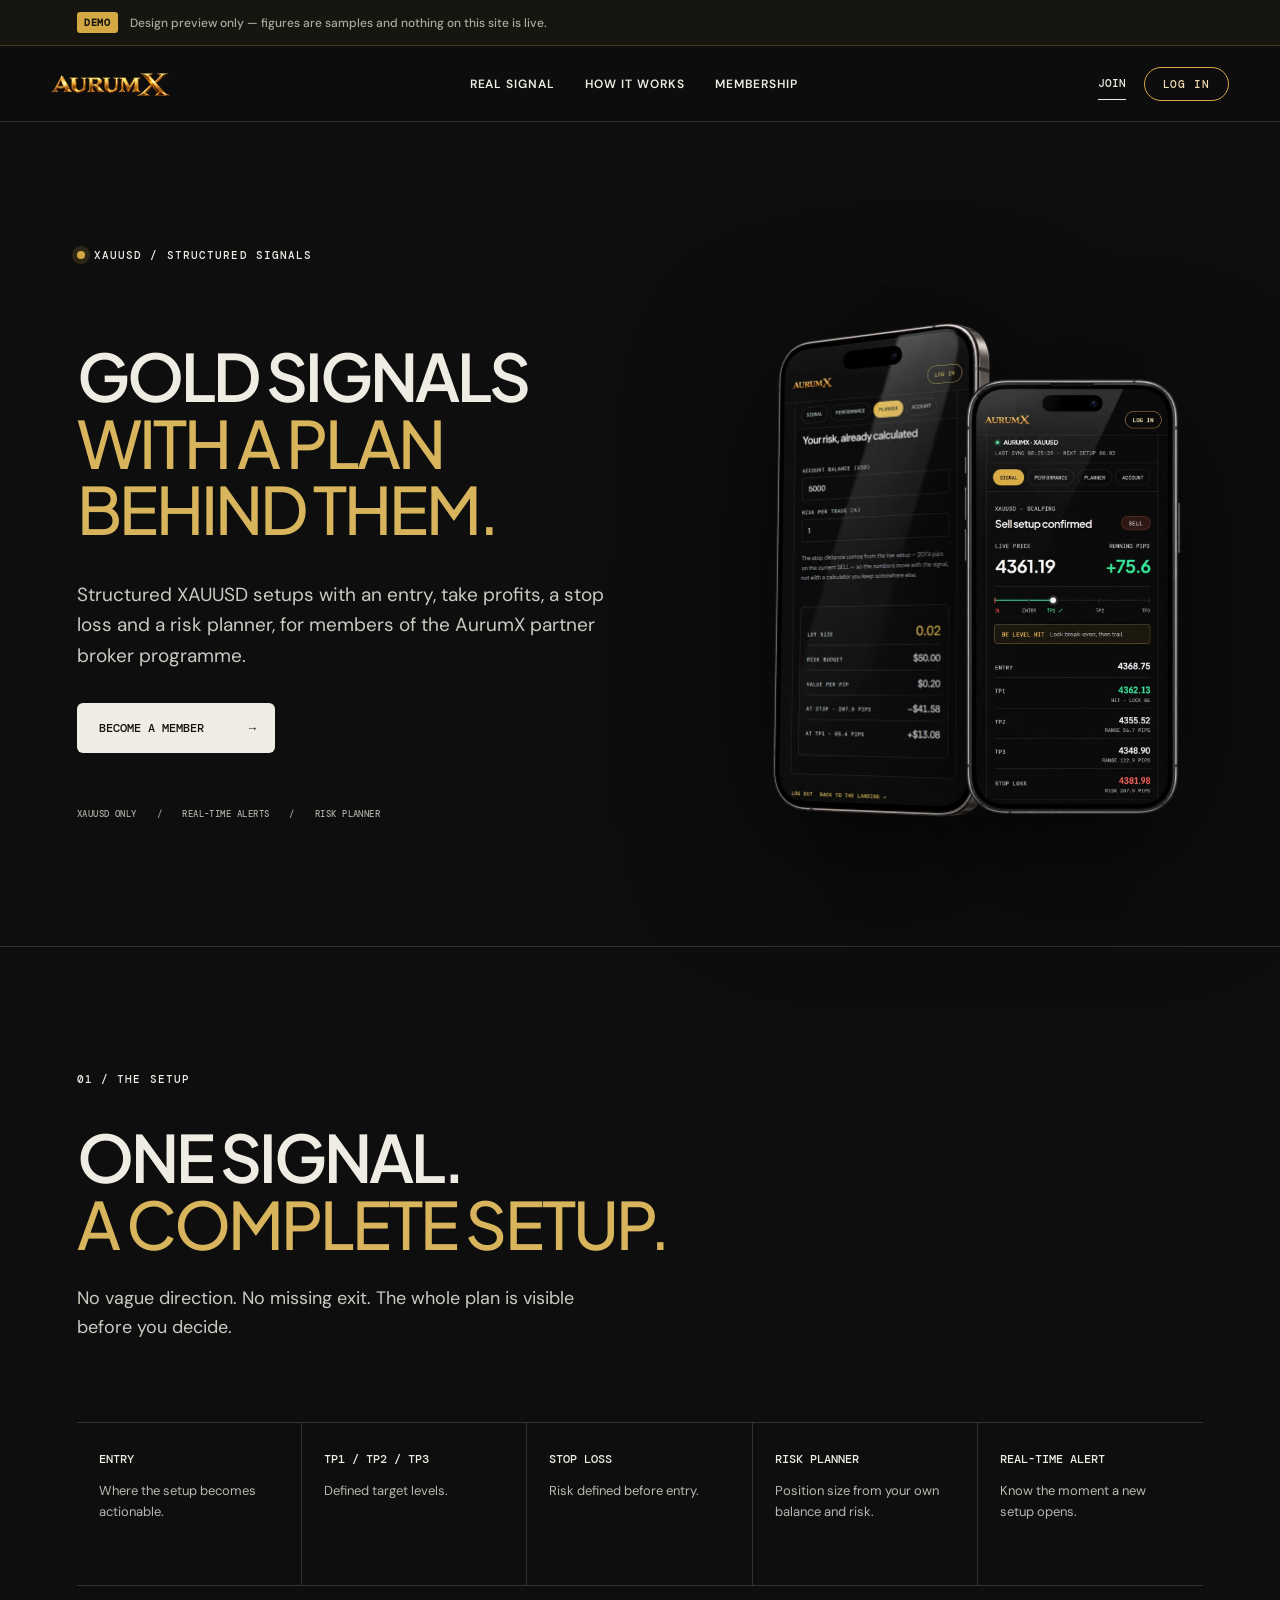
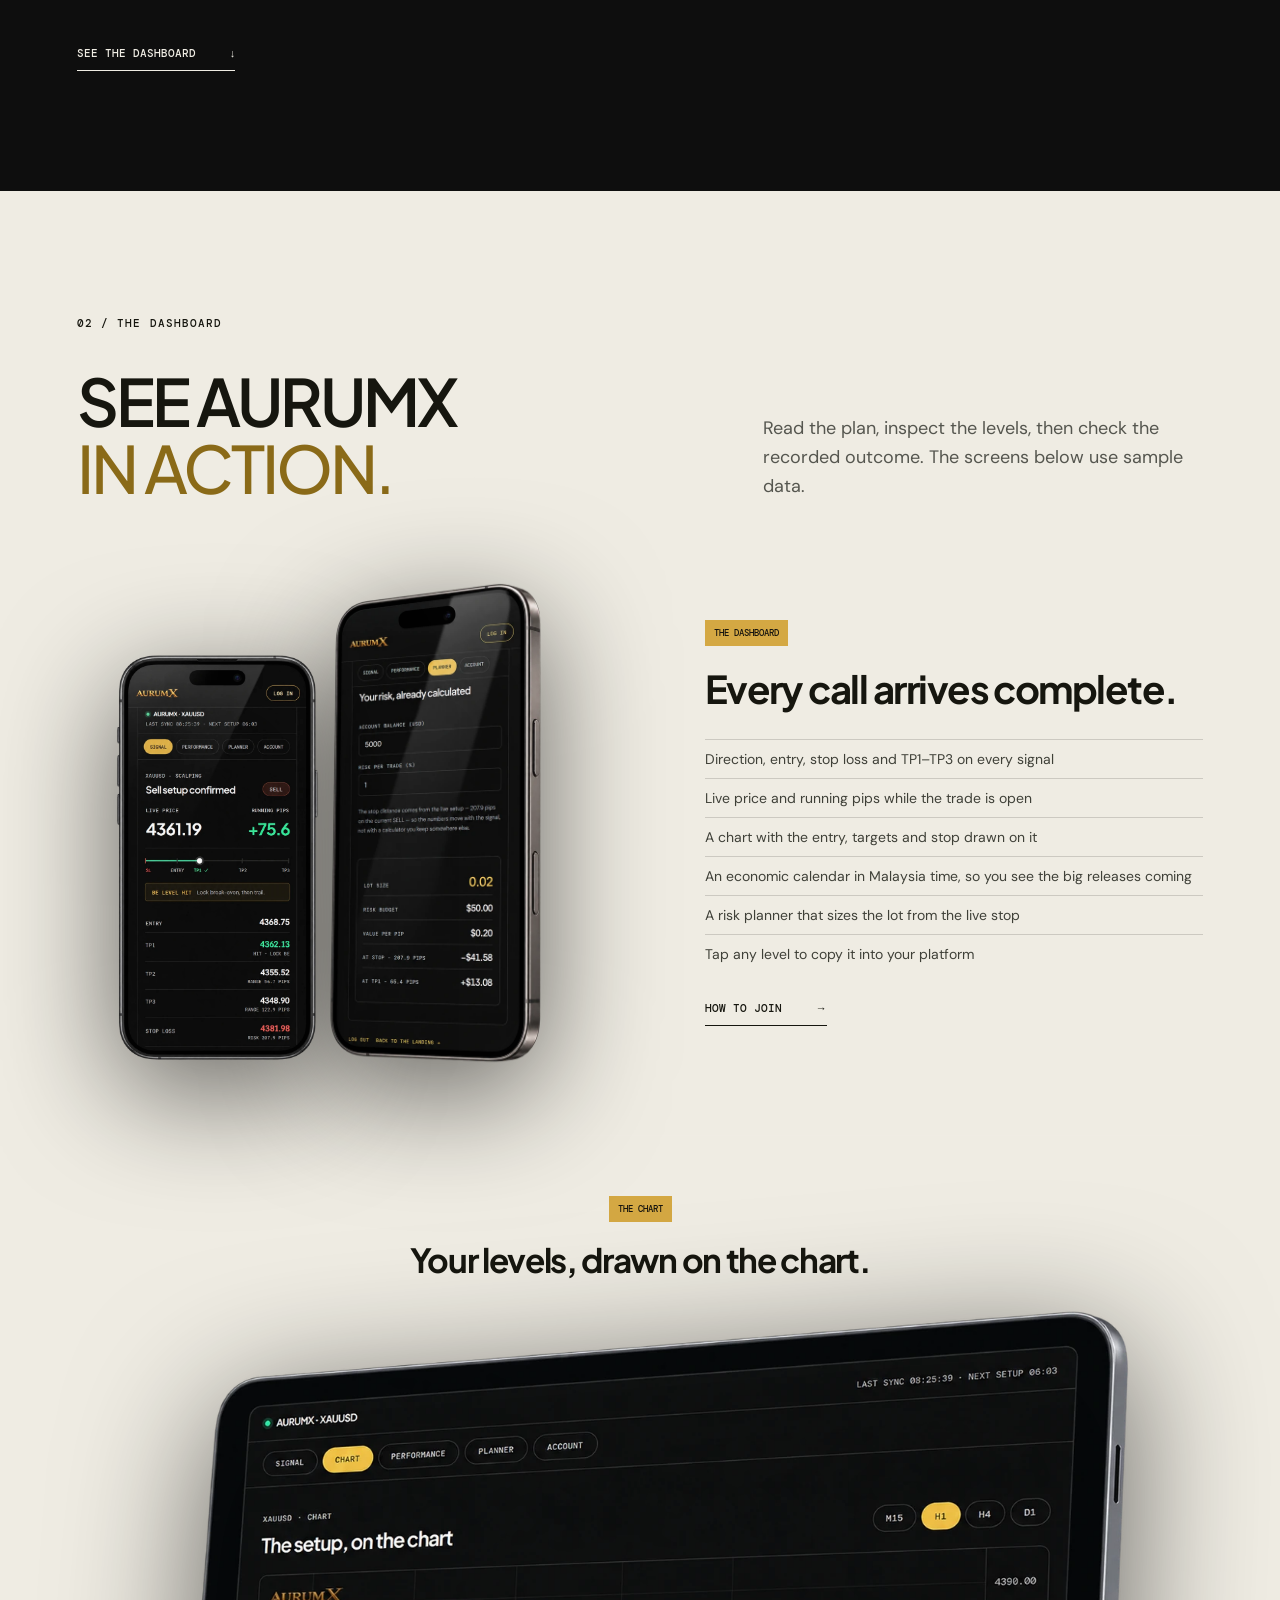
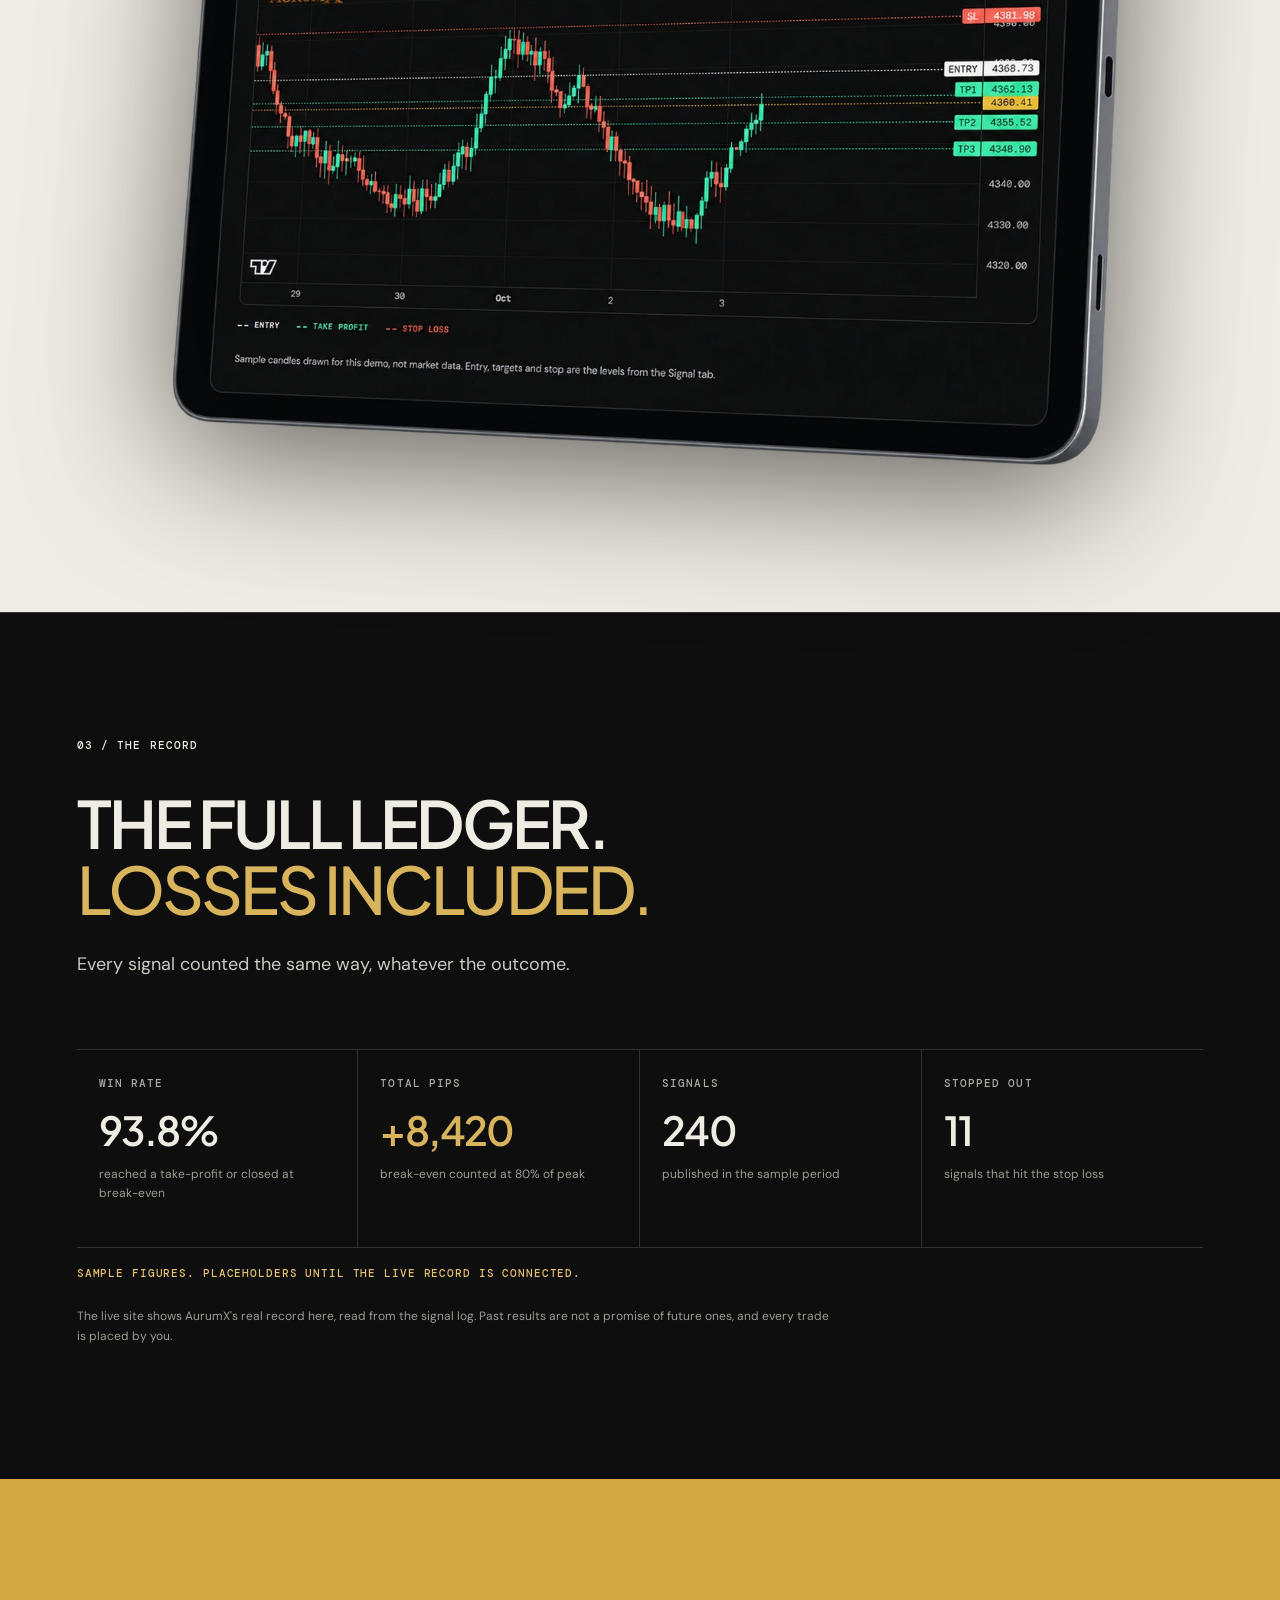
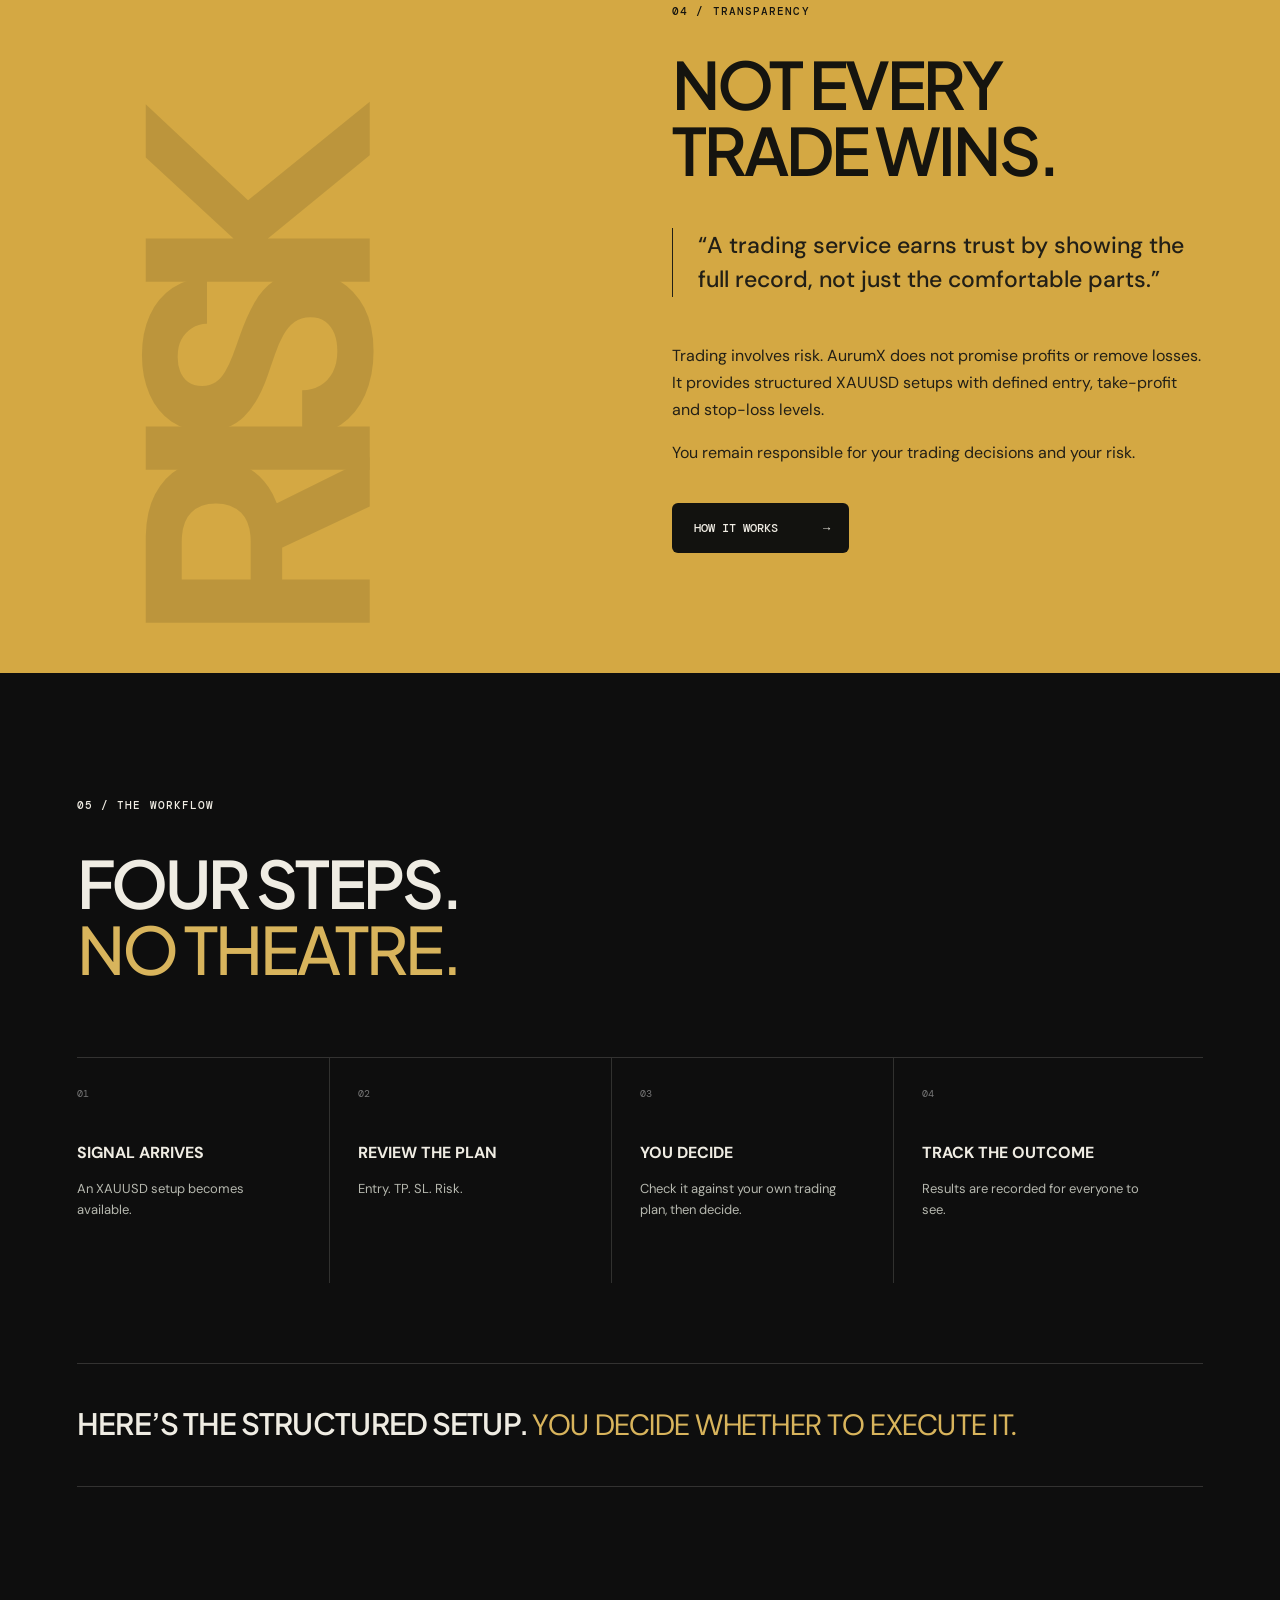
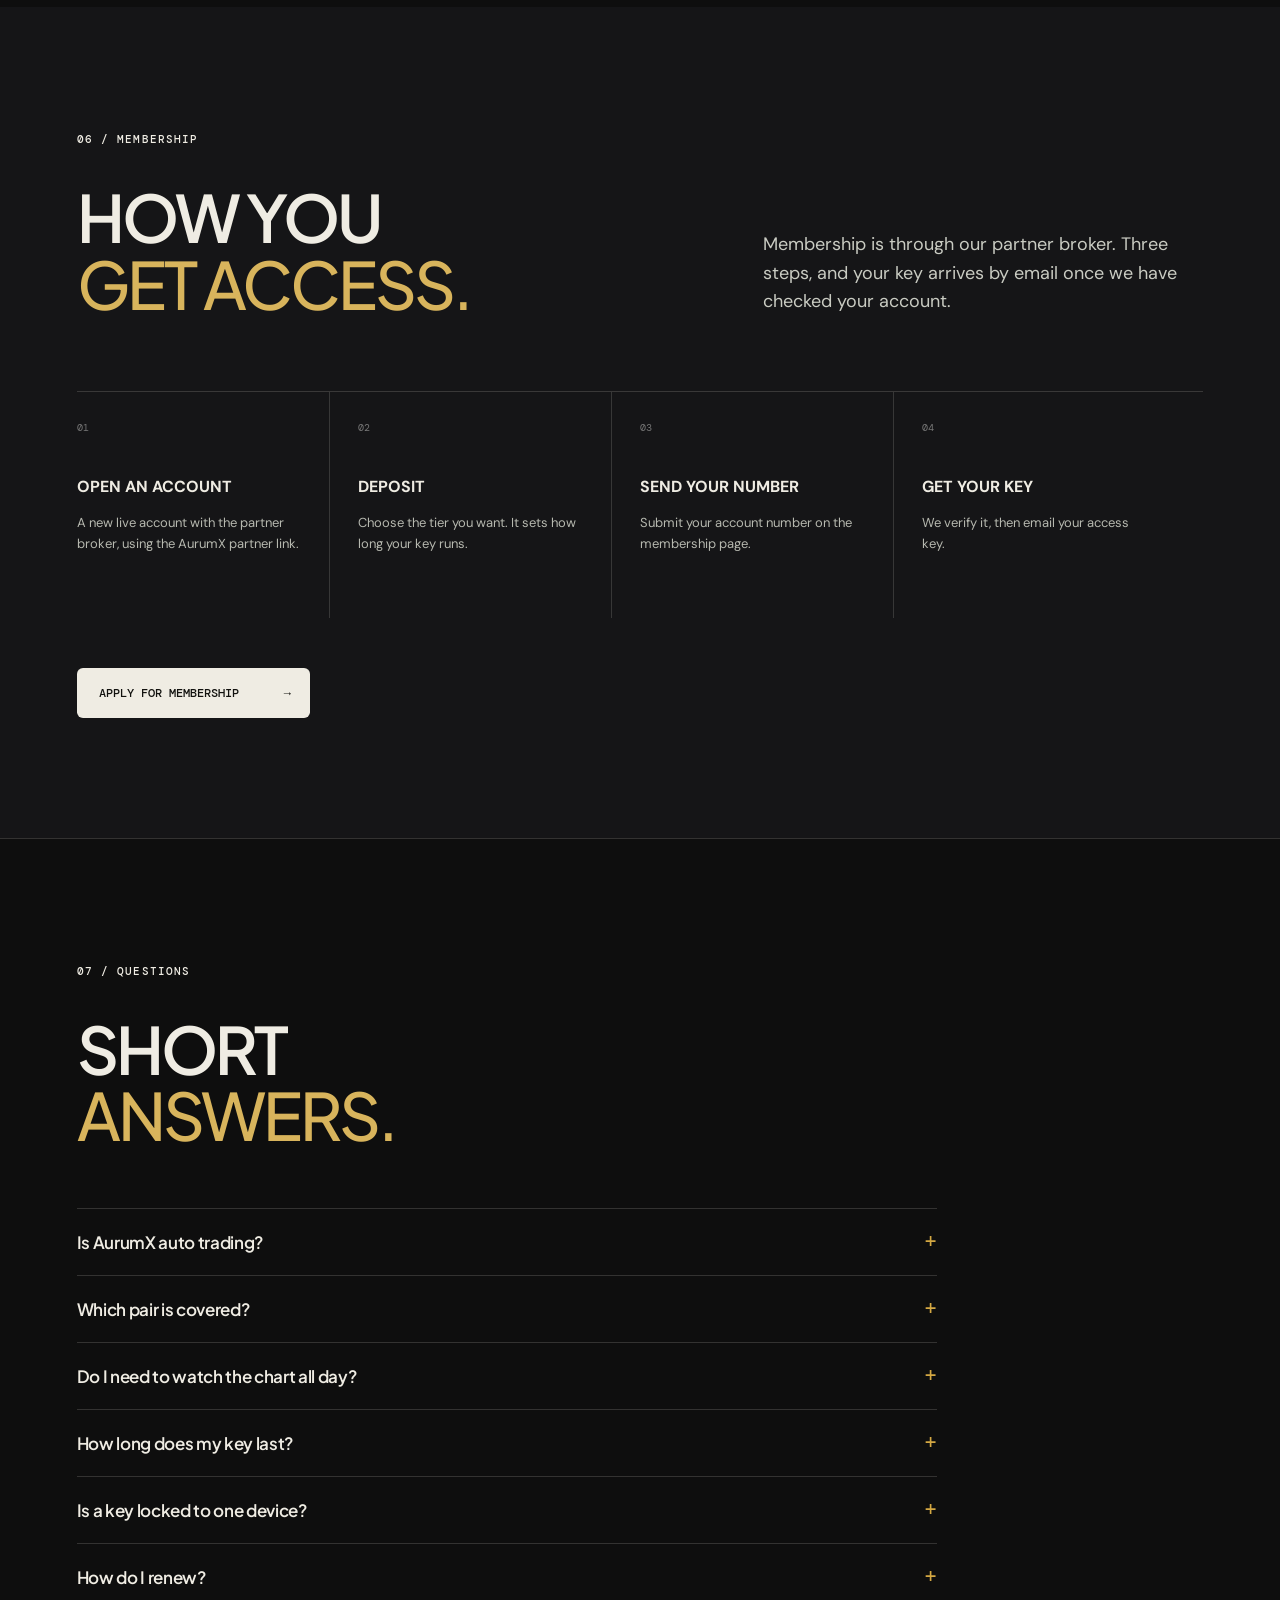
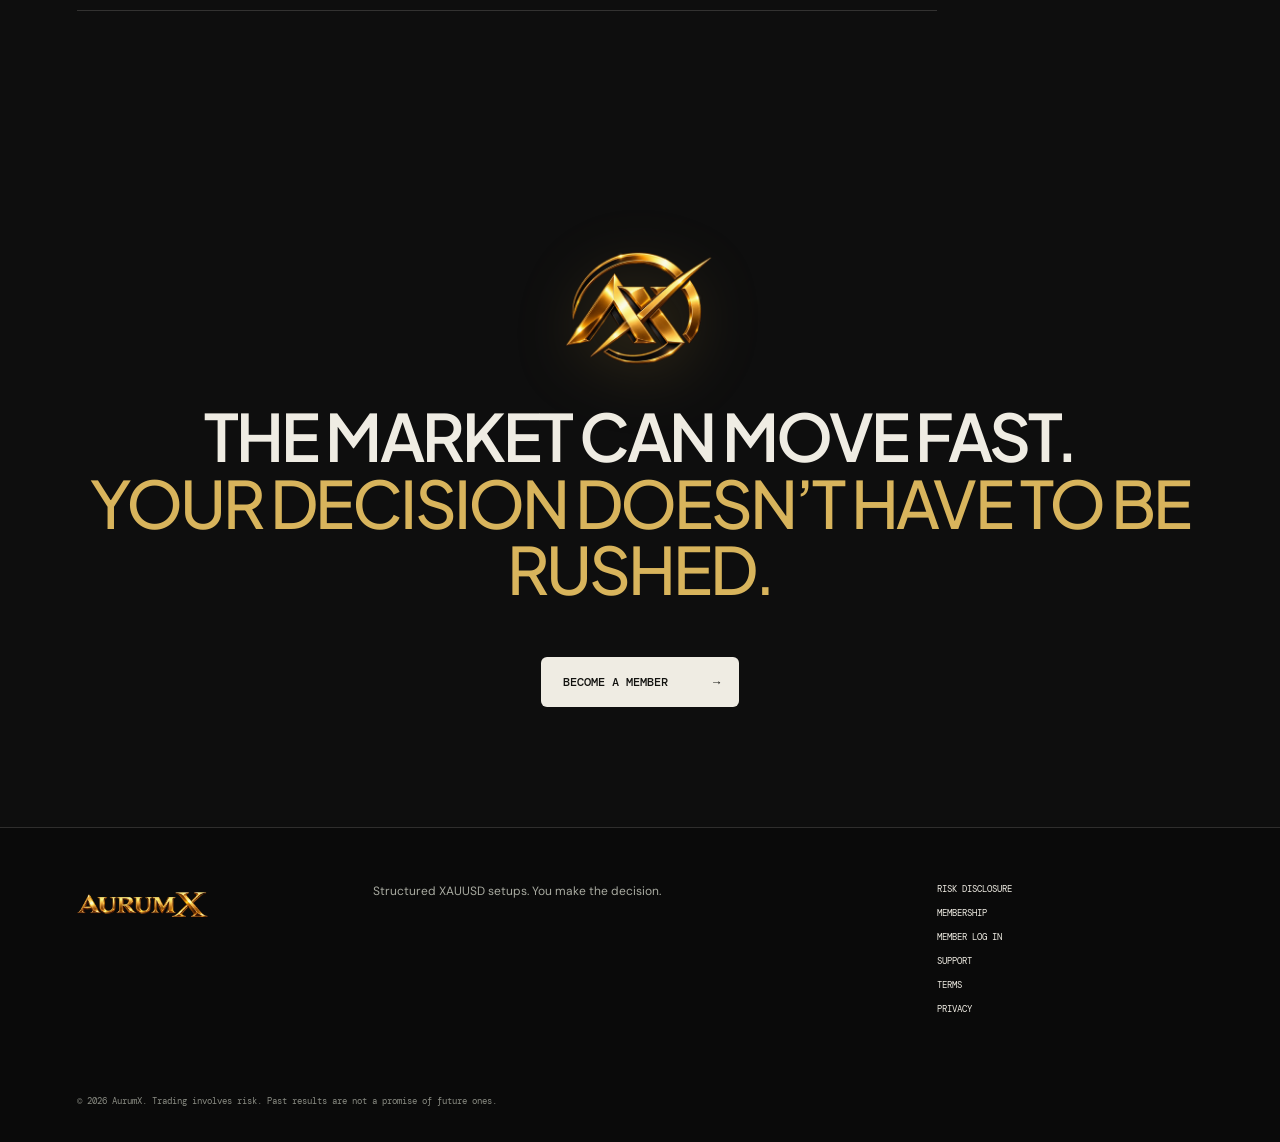
<file: index.html>
<!doctype html>
<html lang="en">
<head>
  <meta charset="utf-8">
  <meta name="viewport" content="width=device-width, initial-scale=1">
  <meta name="robots" content="noindex">
  <meta name="description" content="Structured XAUUSD gold signals with entry, take profit, stop loss and a risk planner. Join through the AurumX partner broker programme.">
  <meta name="theme-color" content="#0e0e0e">
  <meta property="og:type" content="website">
  <meta property="og:site_name" content="AurumX">
  <meta property="og:title" content="AurumX — XAUUSD Gold Signals With a Plan Behind Them">
  <meta property="og:description" content="Structured XAUUSD signals with entry, take profit, stop loss and a risk planner. Join via the partner broker.">
  <meta property="og:image" content="https://aurumxmockup.vercel.app/assets/og-card.png">
  <meta property="og:image:type" content="image/png">
  <meta property="og:image:width" content="1200">
  <meta property="og:image:height" content="630">
  <meta property="og:image:alt" content="AurumX share card: gold signals with a plan behind them, two phones showing the signal and risk planner screens, and a Become a member button">
  <meta property="og:url" content="https://aurumxmockup.vercel.app/">
  <meta name="twitter:card" content="summary_large_image">
  <meta name="twitter:title" content="AurumX — XAUUSD Gold Signals With a Plan Behind Them">
  <meta name="twitter:description" content="Structured XAUUSD signals with entry, take profit, stop loss and a risk planner. Join via the partner broker.">
  <meta name="twitter:image" content="https://aurumxmockup.vercel.app/assets/og-card.png">
  <meta name="twitter:image:alt" content="AurumX share card: gold signals with a plan behind them, two phones showing the signal and risk planner screens, and a Become a member button">
  <link rel="icon" href="assets/favicon-32.png" sizes="32x32" type="image/png">
  <link rel="icon" href="assets/icon-192.png" sizes="192x192" type="image/png">
  <link rel="apple-touch-icon" href="assets/apple-touch-icon.png">
  <title>AurumX — XAUUSD Gold Signals With a Plan Behind Them</title>
  <link rel="preconnect" href="https://fonts.googleapis.com">
  <link rel="preconnect" href="https://fonts.gstatic.com" crossorigin>
  <link rel="stylesheet" href="https://fonts.googleapis.com/css2?family=DM+Mono:wght@400;500&family=DM+Sans:wght@400;500&family=Newsreader:ital@0;1&family=Plus+Jakarta+Sans:wght@500;600;700&display=swap">
  <link rel="stylesheet" href="assets/site.css">
</head>
<body>
  <div class="demo-strip"><b>DEMO</b> <span>Design preview only &mdash; figures are samples and nothing on this site is live.</span></div>
  <header class="site-header">
    <a class="brand" href="./" aria-label="AurumX home"><img src="assets/logo-wordmark.webp" width="420" height="134" alt="AurumX"></a>
    <nav aria-label="Main navigation">
      <a href="#signal">Real signal</a><a href="#process">How it works</a><a href="membership/">Membership</a>
    </nav>
    <div class="nav-actions">
      <a class="nav-cta" href="membership/">Join</a>
      <a class="nav-login" href="access/">Log in</a>
    </div>
  </header>

  <main id="top">
    <section class="hero section-pad">
      <div class="eyebrow"><i></i> XAUUSD / STRUCTURED SIGNALS</div>
      <div class="hero-grid">
        <div class="hero-copy">
          <h1>GOLD SIGNALS<br><em>WITH A PLAN BEHIND THEM.</em></h1>
          <p>Structured XAUUSD setups with an entry, take profits, a stop loss and a risk planner, for members of the AurumX partner broker programme.</p>
          <a class="button" href="membership/">Become a member <span>&rarr;</span></a>
          <div class="micro-strip"><span>XAUUSD ONLY</span><span>REAL-TIME ALERTS</span><span>RISK PLANNER</span></div>
        </div>
        <div class="hero-shots" aria-label="The AurumX dashboard on a phone">
          <img class="b" src="assets/mock-phone-planner-angle.webp" width="620" height="1004" alt="AurumX risk planner: lot size, risk budget and value per pip" fetchpriority="high">
          <img class="a" src="assets/mock-phone-signal.webp" width="620" height="1271" alt="AurumX signal tab: live price, entry, take profits and stop loss">
        </div>
      </div>
    </section>

    <section class="receive section-pad">
      <div class="section-intro"><span>01 / THE SETUP</span><h2>ONE SIGNAL.<br><em>A COMPLETE SETUP.</em></h2><p>No vague direction. No missing exit. The whole plan is visible before you decide.</p></div>
      <div class="receive-grid">
        <article><b>ENTRY</b><p>Where the setup becomes actionable.</p></article>
        <article><b>TP1 / TP2 / TP3</b><p>Defined target levels.</p></article>
        <article><b>STOP LOSS</b><p>Risk defined before entry.</p></article>
        <article><b>RISK PLANNER</b><p>Position size from your own balance and risk.</p></article>
        <article><b>REAL-TIME ALERT</b><p>Know the moment a new setup opens.</p></article>
      </div>
      <a class="text-link" href="#signal">See the dashboard <span>&darr;</span></a>
    </section>

    <section id="signal" class="proof section-pad">
      <div class="section-intro horizontal"><div><span>02 / THE DASHBOARD</span><h2>SEE AURUMX<br><em>IN ACTION.</em></h2></div><p>Read the plan, inspect the levels, then check the recorded outcome. The screens below use sample data.</p></div>
      <div class="shots">
        <div class="shots-phones">
          <img class="a" src="assets/mock-phone-signal.webp" width="620" height="1271" alt="AurumX signal tab" loading="lazy" decoding="async">
          <img class="b" src="assets/mock-phone-planner-angle.webp" width="620" height="1004" alt="AurumX risk planner" loading="lazy" decoding="async">
        </div>
        <div class="shots-copy">
          <span class="demo-badge">THE DASHBOARD</span>
          <h3>Every call arrives complete.</h3>
          <ul>
            <li>Direction, entry, stop loss and TP1&ndash;TP3 on every signal</li>
            <li>Live price and running pips while the trade is open</li>
            <li>A chart with the entry, targets and stop drawn on it</li>
            <li>An economic calendar in Malaysia time, so you see the big releases coming</li>
            <li>A risk planner that sizes the lot from the live stop</li>
            <li>Tap any level to copy it into your platform</li>
          </ul>
          <a class="text-link" href="membership/" style="margin-top:28px">How to join <span>&rarr;</span></a>
        </div>
      </div>

      <div class="tablet-shot">
        <span class="demo-badge">THE CHART</span>
        <h3 style="font-family:'Plus Jakarta Sans',sans-serif;font-size:clamp(26px,2.6vw,38px);letter-spacing:-.04em;margin:16px 0 30px">Your levels, drawn on the chart.</h3>
        <img src="assets/mock-tablet-chart.webp" width="1280" height="1015" alt="AurumX chart on a tablet: entry, three take-profit levels and the stop loss drawn on the candles" loading="lazy" decoding="async">
      </div>
    </section>

    <section class="receive section-pad">
      <div class="section-intro"><span>03 / THE RECORD</span><h2>THE FULL LEDGER.<br><em>LOSSES INCLUDED.</em></h2><p>Every signal counted the same way, whatever the outcome.</p></div>
      <div class="record-grid">
        <article><b>WIN RATE</b><strong>93.8%</strong><small>reached a take-profit or closed at break-even</small></article>
        <article><b>TOTAL PIPS</b><strong class="gold">+8,420</strong><small>break-even counted at 80% of peak</small></article>
        <article><b>SIGNALS</b><strong>240</strong><small>published in the sample period</small></article>
        <article><b>STOPPED OUT</b><strong>11</strong><small>signals that hit the stop loss</small></article>
      </div>
      <p class="sample-line">SAMPLE FIGURES. PLACEHOLDERS UNTIL THE LIVE RECORD IS CONNECTED.</p>
      <p class="record-note">The live site shows AurumX's real record here, read from the signal log. Past results are not a promise of future ones, and every trade is placed by you.</p>
    </section>

    <section id="transparency" class="transparency section-pad">
      <div class="risk-word" aria-hidden="true">RISK</div>
      <div class="transparency-copy"><span>04 / TRANSPARENCY</span><h2>NOT EVERY<br>TRADE WINS.</h2><blockquote>&ldquo;A trading service earns trust by showing the full record, not just the comfortable parts.&rdquo;</blockquote><p>Trading involves risk. AurumX does not promise profits or remove losses. It provides structured XAUUSD setups with defined entry, take-profit and stop-loss levels.</p><p>You remain responsible for your trading decisions and your risk.</p><a class="button light" href="#process">How it works <span>&rarr;</span></a></div>
    </section>

    <section id="process" class="process section-pad">
      <div class="section-intro"><span>05 / THE WORKFLOW</span><h2>FOUR STEPS.<br><em>NO THEATRE.</em></h2></div>
      <div class="steps">
        <article><i>01</i><h3>SIGNAL ARRIVES</h3><p>An XAUUSD setup becomes available.</p></article>
        <article><i>02</i><h3>REVIEW THE PLAN</h3><p>Entry. TP. SL. Risk.</p></article>
        <article><i>03</i><h3>YOU DECIDE</h3><p>Check it against your own trading plan, then decide.</p></article>
        <article><i>04</i><h3>TRACK THE OUTCOME</h3><p>Results are recorded for everyone to see.</p></article>
      </div>
      <div class="manifesto">HERE&rsquo;S THE STRUCTURED SETUP. <em>YOU DECIDE WHETHER TO EXECUTE IT.</em></div>
    </section>

    <section id="join" class="pricing section-pad">
      <div class="section-intro horizontal"><div><span>06 / MEMBERSHIP</span><h2>HOW YOU<br><em>GET ACCESS.</em></h2></div><p>Membership is through our partner broker. Three steps, and your key arrives by email once we have checked your account.</p></div>
      <div class="steps">
        <article><i>01</i><h3>OPEN AN ACCOUNT</h3><p>A new live account with the partner broker, using the AurumX partner link.</p></article>
        <article><i>02</i><h3>DEPOSIT</h3><p>Choose the tier you want. It sets how long your key runs.</p></article>
        <article><i>03</i><h3>SEND YOUR NUMBER</h3><p>Submit your account number on the membership page.</p></article>
        <article><i>04</i><h3>GET YOUR KEY</h3><p>We verify it, then email your access key.</p></article>
      </div>
      <a class="button" style="margin-top:50px" href="membership/">Apply for membership <span>&rarr;</span></a>
    </section>

    <section id="faq" class="faq section-pad">
      <div class="section-intro"><span>07 / QUESTIONS</span><h2>SHORT<br><em>ANSWERS.</em></h2></div>
      <div class="faq-list">
        <details><summary>Is AurumX auto trading?</summary><p>No. Every signal is a plan with an entry, take profits and a stop loss. You decide whether to place it, and you place it yourself.</p></details>
        <details><summary>Which pair is covered?</summary><p>Gold only: XAUUSD.</p></details>
        <details><summary>Do I need to watch the chart all day?</summary><p>No. Wait for the alert, review the plan, and take only the setups that fit your own risk.</p></details>
        <details><summary>How long does my key last?</summary><p>It depends on your deposit tier. A key runs on calendar days; trading days are Monday to Friday, so the count depends on the day you start.</p></details>
        <details><summary>Is a key locked to one device?</summary><p>No. A key is for one person, not one device.</p></details>
        <details><summary>How do I renew?</summary><p>Apply again on the membership page. Days are added to what is left on your key.</p></details>
      </div>
    </section>

    <section id="contact" class="closing section-pad"><img class="seal" src="assets/logo-emblem.webp" width="640" height="479" alt="AurumX emblem" loading="lazy" decoding="async"><h2>THE MARKET CAN MOVE FAST.<br><em>YOUR DECISION DOESN&rsquo;T HAVE TO BE RUSHED.</em></h2><a class="button" href="membership/">Become a member <span>&rarr;</span></a></section>
  </main>
  <footer><a class="brand" href="./" aria-label="AurumX home"><img src="assets/logo-wordmark.webp" width="420" height="134" alt="AurumX"></a><p>Structured XAUUSD setups. You make the decision.</p><div><a href="#transparency">Risk disclosure</a><a href="membership/">Membership</a><a href="access/">Member log in</a><a href="support/">Support</a><a href="terms/">Terms</a><a href="privacy/">Privacy</a></div><small>&copy; 2026 AurumX. Trading involves risk. Past results are not a promise of future ones.</small></footer>

</body>
</html>
</file>
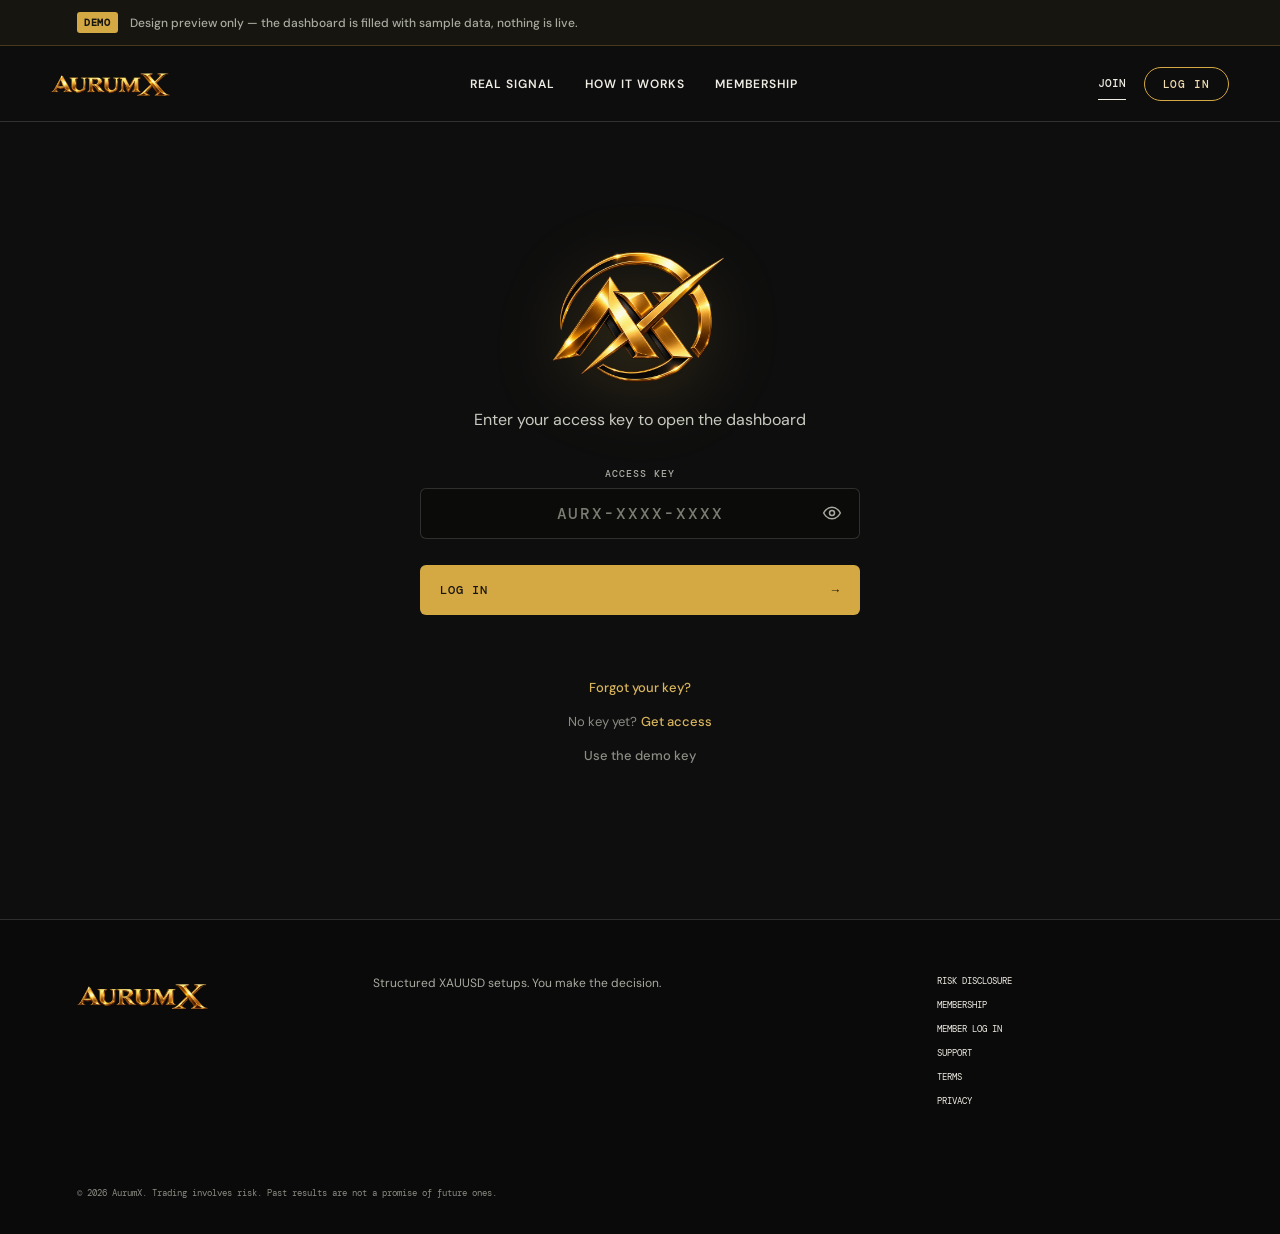
<file: access/index.html>
<!doctype html>
<html lang="en">
<head>
  <meta charset="utf-8">
  <meta name="viewport" content="width=device-width, initial-scale=1">
  <meta name="robots" content="noindex">
  <meta name="description" content="Member access to the AurumX dashboard — one key, no password.">
  <meta name="theme-color" content="#0e0e0e">
  <meta property="og:type" content="website">
  <meta property="og:site_name" content="AurumX">
  <meta property="og:title" content="Member Access — AurumX">
  <meta property="og:description" content="Member access to the AurumX dashboard — one key, no password.">
  <meta property="og:image" content="https://aurumxmockup.vercel.app/assets/og-card.png">
  <meta property="og:image:type" content="image/png">
  <meta property="og:image:width" content="1200">
  <meta property="og:image:height" content="630">
  <meta property="og:image:alt" content="AurumX share card: gold signals with a plan behind them, two phones showing the signal and risk planner screens, and a Become a member button">
  <meta name="twitter:card" content="summary_large_image">
  <meta name="twitter:title" content="Member Access — AurumX">
  <meta name="twitter:description" content="Member access to the AurumX dashboard — one key, no password.">
  <meta name="twitter:image" content="https://aurumxmockup.vercel.app/assets/og-card.png">
  <meta name="twitter:image:alt" content="AurumX share card: gold signals with a plan behind them, two phones showing the signal and risk planner screens, and a Become a member button">
  <link rel="icon" href="../assets/favicon-32.png" sizes="32x32" type="image/png">
  <link rel="icon" href="../assets/icon-192.png" sizes="192x192" type="image/png">
  <link rel="apple-touch-icon" href="../assets/apple-touch-icon.png">
  <title>Member Access — AurumX</title>
  <link rel="preconnect" href="https://fonts.googleapis.com">
  <link rel="preconnect" href="https://fonts.gstatic.com" crossorigin>
  <link rel="stylesheet" href="https://fonts.googleapis.com/css2?family=DM+Mono:wght@400;500&family=DM+Sans:wght@400;500&family=Newsreader:ital@0;1&family=Plus+Jakarta+Sans:wght@500;600;700&display=swap">
  <link rel="stylesheet" href="../assets/site.css">
<style>

/* ── the member console ─────────────────────────────────────────────────────
   Gold stays the chrome accent, exactly as on the landing. Inside the console
   colour carries meaning instead: emerald = live / target reached, red = stop,
   so a member reads outcome before they read words. */
:root{--live:#3ddc97;--stop:#e0644f}
.gate{display:grid;grid-template-columns:1.05fr .95fr;gap:6vw;align-items:start;margin-top:58px}
.gate-copy ul{list-style:none;padding:0;margin:30px 0 0;display:grid;gap:11px;max-width:460px}
.gate-copy li{border-top:1px solid var(--line);padding-top:11px;font-size:14px;color:#c9cbc2}
.console{margin-top:16px;border:1px solid var(--line);border-radius:12px;overflow:hidden;background:#0c0c0b}
.console-top{display:flex;align-items:center;justify-content:space-between;gap:18px;padding:16px 20px;border-bottom:1px solid var(--line);font:400 10px DM Mono,monospace;color:#9b9d93}
.console-top b{display:flex;align-items:center;gap:9px;font:600 13px 'Plus Jakarta Sans',sans-serif;letter-spacing:-.02em;color:#efece3}
.console-top b i{width:7px;height:7px;border-radius:50%;background:var(--live);box-shadow:0 0 0 4px rgba(61,220,151,.16)}
.tabs{display:flex;gap:8px;padding:14px 20px;border-bottom:1px solid var(--line);overflow-x:auto}
.tabs button{white-space:nowrap;background:transparent;border:1px solid var(--line);border-radius:999px;padding:9px 17px;font:500 10px DM Mono,monospace;letter-spacing:.08em;text-transform:uppercase;color:#a9aba1;cursor:pointer}
.tabs button[aria-selected=true]{background:#d4a843;border-color:#d4a843;color:#17150f}
.panel{display:none;padding:30px 24px 36px}
.panel.open{display:block}
.panel-head{display:flex;align-items:flex-end;justify-content:space-between;gap:20px;flex-wrap:wrap}
.panel-head span{font:500 10px DM Mono,monospace;letter-spacing:.1em;color:#a9aba1}
.panel-head h2{font-family:'Plus Jakarta Sans',sans-serif;font-size:26px;letter-spacing:-.035em;font-weight:600;margin:10px 0 0}
.pill-sell{background:rgba(224,100,79,.14);border:1px solid rgba(224,100,79,.5);color:var(--stop);border-radius:999px;padding:7px 15px;font:500 10px DM Mono,monospace;letter-spacing:.1em}
.price-row{display:flex;align-items:flex-end;justify-content:space-between;gap:24px;flex-wrap:wrap;margin-top:28px;padding-bottom:24px;border-bottom:1px solid var(--line)}
.price-row b{display:block;font:500 10px DM Mono,monospace;letter-spacing:.1em;color:#a9aba1}
.price-row strong{display:block;margin-top:12px;font-family:'Plus Jakarta Sans',sans-serif;font-size:clamp(40px,5vw,60px);font-weight:600;letter-spacing:-.045em}
.price-row .pips strong{color:var(--live);text-align:right}
.rail{margin-top:30px}
.rail-track{position:relative;height:3px;background:#24241f;border-radius:3px}
.rail-fill{position:absolute;inset:0 62% 0 0;background:var(--live);border-radius:3px}
.rail-track i{position:absolute;top:50%;width:2px;height:11px;background:#3a3a33;transform:translate(-50%,-50%)}
.rail-track i.now{width:13px;height:13px;border-radius:50%;background:#efece3;box-shadow:0 0 0 4px rgba(239,236,227,.12)}
.rail-track i.hit{background:var(--live)}
.rail-track i.stop{background:var(--stop)}
.rail-labels{position:relative;height:14px;margin-top:14px;font:400 9px DM Mono,monospace;color:#9b9d93}
.rail-labels span{position:absolute;transform:translateX(-50%);white-space:nowrap}
.rail-labels span:first-child{transform:none}
.rail-labels span:last-child{transform:translateX(-100%)}
.rail-labels span.hit{color:var(--live)}
.rail-labels span.stop{color:var(--stop)}
.be-note{display:flex;align-items:center;gap:11px;margin-top:26px;border:1px solid rgba(212,168,67,.4);background:rgba(212,168,67,.08);border-radius:8px;padding:14px 16px}
.be-note b{font:500 11px DM Mono,monospace;letter-spacing:.08em;color:#e2bf72}
.be-note small{color:#a9aba1;font-size:12px}
.levels{margin:30px 0 0}
.levels div{display:flex;justify-content:space-between;align-items:baseline;gap:18px;padding:15px 0;border-bottom:1px solid var(--line)}
.levels dt{font:500 10px DM Mono,monospace;letter-spacing:.1em;color:#a9aba1}
.levels dd{margin:0;text-align:right;font-family:'Plus Jakarta Sans',sans-serif;font-size:21px;font-weight:600;letter-spacing:-.03em;font-variant-numeric:tabular-nums}
.levels dd small{display:block;margin-top:5px;font:400 10px DM Mono,monospace;letter-spacing:.04em;color:#9b9d93}
.levels dd.hit{color:var(--live)}
.levels dd.stop{color:var(--stop)}
.stat-grid{display:grid;grid-template-columns:1fr 1fr;border:1px solid var(--line);border-radius:10px;margin-top:26px;overflow:hidden}
.stat-grid article{padding:24px 22px;border-right:1px solid var(--line)}
.stat-grid article:last-child{border-right:0}
.stat-grid b{font:500 10px DM Mono,monospace;letter-spacing:.1em;color:#a9aba1}
.stat-grid strong{display:block;margin-top:12px;font-family:'Plus Jakarta Sans',sans-serif;font-size:clamp(34px,4vw,48px);font-weight:600;letter-spacing:-.045em}
.stat-grid strong.gold{color:#d8b45c}
.mini-grid{display:grid;grid-template-columns:repeat(4,1fr);border:1px solid var(--line);border-top:0;border-radius:0 0 10px 10px;margin-top:-10px;overflow:hidden}
.mini-grid article{padding:18px 20px;border-right:1px solid var(--line)}
.mini-grid article:last-child{border-right:0}
.mini-grid b{font:500 9px DM Mono,monospace;letter-spacing:.1em;color:#a9aba1}
.mini-grid strong{display:block;margin-top:8px;font-family:'Plus Jakarta Sans',sans-serif;font-size:24px;font-weight:600;letter-spacing:-.03em}
.mini-grid strong.live{color:var(--live)}
.mini-grid strong.stop{color:var(--stop)}
.bars{margin-top:34px}
.bars h3,.history h3{font:500 10px DM Mono,monospace;letter-spacing:.1em;color:#a9aba1;margin:0 0 18px;text-transform:uppercase}
.bar{margin-bottom:15px}
.bar-top{display:flex;justify-content:space-between;font:400 11px DM Mono,monospace;color:#c9cbc2}
.bar-track{margin-top:7px;height:4px;background:#1d1d19;border-radius:4px;overflow:hidden}
.bar-track span{display:block;height:100%;background:var(--live);border-radius:4px}
.bar-track span.stop{background:var(--stop)}
.history{margin-top:38px;border-top:1px solid var(--line);padding-top:26px}
.history>div{display:grid;grid-template-columns:64px 1fr auto;gap:18px;align-items:center;padding:13px 0;border-bottom:1px solid var(--line)}
.history i{font:500 9px DM Mono,monospace;letter-spacing:.08em;text-align:center;border:1px solid var(--line);border-radius:4px;padding:5px 0;color:#c9cbc2;font-style:normal}
.history b{font:600 14px 'Plus Jakarta Sans',sans-serif}
.history small{display:block;margin-top:3px;font:400 10px DM Mono,monospace;color:#9b9d93}
.history em{font-style:normal;font-family:'Plus Jakarta Sans',sans-serif;font-weight:600;font-size:16px;font-variant-numeric:tabular-nums;color:var(--live)}
.history em.flat{color:#9b9d93}
.planner{display:grid;grid-template-columns:.9fr 1.1fr;gap:5vw;margin-top:28px}
.planner-out{border:1px solid var(--line);border-radius:10px;padding:26px 24px;background:#0f0f0e;align-self:start}
.planner-out div{display:flex;justify-content:space-between;align-items:baseline;gap:16px;padding:14px 0;border-bottom:1px solid var(--line)}
.planner-out div:last-child{border-bottom:0}
.planner-out dt{font:500 10px DM Mono,monospace;letter-spacing:.1em;color:#a9aba1}
.planner-out dd{margin:0;font-family:'Plus Jakarta Sans',sans-serif;font-size:22px;font-weight:600;letter-spacing:-.03em;font-variant-numeric:tabular-nums}
.planner-out dd.gold{color:#d8b45c;font-size:32px}
.account-grid{display:grid;grid-template-columns:repeat(3,1fr);border:1px solid var(--line);border-radius:10px;overflow:hidden;margin-top:28px}
.account-grid article{padding:22px;border-right:1px solid var(--line)}
.account-grid article:last-child{border-right:0}
.account-grid b{font:500 10px DM Mono,monospace;letter-spacing:.1em;color:#a9aba1}
.account-grid strong{display:block;margin-top:12px;font-family:'Plus Jakarta Sans',sans-serif;font-size:22px;font-weight:600;letter-spacing:-.03em}
.key-row{display:flex;align-items:center;gap:14px;flex-wrap:wrap;margin-top:26px;border:1px solid var(--line);border-radius:10px;padding:18px 20px;background:#0f0f0e}
.key-row code{font:500 17px DM Mono,monospace;letter-spacing:.2em;color:#f0dcae}
.key-row button{margin-left:auto}
.switch-row{display:flex;align-items:center;justify-content:space-between;gap:20px;flex-wrap:wrap;margin-top:18px;border:1px solid var(--line);border-radius:10px;padding:18px 20px}
.switch-row p{margin:0;font-size:13px;color:#a9aba1;max-width:440px}
.switch{position:relative;width:52px;height:28px;border-radius:999px;background:#24241f;border:1px solid var(--line);cursor:pointer}
.switch:after{content:'';position:absolute;top:3px;left:3px;width:20px;height:20px;border-radius:50%;background:#9b9d93;transition:.18s}
.switch[aria-checked=true]{background:rgba(61,220,151,.2);border-color:rgba(61,220,151,.55)}
.switch[aria-checked=true]:after{left:27px;background:var(--live)}
@media(max-width:600px){
  /* all four tabs should fit without a sideways nudge */
  .console-top{flex-direction:column;align-items:flex-start;gap:8px}
  /* the tab row is the console's whole navigation — on a phone it scrolled
     away behind the header the moment you read the first panel */
  /* sticky needs a scrollport: the console's own overflow clip cancelled it */
  .console{overflow:visible}
  .tabs{gap:6px;padding:12px 14px;position:sticky;top:75px;z-index:10;background:#0c0c0b}
  .tabs button{padding:10px 12px;font-size:10px;letter-spacing:.05em}
  .panel{padding:22px 15px 28px}
  .panel-head h2{font-size:22px}
  .price-row strong{font-size:38px}
  .levels dd{font-size:19px}
  .history>div{grid-template-columns:52px 1fr auto;gap:12px}
  .history b{font-size:13px}
  .history em{font-size:15px}
  .planner-out{padding:22px 18px}
  .planner-out dd{font-size:19px}
  .planner-out dd.gold{font-size:27px}
  .key-row code{font-size:15px}
  .gate-copy li{font-size:13.5px}
  .console-top span,.panel-head span,.price-row b,.stat-grid b,.mini-grid b,
  .levels dt,.planner-out dt,.account-grid b,.bars h3,.history h3{font-size:11px}
  .rail-labels{font-size:10px}
  .bar-top{font-size:12px}
}
@media(max-width:900px){.gate,.planner{grid-template-columns:1fr;gap:34px}.stat-grid,.account-grid{grid-template-columns:1fr}.stat-grid article,.account-grid article{border-right:0;border-bottom:1px solid var(--line)}.mini-grid{grid-template-columns:1fr 1fr}.mini-grid article:nth-child(2){border-right:0}.panel{padding:24px 18px 30px}}

.announce{padding:13px 20px;background:rgba(212,168,67,.1);border-bottom:1px solid rgba(212,168,67,.35);font-size:13.5px;line-height:1.55;color:#f0dcae}
.announce b{font:500 10px DM Mono,monospace;letter-spacing:.1em;margin-right:10px;color:#e2bf72}

.cal-note{margin:22px 0 0;font:500 10px DM Mono,monospace;letter-spacing:.1em;color:#a9aba1;text-transform:uppercase}
.cal-day{margin-top:30px}
.cal-day>h3{font:500 10px DM Mono,monospace;letter-spacing:.1em;color:#a9aba1;text-transform:uppercase;margin:0;padding-bottom:12px;border-bottom:1px solid var(--line)}
.cal-row{display:grid;grid-template-columns:58px 52px 1fr auto;gap:14px;align-items:center;padding:16px 0;border-bottom:1px solid var(--line)}
.cal-time{font:500 13px DM Mono,monospace;color:#efece3;font-variant-numeric:tabular-nums}
.cal-cur{font:500 10px DM Mono,monospace;letter-spacing:.06em;border:1px solid var(--line);border-radius:4px;padding:5px 0;text-align:center;color:#c9cbc2}
.cal-cur.usd{border-color:rgba(212,168,67,.55);color:#e2bf72}
.cal-name b{display:block;font:600 14px 'Plus Jakarta Sans',sans-serif;letter-spacing:-.01em;color:#efece3}
.cal-name .imp{margin-top:7px}
.imp{display:inline-flex;align-items:center;gap:4px;font:500 9px DM Mono,monospace;letter-spacing:.08em;color:#9b9d93}
.imp i{width:6px;height:6px;border-radius:50%;background:#2a2a26}
.imp.high i{background:var(--stop)}
.imp.med i:nth-child(-n+2){background:#d4a843}
.imp.low i:first-child{background:#7b7d73}
.imp span{margin-left:6px}
.cal-vals{display:grid;grid-template-columns:repeat(3,64px);gap:8px;text-align:right}
.cal-vals div b{display:block;font:500 9px DM Mono,monospace;letter-spacing:.08em;color:#8b8d84}
.cal-vals div span{display:block;margin-top:4px;font:500 13px DM Mono,monospace;color:#efece3;font-variant-numeric:tabular-nums}
.cal-vals div span.act{color:#f0dcae}
.cal-empty{padding:30px 0;color:#9b9d93;font-size:14px}
@media(max-width:700px){.cal-row{grid-template-columns:54px 1fr;row-gap:10px}.cal-name{grid-column:2}.cal-vals{grid-column:1 / -1;grid-template-columns:repeat(3,1fr);text-align:left;padding-top:2px}.cal-cur{width:48px}.cal-time{align-self:start}}

.gate-min{display:flex;flex-direction:column;align-items:center;text-align:center;min-height:64vh;justify-content:center;padding:40px 0 24px}
.gate-min .gate-logo{height:136px;width:auto;display:block;margin:0 0 22px;filter:drop-shadow(0 16px 34px rgba(212,168,67,.2))}
.gate-prompt{margin:0 0 34px;color:#c9cbc2;font-size:16px;line-height:1.55}
.gate-form{width:100%;max-width:440px}
.gate-form .field{margin-top:0;text-align:center}
.gate-form label{text-align:center}
.keywrap{position:relative}
.keywrap input{text-align:center;padding-right:54px;padding-left:54px;letter-spacing:.2em}
.keywrap input::placeholder{letter-spacing:.12em}
.keywrap .eye{position:absolute;right:8px;top:50%;transform:translateY(-50%);width:40px;height:40px;display:grid;place-items:center;background:transparent;border:0;border-radius:6px;color:#a9aba1;cursor:pointer}
.keywrap .eye:hover{color:#f0dcae}
.keywrap .eye svg{width:20px;height:20px}
.gate-links{display:flex;flex-direction:column;align-items:center;gap:6px;margin-top:22px}
.gate-links a{display:inline-block;padding:11px 8px;font:500 13px 'DM Sans',sans-serif;color:#d8b45c}
.gate-links a:hover{color:#f0dcae}
.gate-links .soft{font-size:13px;color:#8b8d84}
.gate-links .soft a{display:inline;padding:0 0 0 4px}
.gate-min .note{margin-top:14px;text-align:center;min-height:1.4em}
@media(max-width:600px){.gate-min{min-height:58vh;padding:20px 0}.gate-min .gate-logo{height:108px}}

.tabs .short{display:none}
.tf{display:flex;gap:6px;flex-wrap:wrap}
.tf button{background:transparent;border:1px solid var(--line);border-radius:999px;padding:8px 14px;font:500 10px DM Mono,monospace;letter-spacing:.08em;color:#a9aba1;cursor:pointer}
.tf button[aria-pressed=true]{background:#d4a843;border-color:#d4a843;color:#17150f}
.chart-box{position:relative;margin-top:24px;border:1px solid var(--line);border-radius:10px;background:#0c0c0b;overflow:hidden}
#chart{height:430px}
.chart-mark{position:absolute;left:14px;top:12px;width:104px;height:auto;opacity:.5;pointer-events:none;z-index:2}
.chart-legend{display:flex;flex-wrap:wrap;gap:8px 22px;margin-top:18px;font:500 10px DM Mono,monospace;letter-spacing:.08em;color:#a9aba1}
.chart-legend i{display:inline-block;width:14px;height:0;border-top:2px dashed currentColor;vertical-align:middle;margin-right:8px}
@media(max-width:600px){#chart{height:340px}.chart-mark{width:84px;left:10px;top:10px}.tabs{gap:4px;padding:12px 8px}.tabs button{padding:9px 7px;font-size:10px;letter-spacing:0}.tabs .long{display:none}.tabs .short{display:inline}.tf button{padding:9px 13px;font-size:11px}.chart-legend{font-size:11px}}

</style>
</head>
<body>
  <div class="demo-strip"><b>DEMO</b> <span>Design preview only &mdash; the dashboard is filled with sample data, nothing is live.</span></div>
  <header class="site-header">
    <a class="brand" href="../" aria-label="AurumX home"><img src="../assets/logo-wordmark.webp" width="420" height="134" alt="AurumX"></a>
    <nav aria-label="Main navigation">
      <a href="../#signal">Real signal</a><a href="../#process">How it works</a><a href="../membership/">Membership</a>
    </nav>
    <div class="nav-actions">
      <a class="nav-cta" href="../membership/">Join</a>
      <a class="nav-login" href="../access/">Log in</a>
    </div>
  </header>
  <main class="page">
    <!-- ── the gate ─────────────────────────────────────────────────────── -->
    <section id="gate" class="gate-min">
      <img class="gate-logo" src="../assets/logo-emblem.webp" width="640" height="479" alt="AurumX">
      <p class="gate-prompt">Enter your access key to open the dashboard</p>
      <form class="gate-form" id="login" novalidate>
        <div class="field">
          <label for="key">Access key</label>
          <div class="keywrap">
            <input class="mono" id="key" name="key" type="password" placeholder="AURX-XXXX-XXXX" autocomplete="off" autocapitalize="characters" spellcheck="false">
            <button class="eye" type="button" id="eye" aria-label="Show key" aria-pressed="false">
              <svg viewBox="0 0 24 24" fill="none" stroke="currentColor" stroke-width="1.8" stroke-linecap="round" stroke-linejoin="round" aria-hidden="true"><path d="M2 12s3.6-7 10-7 10 7 10 7-3.6 7-10 7S2 12 2 12z"/><circle cx="12" cy="12" r="3"/></svg>
            </button>
          </div>
        </div>
        <button class="btn-gold" type="submit">Log in <span>&rarr;</span></button>
        <p class="note" id="msg" role="status"></p>
        <div class="gate-links">
          <a href="#" id="forgot">Forgot your key?</a>
          <span class="soft">No key yet?<a href="../membership/">Get access</a></span>
          <a href="#" id="usedemo" class="soft">Use the demo key</a>
        </div>
      </form>
    </section>

    <!-- ── the console ──────────────────────────────────────────────────── -->
    <section id="app" hidden>
      <div class="page-head">
        <div>
          <div class="eyebrow"><i></i> <span id="signed">SIGNED IN</span></div>
          <h1>XAUUSD,<br><em>ON THE RECORD.</em></h1>
        </div>
        <p>Everything a member sees after logging in: the live setup, the performance record, the risk planner and the account itself. All figures here are sample data.</p>
      </div>

      <div class="console">
        <div class="console-top">
          <b><i></i> AURUMX · XAUUSD</b>
          <span>LAST SYNC 08:25:39 · NEXT SETUP 06:03</span>
        </div>
        <div class="announce" id="announce" hidden></div>
        <div class="tabs" role="tablist">
          <button role="tab" aria-selected="true" data-tab="signal">Signal</button>
          <button role="tab" aria-selected="false" data-tab="chart">Chart</button>
          <button role="tab" aria-selected="false" data-tab="performance" aria-label="Performance"><span class="long">Performance</span><span class="short">Stats</span></button>
          <button role="tab" aria-selected="false" data-tab="planner"><span class="long">Planner</span><span class="short">Plan</span></button>
          <button role="tab" aria-selected="false" data-tab="calendar" aria-label="Calendar"><span class="long">Calendar</span><span class="short">News</span></button>
          <button role="tab" aria-selected="false" data-tab="account">Account</button>
        </div>

        <!-- Signal -->
        <div class="panel open" data-panel="signal">
          <div class="panel-head">
            <div><span>XAUUSD · SCALPING</span><h2>Sell setup confirmed</h2></div>
            <span class="pill-sell">SELL</span>
          </div>
          <div class="price-row">
            <div><b>LIVE PRICE</b><strong>4361.19</strong></div>
            <div class="pips"><b>RUNNING PIPS</b><strong>+75.6</strong></div>
          </div>
          <div class="rail">
            <div class="rail-track">
              <div class="rail-fill"></div>
              <i class="stop" style="left:0"></i><i style="left:22%"></i><i class="hit" style="left:38%"></i>
              <i class="now" style="left:38%"></i><i style="left:68%"></i><i style="left:100%"></i>
            </div>
            <div class="rail-labels"><span class="stop" style="left:0">SL</span><span style="left:22%">ENTRY</span><span class="hit" style="left:38%">TP1 ✓</span><span style="left:68%">TP2</span><span style="left:100%">TP3</span></div>
          </div>
          <div class="be-note"><b>BE LEVEL HIT</b><small>Lock break-even, then trail.</small></div>
          <dl class="levels">
            <div><dt>ENTRY</dt><dd>4368.75</dd></div>
            <div><dt>TP1</dt><dd class="hit">4362.13<small>HIT · LOCK BE</small></dd></div>
            <div><dt>TP2</dt><dd>4355.52<small>RANGE 56.7 PIPS</small></dd></div>
            <div><dt>TP3</dt><dd>4348.90<small>RANGE 122.9 PIPS</small></dd></div>
            <div><dt>STOP LOSS</dt><dd class="stop">4381.98<small>RISK 207.9 PIPS</small></dd></div>
          </dl>
          <p class="note">Tap any level to copy it into your platform. One setup is active at a time — a new one replaces it and the old one moves into the record.</p>
        </div>

        <!-- Chart -->
        <div class="panel" data-panel="chart">
          <div class="panel-head">
            <div><span>XAUUSD · CHART</span><h2>The setup, on the chart</h2></div>
            <div class="tf" role="group" aria-label="Timeframe">
              <button type="button" data-tf="15" aria-pressed="false">M15</button>
              <button type="button" data-tf="60" aria-pressed="true">H1</button>
              <button type="button" data-tf="240" aria-pressed="false">H4</button>
              <button type="button" data-tf="1440" aria-pressed="false">D1</button>
            </div>
          </div>
          <div class="chart-box">
            <div id="chart" role="img" aria-label="XAUUSD candlestick chart with the entry, take-profit and stop-loss levels of the current setup"></div>
            <img class="chart-mark" src="../assets/logo-wordmark.webp" alt="">
          </div>
          <div class="chart-legend"><span style="color:#efece3"><i></i>ENTRY</span><span style="color:var(--live)"><i></i>TAKE PROFIT</span><span style="color:var(--stop)"><i></i>STOP LOSS</span></div>
          <p class="note">Sample candles drawn for this demo, not market data. Entry, targets and stop are the levels from the Signal tab.</p>
        </div>

        <!-- Performance -->
        <div class="panel" data-panel="performance">
          <div class="panel-head">
            <div><span>THIS WEEK · 20–23 SEPTEMBER</span><h2>The record, counted the same way</h2></div>
            <span style="font:400 10px DM Mono,monospace;color:#9b9d93">DAY · WEEK · MONTH · CUSTOM</span>
          </div>
          <div class="stat-grid">
            <article><b>WIN RATE</b><strong>95.9%</strong></article>
            <article><b>TOTAL PIPS</b><strong class="gold">3,251.3</strong></article>
          </div>
          <div class="mini-grid">
            <article><b>SIGNALS</b><strong>104</strong></article>
            <article><b>TP</b><strong class="live">18</strong></article>
            <article><b>BE</b><strong>52</strong></article>
            <article><b>SL</b><strong class="stop">3</strong></article>
          </div>
          <div class="bars">
            <h3>Outcome distribution</h3>
            <div class="bar"><div class="bar-top"><span>TP1</span><span>14.4%</span></div><div class="bar-track"><span style="width:14.4%"></span></div></div>
            <div class="bar"><div class="bar-top"><span>TP2</span><span>2.9%</span></div><div class="bar-track"><span style="width:2.9%"></span></div></div>
            <div class="bar"><div class="bar-top"><span>TP3</span><span>0.0%</span></div><div class="bar-track"><span style="width:0.6%"></span></div></div>
            <div class="bar"><div class="bar-top"><span>BE</span><span>50.0%</span></div><div class="bar-track"><span style="width:50%"></span></div></div>
            <div class="bar"><div class="bar-top"><span>SL</span><span>2.9%</span></div><div class="bar-track"><span class="stop" style="width:2.9%"></span></div></div>
          </div>
          <div class="history">
            <h3>Signal history — 10 of 104</h3>
            <div><i>BUY</i><div><b>TP1</b><small>23/09/26 · 11:30</small></div><em>+56.8</em></div>
            <div><i>BUY</i><div><b>TP1</b><small>23/09/26 · 11:00</small></div><em>+57.5</em></div>
            <div><i>BUY</i><div><b>EXPIRED</b><small>23/09/26 · 10:30</small></div><em class="flat">+0.0</em></div>
            <div><i>SELL</i><div><b>BREAK-EVEN</b><small>23/09/26 · 09:30</small></div><em>+41.2</em></div>
            <div><i>SELL</i><div><b>TP2</b><small>22/09/26 · 20:00</small></div><em>+88.4</em></div>
          </div>
          <p class="note">Break-even is booked at 80% of the peak the trade reached, so a trade that ran and came back still shows what it gave you. Expired setups count neither way.</p>
        </div>

        <!-- Planner -->
        <div class="panel" data-panel="planner">
          <div class="panel-head">
            <div><span>RISK PLANNER</span><h2>Your risk, already calculated</h2></div>
          </div>
          <div class="planner">
            <div>
              <div class="field"><label for="bal">Account balance (USD)</label><input id="bal" type="number" value="5000" min="0" step="100"></div>
              <div class="field"><label for="risk">Risk per trade (%)</label><input id="risk" type="number" value="1" min="0.1" max="10" step="0.1"></div>
              <p class="note">The stop distance comes from the live setup — 207.9 pips on the current SELL — so the numbers move with the signal, not with a calculator you keep somewhere else.</p>
            </div>
            <dl class="planner-out">
              <div><dt>LOT SIZE</dt><dd class="gold" id="lots">0.02</dd></div>
              <div><dt>RISK BUDGET</dt><dd id="riskamt">$50.00</dd></div>
              <div><dt>VALUE PER PIP</dt><dd id="perpip">$0.20</dd></div>
              <div><dt>AT STOP · 207.9 PIPS</dt><dd id="atsl">&minus;$41.58</dd></div>
              <div><dt>AT TP1 · 65.4 PIPS</dt><dd id="attp">+$13.08</dd></div>
            </dl>
          </div>
        </div>

        <!-- Calendar -->
        <div class="panel" data-panel="calendar">
          <div class="panel-head">
            <div><span>ECONOMIC CALENDAR &middot; MALAYSIA TIME (MYT)</span><h2>What can move gold</h2></div>
            <div class="tf" role="group" aria-label="Impact filter">
              <button type="button" data-imp="all" aria-pressed="true">All</button>
              <button type="button" data-imp="high" aria-pressed="false">High</button>
              <button type="button" data-imp="med" aria-pressed="false">Medium</button>
              <button type="button" data-imp="low" aria-pressed="false">Low</button>
            </div>
          </div>
          <div id="cal-body" aria-live="polite"></div>
          <p class="note">Sample events for this demo. The live app lists the real economic calendar in Malaysia time, with US releases highlighted because they move gold the most. Setups can be more volatile around High-impact events.</p>
        </div>

        <!-- Account -->
        <div class="panel" data-panel="account">
          <div class="panel-head">
            <div><span>ACCOUNT</span><h2>Key, package and alerts</h2></div>
          </div>
          <div class="account-grid">
            <article><b>PACKAGE</b><strong id="a-pkg">Full month</strong></article>
            <article><b>ACCESS EXPIRES</b><strong id="a-exp">—</strong></article>
            <article><b>SESSION</b><strong>This device</strong></article>
          </div>
          <div class="key-row">
            <span style="font:500 10px DM Mono,monospace;letter-spacing:.1em;color:#a9aba1">ACCESS KEY</span>
            <code id="keyout">•••• •••• ••••</code>
            <button class="btn-ghost" type="button" id="reveal">Show key</button>
          </div>
          <div class="switch-row">
            <div><strong style="font:600 15px 'Plus Jakarta Sans',sans-serif">Signal alerts</strong><p>A push the moment a setup opens, and again when it reaches a target.</p></div>
            <div class="switch" role="switch" aria-checked="true" tabindex="0" id="notif"></div>
          </div>
          <div class="switch-row">
            <div><strong style="font:600 15px 'Plus Jakarta Sans',sans-serif">Renew access</strong><p>Extend the current key. Days are added to what is left, never reset.</p></div>
            <a class="btn-ghost" href="../membership/">Renew →</a>
          </div>
          <p class="note">Logging out clears the key from this device only. The key itself stays valid until it expires.</p>
        </div>
      </div>

      <div class="inline-links" style="margin-top:28px">
        <a href="#" id="logout">Log out</a>
        <a href="../">Back to the landing →</a>
      </div>
    </section>
  </main>

    <footer><a class="brand" href="../" aria-label="AurumX home"><img src="../assets/logo-wordmark.webp" width="420" height="134" alt="AurumX"></a><p>Structured XAUUSD setups. You make the decision.</p><div><a href="../#transparency">Risk disclosure</a><a href="../membership/">Membership</a><a href="../access/">Member log in</a><a href="../support/">Support</a><a href="../terms/">Terms</a><a href="../privacy/">Privacy</a></div><small>&copy; 2026 AurumX. Trading involves risk. Past results are not a promise of future ones.</small></footer>
<script src="../assets/lightweight-charts.js"></script>
<script>
const AX = {
  KEY: 'aurumx_demo_apps_v1', SKEY: 'aurumx_demo_settings_v1', LKEY: 'aurumx_demo_log_v1', BKEY: 'aurumx_demo_bc_v1',
  PKG: { t1: { pkg: 'Starter', days: 7 }, t2: { pkg: 'Standard', days: 15 }, t3: { pkg: 'Full month', days: 30 } },
  DEFAULTS: {
    partnerCode: 'AURUMX-0000', partnerLink: 'https://broker.example/aurumx', otp: true, announcement: '', announceOn: false,
    tiers: { t1: { deposit: 100, label: '5 trading days' }, t2: { deposit: 200, label: 'Up to 11 trading days' }, t3: { deposit: 250, label: 'Up to 22 trading days' } },
  },
  settings() {
    let s = null; try { s = JSON.parse(localStorage.getItem(this.SKEY)); } catch {}
    const d = this.DEFAULTS;
    return Object.assign({}, d, s || {}, { tiers: Object.assign({}, d.tiers, (s && s.tiers) || {}) });
  },
  saveSettings(s) { try { localStorage.setItem(this.SKEY, JSON.stringify(s)); } catch {} },
  tier(id) {
    const t = this.settings().tiers[id] || this.DEFAULTS.tiers[id], p = this.PKG[id];
    return { id, pkg: p.pkg, days: p.days, deposit: Number(t.deposit) || 0, label: t.label };
  },
  seed() {
    const now = Date.now(), d = (h) => new Date(now - h * 36e5).toISOString();
    const mk = (id, name, email, phone, acct, tier, status, hrs, key, extra) => {
      const t = this.tier(tier);
      return Object.assign({ id, name, email, phone, acct, tier, pkg: t.pkg, label: t.label, deposit: t.deposit, days: t.days, created: d(hrs), status, key: key || null, expires: key ? this.addDays(d(hrs - 2), t.days) : null, sample: true }, extra || {});
    };
    return [
      mk('APP-2041', 'Aisyah Rahman', 'aisyah@example.com', '+60123456789', '4821907', 't2', 'pending', 3),
      mk('APP-2038', 'Daniel Lim', 'daniel@example.com', '+60198765432', '4821655', 't3', 'pending', 20),
      mk('APP-2036', 'Ravi Kumar', 'ravi@example.com', '+60173344556', '4821590', 't1', 'rejected', 30),
      mk('APP-2031', 'Farid Hassan', 'farid@example.com', '+60112223344', '4820871', 't1', 'approved', 52, 'AURX-7K3M-Q9XD'),
      mk('APP-2012', 'Marcus Lee', 'marcus@example.com', '+60166778899', '4818802', 't3', 'approved', 192, 'AURX-5NHT-2WQE'),
      mk('APP-1990', 'Nurul Huda', 'nurul@example.com', '+60145566778', '4815531', 't3', 'approved', 480, 'AURX-9PLC-4RBA'),
      mk('APP-1984', 'Kevin Tan', 'kevin@example.com', '+60187766554', '4814920', 't2', 'approved', 348, 'AURX-3GZV-8MKD'),
      mk('APP-1977', 'Hakim Zain', 'hakim@example.com', '+60139988776', '4814407', 't2', 'approved', 120, 'AURX-6YQD-7HTN', { suspended: true }),
      mk('APP-1902', 'Siti Aminah', 'siti@example.com', '+60152233441', '4809115', 't3', 'approved', 960, 'AURX-2KXR-5VWB'),
    ];
  },
  load() {
    let list = null;
    try { list = JSON.parse(localStorage.getItem(this.KEY)); } catch {}
    if (!list) { list = this.seed(); this.save(list); }
    return list;
  },
  save(list) { try { localStorage.setItem(this.KEY, JSON.stringify(list)); } catch {} },
  logs() { try { return JSON.parse(localStorage.getItem(this.LKEY)) || []; } catch { return []; } },
  log(text) { const l = this.logs(); l.unshift({ t: new Date().toISOString(), text }); try { localStorage.setItem(this.LKEY, JSON.stringify(l.slice(0, 40))); } catch {} },
  broadcasts() { try { return JSON.parse(localStorage.getItem(this.BKEY)) || []; } catch { return []; } },
  saveBroadcasts(l) { try { localStorage.setItem(this.BKEY, JSON.stringify(l.slice(0, 20))); } catch {} },
  reset() { try { [this.KEY, this.SKEY, this.LKEY, this.BKEY].forEach((k) => localStorage.removeItem(k)); } catch {} },
  members(list) { return (list || this.load()).filter((a) => a.status === 'approved' && a.key); },
  daysLeft(a) { return Math.ceil((new Date(a.expires).getTime() - Date.now()) / 864e5); },
  state(a) { if (a.suspended) return 'suspended'; const d = this.daysLeft(a); return d < 0 ? 'expired' : d <= 7 ? 'expiring' : 'active'; },
  makeKey() {
    const c = 'ABCDEFGHJKLMNPQRSTUVWXYZ23456789';
    const part = () => Array.from({ length: 4 }, () => c[Math.floor(Math.random() * c.length)]).join('');
    return 'AURX-' + part() + '-' + part();
  },
  addDays(iso, d) { const t = new Date(iso); t.setDate(t.getDate() + d); return t.toISOString(); },
  fmt(iso) { return new Date(iso).toLocaleDateString('en-GB', { day: 'numeric', month: 'short', year: 'numeric' }); },
  norm(k) { return String(k || '').toUpperCase().replace(/\s+/g, ''); },
};

const gate = document.getElementById('gate');
const app = document.getElementById('app');
const msg = document.getElementById('msg');
const keyInput = document.getElementById('key');
const DEMO_KEY = 'AURX-DEMO-2026';
let currentKey = DEMO_KEY;

const open = (rec) => {
  currentKey = rec.key;
  document.getElementById('signed').textContent = 'SIGNED IN \u2014 ' + rec.pkg.toUpperCase() + ' \u00b7 ' + rec.label.toUpperCase();
  document.getElementById('a-pkg').textContent = rec.pkg + ' \u00b7 ' + rec.days + ' days';
  document.getElementById('a-exp').textContent = AX.fmt(rec.expires);
  const cfg = AX.settings(), an = document.getElementById('announce');
  if (cfg.announceOn && cfg.announcement.trim()) { an.innerHTML = '<b>NOTICE</b>'; an.appendChild(document.createTextNode(cfg.announcement.trim())); an.hidden = false; } else an.hidden = true;
  gate.hidden = true; app.hidden = false; window.scrollTo({ top: 0 });
};
const demoRec = () => ({ key: DEMO_KEY, pkg: 'Full month', label: 'Up to 22 trading days', days: 30, expires: AX.addDays(new Date().toISOString(), 30) });
const tryKey = (raw) => {
  const k = AX.norm(raw);
  if (!k) { msg.textContent = 'Enter your access key.'; keyInput.focus(); return; }
  msg.textContent = 'Validating...';
  setTimeout(() => {
    if (k === DEMO_KEY) return open(demoRec());
    const rec = (AX.load() || []).find((a) => a.status === 'approved' && a.key && AX.norm(a.key) === k);
    if (!rec) { msg.textContent = 'We do not recognise that key. Approve an application in the demo admin first, or use the demo key.'; return; }
    if (rec.suspended) { msg.textContent = 'This key is suspended. Please contact support.'; return; }
    if (new Date(rec.expires).getTime() < Date.now()) { msg.textContent = 'That key has expired. Renew on the membership page.'; return; }
    open(rec);
  }, 380);
};

document.getElementById('login').addEventListener('submit', (e) => { e.preventDefault(); tryKey(keyInput.value); });
document.getElementById('usedemo').addEventListener('click', (e) => { e.preventDefault(); keyInput.value = DEMO_KEY; tryKey(DEMO_KEY); });
document.getElementById('eye').addEventListener('click', (e) => {
  const on = keyInput.type === 'password';
  keyInput.type = on ? 'text' : 'password';
  e.currentTarget.setAttribute('aria-pressed', String(on)); e.currentTarget.setAttribute('aria-label', on ? 'Hide key' : 'Show key');
  keyInput.focus();
});
document.getElementById('forgot').addEventListener('click', (e) => { e.preventDefault(); msg.textContent = 'In the live app this asks for your registered email and sends the key back to it.'; });
document.getElementById('logout').addEventListener('click', (e) => { e.preventDefault(); app.hidden = true; gate.hidden = false; msg.textContent = ''; keyInput.value = ''; window.scrollTo({ top: 0 }); });


// ── economic calendar (sample events, shown in MYT) ─────────────────────────
const CAL = [
  { d: 0, t: '09:30', cur: 'AUD', imp: 'low',  name: 'Retail Sales m/m',                prev: '0.2%',  fc: '0.3%',  act: '0.4%' },
  { d: 0, t: '15:00', cur: 'EUR', imp: 'med',  name: 'German Ifo Business Climate',      prev: '87.4',  fc: '87.8',  act: '88.1' },
  { d: 0, t: '20:30', cur: 'USD', imp: 'high', name: 'Core PCE Price Index m/m',         prev: '0.2%',  fc: '0.3%',  act: '0.3%' },
  { d: 0, t: '22:00', cur: 'USD', imp: 'low',  name: 'UoM Consumer Sentiment (final)',   prev: '68.9',  fc: '69.2',  act: '—' },
  { d: 1, t: '02:00', cur: 'USD', imp: 'med',  name: 'FOMC Member Speaks',               prev: '—', fc: '—', act: '—' },
  { d: 1, t: '09:30', cur: 'CNY', imp: 'med',  name: 'Manufacturing PMI',                prev: '49.8',  fc: '50.0',  act: '—' },
  { d: 1, t: '17:00', cur: 'EUR', imp: 'high', name: 'CPI Flash Estimate y/y',           prev: '2.1%',  fc: '2.0%',  act: '—' },
  { d: 1, t: '21:15', cur: 'USD', imp: 'high', name: 'ADP Non-Farm Employment Change',   prev: '143K',  fc: '150K',  act: '—' },
  { d: 2, t: '20:30', cur: 'USD', imp: 'high', name: 'Non-Farm Employment Change',       prev: '159K',  fc: '165K',  act: '—' },
  { d: 2, t: '20:30', cur: 'USD', imp: 'high', name: 'Unemployment Rate',                prev: '4.2%',  fc: '4.2%',  act: '—' },
  { d: 2, t: '22:00', cur: 'USD', imp: 'med',  name: 'ISM Services PMI',                 prev: '51.7',  fc: '52.0',  act: '—' },
];
const IMPLABEL = { high: 'High', med: 'Medium', low: 'Low' };
let calFilter = 'all';
// "today" in Malaysia time, whatever the viewer's own timezone is
const mytNow = () => new Date(Date.now() + (8 * 60 + new Date().getTimezoneOffset()) * 60000);
const renderCal = () => {
  const now = mytNow();
  const days = [0, 1, 2].map((off) => {
    const day = new Date(now); day.setDate(now.getDate() + off);
    const label = (off === 0 ? 'Today' : off === 1 ? 'Tomorrow' : day.toLocaleDateString('en-GB', { weekday: 'long' })) + ' · ' + day.toLocaleDateString('en-GB', { day: 'numeric', month: 'long' });
    const rows = CAL.filter((e) => e.d === off && (calFilter === 'all' || e.imp === calFilter));
    return { label, rows, day };
  }).filter((g) => g.rows.length);
  document.getElementById('cal-body').innerHTML = days.length ? days.map((g) => '<div class="cal-day"><h3>' + g.label + '</h3>' + g.rows.map((e) => {
    const past = g.day.toDateString() === now.toDateString() && (Number(e.t.slice(0, 2)) * 60 + Number(e.t.slice(3)) <= now.getHours() * 60 + now.getMinutes());
    const act = past ? e.act : '—';
    return '<div class="cal-row"><span class="cal-time">' + e.t + '</span><span class="cal-cur' + (e.cur === 'USD' ? ' usd' : '') + '">' + e.cur + '</span>'
      + '<div class="cal-name"><b>' + e.name + '</b><span class="imp ' + e.imp + '"><i></i><i></i><i></i><span>' + IMPLABEL[e.imp].toUpperCase() + ' IMPACT</span></span></div>'
      + '<div class="cal-vals"><div><b>PREV</b><span>' + e.prev + '</span></div><div><b>FCST</b><span>' + e.fc + '</span></div><div><b>ACTUAL</b><span class="act">' + act + '</span></div></div></div>';
  }).join('') + '</div>').join('') : '<p class="cal-empty">No events with this impact in the next three days.</p>';
};
document.querySelectorAll('[data-imp]').forEach((b) => b.addEventListener('click', () => {
  document.querySelectorAll('[data-imp]').forEach((x) => x.setAttribute('aria-pressed', String(x === b)));
  calFilter = b.dataset.imp; renderCal();
}));
renderCal();

// ── chart (TradingView Lightweight Charts, vendored in /assets) ──────────────
let chart = null, series = null, lastCandle = null, tick = null;
const mulberry = (a) => () => { a |= 0; a = (a + 0x6D2B79F5) | 0; let t = Math.imul(a ^ (a >>> 15), 1 | a); t = (t + Math.imul(t ^ (t >>> 7), 61 | t)) ^ t; return ((t ^ (t >>> 14)) >>> 0) / 4294967296; };
const LAST = 4361.19;
const makeCandles = (tfMin) => {
  const rnd = mulberry(7 + tfMin), n = tfMin >= 1440 ? 120 : 160, step = tfMin * 60;
  const vol = Math.sqrt(tfMin) * 0.55;
  let t = Math.floor(Date.now() / 1000 / step) * step - n * step, price = 4300, out = [];
  for (let i = 0; i < n; i++) {
    const open = price, drift = Math.sin(i / 11) * vol * 0.35 + (rnd() - 0.5) * vol * 2.2;
    const close = open + drift, high = Math.max(open, close) + rnd() * vol, low = Math.min(open, close) - rnd() * vol;
    out.push({ time: t, open, high, low, close }); price = close; t += step;
  }
  const shift = LAST - out[out.length - 1].close;   // land on the live price of the Signal tab
  return out.map((c) => ({ time: c.time, open: +(c.open + shift).toFixed(2), high: +(c.high + shift).toFixed(2), low: +(c.low + shift).toFixed(2), close: +(c.close + shift).toFixed(2) }));
};
const LEVELS = [
  { price: 4368.75, title: 'ENTRY', color: '#efece3' },
  { price: 4362.13, title: 'TP1', color: '#3ddc97' },
  { price: 4355.52, title: 'TP2', color: '#3ddc97' },
  { price: 4348.90, title: 'TP3', color: '#3ddc97' },
  { price: 4381.98, title: 'SL', color: '#e0644f' },
];
const loadCandles = (tfMin) => {
  const data = makeCandles(tfMin);
  series.setData(data);
  lastCandle = { ...data[data.length - 1] };
  chart.timeScale().fitContent();
};
const initChart = () => {
  if (chart || !window.LightweightCharts) return;
  const LW = window.LightweightCharts;
  chart = LW.createChart(document.getElementById('chart'), {
    autoSize: true,
    layout: { background: { type: 'solid', color: '#0c0c0b' }, textColor: '#9b9d93', fontFamily: 'DM Mono, monospace', fontSize: 11 },
    grid: { vertLines: { color: '#171714' }, horzLines: { color: '#171714' } },
    rightPriceScale: { borderColor: '#24241f', scaleMargins: { top: 0.12, bottom: 0.14 } },
    timeScale: { borderColor: '#24241f', timeVisible: true, secondsVisible: false },
    crosshair: { vertLine: { color: '#5a5a50', labelBackgroundColor: '#2a2a26' }, horzLine: { color: '#5a5a50', labelBackgroundColor: '#2a2a26' } },
  });
  series = chart.addSeries(LW.CandlestickSeries, { upColor: '#3ddc97', downColor: '#e0644f', borderUpColor: '#3ddc97', borderDownColor: '#e0644f', wickUpColor: '#3ddc97', wickDownColor: '#e0644f', priceLineColor: '#d4a843' });
  LEVELS.forEach((l) => series.createPriceLine({ price: l.price, color: l.color, lineWidth: 1, lineStyle: 2, axisLabelVisible: true, title: l.title }));
  loadCandles(60);
  // a gentle simulated tick so the last candle breathes (skipped for reduced motion)
  if (!matchMedia('(prefers-reduced-motion: reduce)').matches) {
    tick = setInterval(() => {
      if (!lastCandle || document.hidden) return;
      const close = +(lastCandle.close + (Math.random() - 0.5) * 0.9).toFixed(2);
      lastCandle = { ...lastCandle, close, high: Math.max(lastCandle.high, close), low: Math.min(lastCandle.low, close) };
      series.update(lastCandle);
    }, 1800);
  }
};
document.querySelectorAll('.tf button').forEach((b) => b.addEventListener('click', () => {
  document.querySelectorAll('.tf button').forEach((x) => x.setAttribute('aria-pressed', String(x === b)));
  if (series) loadCandles(Number(b.dataset.tf));
}));

document.querySelectorAll('.tabs button').forEach((btn) => {
  btn.addEventListener('click', () => {
    if (btn.dataset.tab === 'chart') requestAnimationFrame(initChart);
    document.querySelectorAll('.tabs button').forEach((b) => b.setAttribute('aria-selected', String(b === btn)));
    document.querySelectorAll('.panel').forEach((p) => p.classList.toggle('open', p.dataset.panel === btn.dataset.tab));
  });
});

const STOP_PIPS = 207.9, TP1_PIPS = 65.4;
const money = (n) => '$' + n.toLocaleString('en-US', { minimumFractionDigits: 2, maximumFractionDigits: 2 });
const recalc = () => {
  const bal = Number(document.getElementById('bal').value) || 0;
  const pct = Number(document.getElementById('risk').value) || 0;
  const riskAmt = bal * (pct / 100);
  const lots = Math.max(0.01, Math.floor((riskAmt / (STOP_PIPS * 10)) * 100) / 100);
  const perPip = lots * 10;
  document.getElementById('riskamt').textContent = money(riskAmt);
  document.getElementById('lots').textContent = lots.toFixed(2);
  document.getElementById('perpip').textContent = money(perPip);
  document.getElementById('atsl').textContent = '\u2212' + money(perPip * STOP_PIPS);
  document.getElementById('attp').textContent = '+' + money(perPip * TP1_PIPS);
};
document.getElementById('bal').addEventListener('input', recalc);
document.getElementById('risk').addEventListener('input', recalc);
recalc();

document.getElementById('reveal').addEventListener('click', (e) => {
  const out = document.getElementById('keyout');
  const hidden = out.textContent.includes('\u2022');
  out.textContent = hidden ? currentKey : '\u2022\u2022\u2022\u2022 \u2022\u2022\u2022\u2022 \u2022\u2022\u2022\u2022';
  e.currentTarget.textContent = hidden ? 'Hide key' : 'Show key';
});
const notif = document.getElementById('notif');
const toggle = () => notif.setAttribute('aria-checked', notif.getAttribute('aria-checked') === 'true' ? 'false' : 'true');
notif.addEventListener('click', toggle);
notif.addEventListener('keydown', (e) => { if (e.key === ' ' || e.key === 'Enter') { e.preventDefault(); toggle(); } });
// ?demo opens the console straight away (used for the landing screenshots)
if (new URLSearchParams(location.search).has('demo')) open(demoRec());
</script>

</body>
</html>
</file>
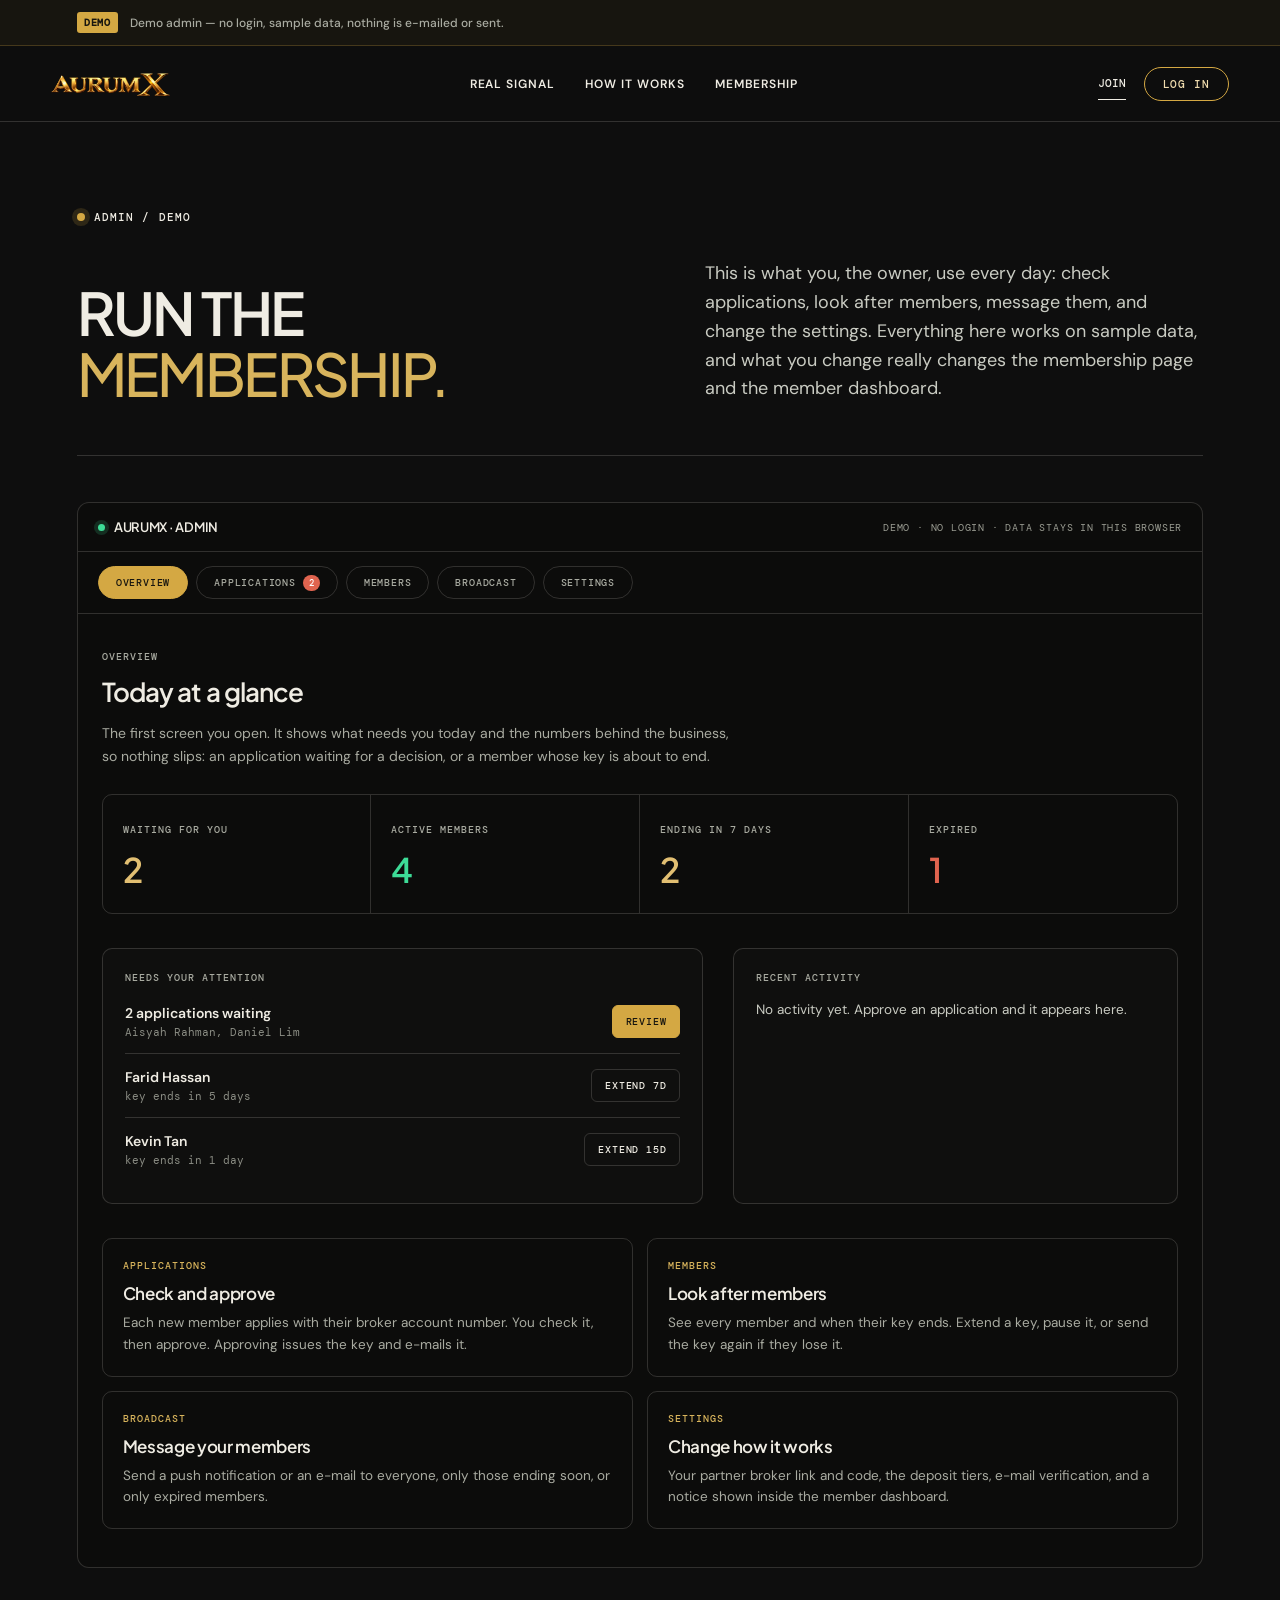
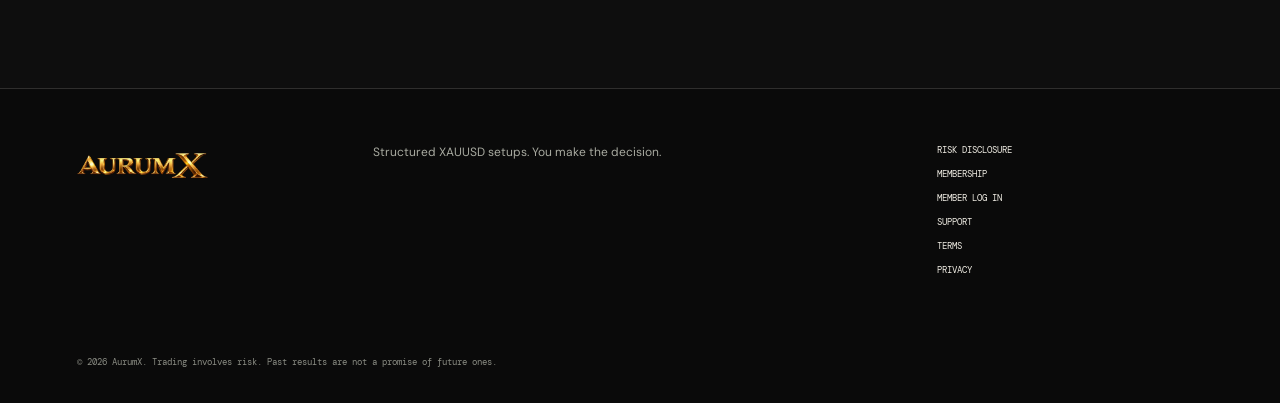
<file: admin/index.html>
<!doctype html>
<html lang="en">
<head>
  <meta charset="utf-8">
  <meta name="viewport" content="width=device-width, initial-scale=1">
  <meta name="robots" content="noindex">
  <meta name="description" content="AurumX demo admin: applications, members, broadcasts and settings, on sample data.">
  <meta name="theme-color" content="#0e0e0e">
  <meta property="og:type" content="website">
  <meta property="og:site_name" content="AurumX">
  <meta property="og:title" content="Admin — AurumX demo">
  <meta property="og:description" content="AurumX demo admin: applications, members, broadcasts and settings, on sample data.">
  <meta property="og:image" content="https://aurumxmockup.vercel.app/assets/og-card.png">
  <meta property="og:image:type" content="image/png">
  <meta property="og:image:width" content="1200">
  <meta property="og:image:height" content="630">
  <meta property="og:image:alt" content="AurumX share card: gold signals with a plan behind them, two phones showing the signal and risk planner screens, and a Become a member button">
  <meta name="twitter:card" content="summary_large_image">
  <meta name="twitter:title" content="Admin — AurumX demo">
  <meta name="twitter:description" content="AurumX demo admin: applications, members, broadcasts and settings, on sample data.">
  <meta name="twitter:image" content="https://aurumxmockup.vercel.app/assets/og-card.png">
  <meta name="twitter:image:alt" content="AurumX share card: gold signals with a plan behind them, two phones showing the signal and risk planner screens, and a Become a member button">
  <link rel="icon" href="../assets/favicon-32.png" sizes="32x32" type="image/png">
  <link rel="icon" href="../assets/icon-192.png" sizes="192x192" type="image/png">
  <link rel="apple-touch-icon" href="../assets/apple-touch-icon.png">
  <title>Admin — AurumX demo</title>
  <link rel="preconnect" href="https://fonts.googleapis.com">
  <link rel="preconnect" href="https://fonts.gstatic.com" crossorigin>
  <link rel="stylesheet" href="https://fonts.googleapis.com/css2?family=DM+Mono:wght@400;500&family=DM+Sans:wght@400;500&family=Newsreader:ital@0;1&family=Plus+Jakarta+Sans:wght@500;600;700&display=swap">
  <link rel="stylesheet" href="../assets/site.css">
<style>

.console{margin-top:46px;border:1px solid var(--line);border-radius:12px;overflow:hidden;background:#0c0c0b}
.console-top{display:flex;align-items:center;justify-content:space-between;gap:18px;padding:16px 20px;border-bottom:1px solid var(--line);font:400 10px DM Mono,monospace;letter-spacing:.08em;color:#9b9d93}
.console-top b{display:flex;align-items:center;gap:9px;font:600 13px 'Plus Jakarta Sans',sans-serif;letter-spacing:-.02em;color:#efece3}
.console-top b i{width:7px;height:7px;border-radius:50%;background:#3ddc97;box-shadow:0 0 0 4px rgba(61,220,151,.16)}
.tabs{display:flex;gap:8px;padding:14px 20px;border-bottom:1px solid var(--line);overflow-x:auto}
.tabs button{white-space:nowrap;background:transparent;border:1px solid var(--line);border-radius:999px;padding:9px 17px;font:500 10px DM Mono,monospace;letter-spacing:.08em;text-transform:uppercase;color:#a9aba1;cursor:pointer}
.tabs button[aria-selected=true]{background:#d4a843;border-color:#d4a843;color:#17150f}
.tabs .short{display:none}
.tabs .count{margin-left:7px;border-radius:999px;background:#e0644f;color:#fff;padding:2px 6px;font-size:9px;letter-spacing:0}
.panel{display:none;padding:30px 24px 38px}
.panel.open{display:block}
.panel-head{display:flex;align-items:flex-end;justify-content:space-between;gap:20px;flex-wrap:wrap}
.panel-head>div>span{font:500 10px DM Mono,monospace;letter-spacing:.1em;color:#a9aba1}
.panel-head h2{font-family:'Plus Jakarta Sans',sans-serif;font-size:26px;letter-spacing:-.035em;font-weight:600;margin:10px 0 0}
.blurb{margin:14px 0 0;max-width:64ch;color:#a9aba1;font-size:14px;line-height:1.65}
.blurb b{color:#efece3;font-weight:600}
.tf{display:flex;gap:6px;flex-wrap:wrap}
.tf button{background:transparent;border:1px solid var(--line);border-radius:999px;padding:8px 14px;font:500 10px DM Mono,monospace;letter-spacing:.08em;color:#a9aba1;cursor:pointer}
.tf button[aria-pressed=true]{background:#d4a843;border-color:#d4a843;color:#17150f}
.stats4{display:grid;grid-template-columns:repeat(4,1fr);border:1px solid var(--line);border-radius:10px;margin-top:26px;overflow:hidden}
.stats4 article{padding:22px 20px;border-right:1px solid var(--line)}
.stats4 article:last-child{border-right:0}
.stats4 b{font:500 10px DM Mono,monospace;letter-spacing:.1em;color:#a9aba1}
.stats4 strong{display:block;margin-top:10px;font:600 34px 'Plus Jakarta Sans',sans-serif;letter-spacing:-.04em}
.stats4 strong.warn{color:#e2bf72}
.stats4 strong.bad{color:#e0644f}
.stats4 strong.good{color:#3ddc97}
.two-col{display:grid;grid-template-columns:1.15fr .85fr;gap:30px;margin-top:34px}
.box{border:1px solid var(--line);border-radius:10px;background:#0f0f0e;padding:22px}
.box h3{margin:0 0 6px;font:500 10px DM Mono,monospace;letter-spacing:.1em;color:#a9aba1;text-transform:uppercase}
.todo{display:flex;align-items:center;justify-content:space-between;gap:16px;padding:14px 0;border-bottom:1px solid var(--line);font-size:14px;color:#c9cbc2}
.todo:last-child{border-bottom:0}
.todo b{color:#efece3;font-weight:600}
.todo small{display:block;margin-top:3px;font:400 11px DM Mono,monospace;color:#8b8d84}
.mini-btn{border-radius:6px;padding:9px 13px;font:500 10px DM Mono,monospace;letter-spacing:.08em;text-transform:uppercase;cursor:pointer;background:transparent;color:#efece3;border:1px solid var(--line);white-space:nowrap}
.mini-btn:hover{border-color:#d4a843}
.mini-btn.ok{background:#d4a843;border-color:#d4a843;color:#17150f}
.mini-btn.danger:hover{border-color:#e0644f;color:#e0644f}
.cards{display:grid;grid-template-columns:repeat(2,1fr);gap:14px;margin-top:34px}
.cards button{text-align:left;border:1px solid var(--line);border-radius:10px;background:transparent;padding:20px;color:#efece3;cursor:pointer;font:inherit}
.cards button:hover{border-color:rgba(212,168,67,.6)}
.cards b{display:block;font:500 10px DM Mono,monospace;letter-spacing:.1em;color:#d8b45c}
.cards strong{display:block;margin-top:10px;font:600 17px 'Plus Jakarta Sans',sans-serif;letter-spacing:-.02em}
.cards span{display:block;margin-top:8px;font-size:13.5px;line-height:1.6;color:#a9aba1}
.log div{display:grid;grid-template-columns:96px 1fr;gap:14px;padding:11px 0;border-bottom:1px solid var(--line);font-size:13.5px;color:#c9cbc2}
.log div:last-child{border-bottom:0}
.log time{font:400 11px DM Mono,monospace;color:#8b8d84;padding-top:2px}
.search{margin-top:22px}
.search input{width:100%;max-width:380px;background:#0b0b0a;border:1px solid var(--line);border-radius:6px;padding:12px 14px;color:#efece3;font:400 15px 'DM Sans',sans-serif}
.search input:focus{outline:none;border-color:#d4a843}
.pill.active{border-color:rgba(61,220,151,.5);color:#3ddc97}
.pill.expiring{border-color:rgba(212,168,67,.5);color:#e2bf72}
.pill.expired{border-color:rgba(224,100,79,.5);color:#e0644f}
.pill.suspended{border-color:rgba(169,171,162,.5);color:#a9aba1}
.keycell{display:flex;align-items:center;gap:8px;white-space:nowrap}
.keycell button{background:transparent;border:0;color:#d8b45c;font:500 10px DM Mono,monospace;letter-spacing:.08em;cursor:pointer;padding:6px 4px;text-transform:uppercase}
.form-grid{display:grid;grid-template-columns:1fr 1fr;gap:34px;margin-top:28px;align-items:start}
.radio-row{display:flex;gap:10px;flex-wrap:wrap;margin-top:8px}
.radio-row label{position:relative;display:inline-flex;align-items:center;border:1px solid var(--line);border-radius:999px;padding:10px 16px;font:500 11px DM Mono,monospace;letter-spacing:.06em;text-transform:uppercase;color:#a9aba1;cursor:pointer}
.radio-row input{position:absolute;inset:0;width:100%;height:100%;margin:0;opacity:0;cursor:pointer}
.radio-row label:has(input:checked){border-color:#d4a843;background:rgba(212,168,67,.1);color:#f0dcae}
textarea{width:100%;min-height:104px;resize:vertical;background:#0b0b0a;border:1px solid var(--line);border-radius:6px;padding:14px 15px;color:#efece3;font:400 15px/1.55 'DM Sans',sans-serif}
textarea:focus,.field select:focus{outline:none;border-color:#d4a843}
.count-hint{margin-top:6px;font:400 11px DM Mono,monospace;color:#8b8d84;text-align:right}
.notif{border:1px solid var(--line);border-radius:14px;background:#161614;padding:14px 16px;display:flex;gap:12px;align-items:flex-start;max-width:420px}
.notif img{width:36px;height:27px;object-fit:contain;flex:none;margin-top:2px}
.notif b{display:block;font:600 14px 'Plus Jakarta Sans',sans-serif;color:#efece3;letter-spacing:-.01em}
.notif span{display:block;margin-top:3px;font-size:13px;line-height:1.5;color:#b6b8af;word-break:break-word}
.notif small{display:block;margin-top:6px;font:400 10px DM Mono,monospace;color:#8b8d84}
.preview-label{margin:0 0 12px;font:500 10px DM Mono,monospace;letter-spacing:.1em;color:#a9aba1;text-transform:uppercase}
.tier-edit{display:grid;grid-template-columns:90px 120px 1fr;gap:12px;align-items:center;padding:12px 0;border-bottom:1px solid var(--line)}
.tier-edit:last-child{border-bottom:0}
.tier-edit b{font:500 10px DM Mono,monospace;letter-spacing:.1em;color:#a9aba1}
.tier-edit input{width:100%;background:#0b0b0a;border:1px solid var(--line);border-radius:6px;padding:11px 12px;color:#efece3;font:400 15px 'DM Sans',sans-serif}
.tier-edit input:focus{outline:none;border-color:#d4a843}
.switch-row{display:flex;align-items:center;justify-content:space-between;gap:20px;flex-wrap:wrap;margin-top:18px;border:1px solid var(--line);border-radius:10px;padding:18px 20px}
.switch-row p{margin:0;font-size:13px;color:#a9aba1;max-width:440px}
.switch{position:relative;width:52px;height:28px;border-radius:999px;background:#24241f;border:1px solid var(--line);cursor:pointer;flex:none}
.switch:after{content:'';position:absolute;top:3px;left:3px;width:20px;height:20px;border-radius:50%;background:#9b9d93;transition:.18s}
.switch[aria-checked=true]{background:rgba(61,220,151,.2);border-color:rgba(61,220,151,.55)}
.switch[aria-checked=true]:after{left:27px;background:#3ddc97}
.bc-hist td small{display:block}
.save-bar{display:flex;align-items:center;gap:16px;flex-wrap:wrap;margin-top:30px}
.save-bar .btn-gold{width:auto;margin:0;padding:15px 26px}
.guide{margin-top:34px}
@media(max-width:900px){.stats4{grid-template-columns:1fr 1fr}.stats4 article:nth-child(2){border-right:0}.stats4 article:nth-child(-n+2){border-bottom:1px solid var(--line)}.two-col,.form-grid,.cards{grid-template-columns:1fr}}
@media(max-width:600px){.console-top{flex-direction:column;align-items:flex-start;gap:8px}.tabs{gap:4px;padding:12px 8px}.tabs button{padding:9px 8px;letter-spacing:0}.tabs .long{display:none}.tabs .short{display:inline}.panel{padding:24px 15px 30px}.panel-head h2{font-size:22px}.tier-edit{grid-template-columns:1fr 1fr}.tier-edit b{grid-column:1/-1}.log div{grid-template-columns:1fr;gap:3px}.stats4 strong{font-size:28px}.mini-btn,.pill,.cards b,.console-top span,.panel-head>div>span,.tf button,.stats4 b,.box h3{font-size:11px}}

</style>
</head>
<body>
  <div class="demo-strip"><b>DEMO</b> <span>Demo admin &mdash; no login, sample data, nothing is e-mailed or sent.</span></div>
  <header class="site-header">
    <a class="brand" href="../" aria-label="AurumX home"><img src="../assets/logo-wordmark.webp" width="420" height="134" alt="AurumX"></a>
    <nav aria-label="Main navigation">
      <a href="../#signal">Real signal</a><a href="../#process">How it works</a><a href="../membership/">Membership</a>
    </nav>
    <div class="nav-actions">
      <a class="nav-cta" href="../membership/">Join</a>
      <a class="nav-login" href="../access/">Log in</a>
    </div>
  </header>

  <main class="page">
    <div class="page-head">
      <div>
        <div class="eyebrow"><i></i> ADMIN / DEMO</div>
        <h1>RUN THE<br><em>MEMBERSHIP.</em></h1>
      </div>
      <p>This is what you, the owner, use every day: check applications, look after members, message them, and change the settings. Everything here works on sample data, and what you change really changes the membership page and the member dashboard.</p>
    </div>

    <div class="console">
      <div class="console-top"><b><i></i>AURUMX &middot; ADMIN</b><span>DEMO &middot; NO LOGIN &middot; DATA STAYS IN THIS BROWSER</span></div>
      <div class="tabs" role="tablist">
        <button role="tab" aria-selected="true" data-tab="overview"><span class="long">Overview</span><span class="short">Home</span></button>
        <button role="tab" aria-selected="false" data-tab="applications"><span class="long">Applications</span><span class="short">Apps</span><span class="count" id="tab-pending" hidden>0</span></button>
        <button role="tab" aria-selected="false" data-tab="members">Members</button>
        <button role="tab" aria-selected="false" data-tab="broadcast"><span class="long">Broadcast</span><span class="short">Send</span></button>
        <button role="tab" aria-selected="false" data-tab="settings"><span class="long">Settings</span><span class="short">Setup</span></button>
      </div>

      <!-- Overview -->
      <div class="panel open" data-panel="overview">
        <div class="panel-head"><div><span>OVERVIEW</span><h2>Today at a glance</h2></div></div>
        <p class="blurb">The first screen you open. It shows what needs you today and the numbers behind the business, so nothing slips: an application waiting for a decision, or a member whose key is about to end.</p>
        <div class="stats4">
          <article><b>WAITING FOR YOU</b><strong class="warn" id="o-pending">0</strong></article>
          <article><b>ACTIVE MEMBERS</b><strong class="good" id="o-active">0</strong></article>
          <article><b>ENDING IN 7 DAYS</b><strong class="warn" id="o-expiring">0</strong></article>
          <article><b>EXPIRED</b><strong class="bad" id="o-expired">0</strong></article>
        </div>
        <div class="two-col">
          <div class="box"><h3>Needs your attention</h3><div id="o-todo"></div></div>
          <div class="box"><h3>Recent activity</h3><div class="log" id="o-log"></div></div>
        </div>
        <div class="cards guide">
          <button type="button" data-go="applications"><b>APPLICATIONS</b><strong>Check and approve</strong><span>Each new member applies with their broker account number. You check it, then approve. Approving issues the key and e-mails it.</span></button>
          <button type="button" data-go="members"><b>MEMBERS</b><strong>Look after members</strong><span>See every member and when their key ends. Extend a key, pause it, or send the key again if they lose it.</span></button>
          <button type="button" data-go="broadcast"><b>BROADCAST</b><strong>Message your members</strong><span>Send a push notification or an e-mail to everyone, only those ending soon, or only expired members.</span></button>
          <button type="button" data-go="settings"><b>SETTINGS</b><strong>Change how it works</strong><span>Your partner broker link and code, the deposit tiers, e-mail verification, and a notice shown inside the member dashboard.</span></button>
        </div>
      </div>

      <!-- Applications -->
      <div class="panel" data-panel="applications">
        <div class="panel-head">
          <div><span>APPLICATIONS</span><h2>New members, waiting for a decision</h2></div>
          <div class="tf" role="group" aria-label="Status filter">
            <button type="button" data-app="pending" aria-pressed="true">Pending</button>
            <button type="button" data-app="approved" aria-pressed="false">Approved</button>
            <button type="button" data-app="rejected" aria-pressed="false">Rejected</button>
            <button type="button" data-app="all" aria-pressed="false">All</button>
          </div>
        </div>
        <p class="blurb">Compare the <b>broker account number</b> and deposit against the broker's partner report. <b>Approve</b> issues a key and e-mails it to the member. <b>Reject</b> sends nothing. Every action is recorded in the activity log.</p>
        <div class="apps-wrap"><table class="apps"><thead><tr><th>APPLIED</th><th>MEMBER</th><th>BROKER ACCOUNT</th><th>TIER</th><th>STATUS</th><th>ACTION</th></tr></thead><tbody id="rows"></tbody></table></div>
        <p class="note">Try it: apply on <a href="../membership/" style="color:#d8b45c;border-bottom:1px solid rgba(212,168,67,.45)">the membership page</a>, then come back and approve it.</p>
      </div>

      <!-- Members -->
      <div class="panel" data-panel="members">
        <div class="panel-head"><div><span>MEMBERS</span><h2>Everyone with a key</h2></div></div>
        <p class="blurb">Every approved member and where their key stands. <b>Extend</b> adds days to what is left (a renewal, or a goodwill gift). <b>Pause</b> switches a key off without deleting it, and <b>Resume</b> turns it back on. <b>Resend</b> e-mails the key again.</p>
        <div class="search"><input id="q" type="search" placeholder="Search name, e-mail or key" aria-label="Search members"></div>
        <div class="apps-wrap"><table class="apps"><thead><tr><th>MEMBER</th><th>PACKAGE</th><th>KEY ENDS</th><th>STATUS</th><th>KEY</th><th>ACTIONS</th></tr></thead><tbody id="mrows"></tbody></table></div>
      </div>

      <!-- Broadcast -->
      <div class="panel" data-panel="broadcast">
        <div class="panel-head"><div><span>BROADCAST</span><h2>Send a message to members</h2></div></div>
        <p class="blurb">Reach members on their phone or in their inbox: a market notice, a maintenance heads-up, or a gentle renewal reminder. Choose who gets it, check the preview, and send. Nothing is really sent in this demo.</p>
        <div class="form-grid">
          <form id="bc-form" novalidate>
            <div class="field" style="margin-top:0"><label>Channel</label>
              <div class="radio-row"><label><input type="radio" name="ch" value="Push notification" checked>Push notification</label><label><input type="radio" name="ch" value="E-mail">E-mail</label></div></div>
            <div class="field"><label for="aud">Who receives it</label>
              <select id="aud"><option value="active">All active members</option><option value="expiring">Ending within 7 days</option><option value="expired">Expired members</option></select>
              <small class="hint" id="aud-hint"></small></div>
            <div class="field"><label for="bc-title">Title</label><input id="bc-title" maxlength="60" placeholder="e.g. Gold is moving: US data at 20:30" value="Heads-up: US data at 20:30 MYT"></div>
            <div class="field"><label for="bc-msg">Message</label><textarea id="bc-msg" maxlength="200" placeholder="Write the message">Core PCE is out at 20:30 MYT. Expect fast moves in XAUUSD. Review your risk before the release.</textarea><div class="count-hint" id="bc-count">0 / 200</div></div>
            <button class="btn-gold" type="submit">Send broadcast <span>&rarr;</span></button>
          </form>
          <div>
            <p class="preview-label">Preview on a member's phone</p>
            <div class="notif"><img src="../assets/logo-emblem.webp" alt=""><div><b id="pv-title"></b><span id="pv-msg"></span><small>AurumX &middot; now</small></div></div>
          </div>
        </div>
        <div class="guide"><div class="box" style="padding:0"><div style="padding:22px 22px 6px"><h3>Sent so far</h3></div>
          <div class="apps-wrap" style="margin:0;border:0;border-top:1px solid var(--line);border-radius:0"><table class="apps bc-hist"><thead><tr><th>SENT</th><th>CHANNEL</th><th>TO</th><th>MESSAGE</th><th>REACHED</th></tr></thead><tbody id="bc-rows"></tbody></table></div></div></div>
      </div>

      <!-- Settings -->
      <div class="panel" data-panel="settings">
        <div class="panel-head"><div><span>SETTINGS</span><h2>Change how membership works</h2></div></div>
        <p class="blurb">These switches change the real behaviour of this demo. Save, then open <a href="../membership/" style="color:#d8b45c;border-bottom:1px solid rgba(212,168,67,.45)">the membership page</a> or <a href="../access/" style="color:#d8b45c;border-bottom:1px solid rgba(212,168,67,.45)">the member dashboard</a> to see the result.</p>
        <div class="form-grid">
          <div>
            <div class="box"><h3>Partner broker</h3>
              <div class="field" style="margin-top:10px"><label for="s-code">Partner code</label><input class="mono" id="s-code" autocomplete="off"></div>
              <div class="field"><label for="s-link">Partner link</label><input id="s-link" type="url" autocomplete="off" placeholder="https://"></div>
              <small class="hint" style="display:block;margin-top:10px;color:#9b9d93;font-size:12px">Members see this on the membership page. They must open their account with it.</small></div>
            <div class="switch-row"><div><strong style="font:600 15px 'Plus Jakarta Sans',sans-serif">E-mail verification</strong><p>Members confirm their e-mail with a 6-digit code before they can apply.</p></div><div class="switch" role="switch" aria-checked="true" tabindex="0" id="s-otp" aria-label="E-mail verification"></div></div>
          </div>
          <div>
            <div class="box"><h3>Deposit tiers</h3>
              <div class="tier-edit"><b>STARTER</b><input id="d1" type="number" min="1" aria-label="Starter deposit"><input id="l1" aria-label="Starter label"></div>
              <div class="tier-edit"><b>STANDARD</b><input id="d2" type="number" min="1" aria-label="Standard deposit"><input id="l2" aria-label="Standard label"></div>
              <div class="tier-edit"><b>FULL MONTH</b><input id="d3" type="number" min="1" aria-label="Full month deposit"><input id="l3" aria-label="Full month label"></div>
              <small class="hint" style="display:block;margin-top:10px;color:#9b9d93;font-size:12px">The amount a member deposits, and what they are told they get. A key still runs 7, 15 or 30 calendar days.</small></div>
            <div class="box" style="margin-top:18px"><h3>Notice inside the member dashboard</h3>
              <div class="field" style="margin-top:10px"><textarea id="s-note" maxlength="160" placeholder="e.g. The market is closed on Monday for a US holiday." aria-label="Dashboard notice"></textarea></div>
              <div class="switch-row" style="margin-top:12px;border:0;padding:0"><p>Show this notice at the top of the dashboard.</p><div class="switch" role="switch" aria-checked="false" tabindex="0" id="s-noteon" aria-label="Show notice"></div></div></div>
          </div>
        </div>
        <div class="save-bar"><button class="btn-gold" type="button" id="save">Save settings</button><a href="#" id="reset" class="note" style="margin:0;color:#d8b45c">Reset all demo data</a></div>
      </div>
    </div>
  </main>
  <div class="toast" id="toast" hidden></div>
  <footer><a class="brand" href="../" aria-label="AurumX home"><img src="../assets/logo-wordmark.webp" width="420" height="134" alt="AurumX"></a><p>Structured XAUUSD setups. You make the decision.</p><div><a href="../#transparency">Risk disclosure</a><a href="../membership/">Membership</a><a href="../access/">Member log in</a><a href="../support/">Support</a><a href="../terms/">Terms</a><a href="../privacy/">Privacy</a></div><small>&copy; 2026 AurumX. Trading involves risk. Past results are not a promise of future ones.</small></footer>
<script>
const AX = {
  KEY: 'aurumx_demo_apps_v1', SKEY: 'aurumx_demo_settings_v1', LKEY: 'aurumx_demo_log_v1', BKEY: 'aurumx_demo_bc_v1',
  PKG: { t1: { pkg: 'Starter', days: 7 }, t2: { pkg: 'Standard', days: 15 }, t3: { pkg: 'Full month', days: 30 } },
  DEFAULTS: {
    partnerCode: 'AURUMX-0000', partnerLink: 'https://broker.example/aurumx', otp: true, announcement: '', announceOn: false,
    tiers: { t1: { deposit: 100, label: '5 trading days' }, t2: { deposit: 200, label: 'Up to 11 trading days' }, t3: { deposit: 250, label: 'Up to 22 trading days' } },
  },
  settings() {
    let s = null; try { s = JSON.parse(localStorage.getItem(this.SKEY)); } catch {}
    const d = this.DEFAULTS;
    return Object.assign({}, d, s || {}, { tiers: Object.assign({}, d.tiers, (s && s.tiers) || {}) });
  },
  saveSettings(s) { try { localStorage.setItem(this.SKEY, JSON.stringify(s)); } catch {} },
  tier(id) {
    const t = this.settings().tiers[id] || this.DEFAULTS.tiers[id], p = this.PKG[id];
    return { id, pkg: p.pkg, days: p.days, deposit: Number(t.deposit) || 0, label: t.label };
  },
  seed() {
    const now = Date.now(), d = (h) => new Date(now - h * 36e5).toISOString();
    const mk = (id, name, email, phone, acct, tier, status, hrs, key, extra) => {
      const t = this.tier(tier);
      return Object.assign({ id, name, email, phone, acct, tier, pkg: t.pkg, label: t.label, deposit: t.deposit, days: t.days, created: d(hrs), status, key: key || null, expires: key ? this.addDays(d(hrs - 2), t.days) : null, sample: true }, extra || {});
    };
    return [
      mk('APP-2041', 'Aisyah Rahman', 'aisyah@example.com', '+60123456789', '4821907', 't2', 'pending', 3),
      mk('APP-2038', 'Daniel Lim', 'daniel@example.com', '+60198765432', '4821655', 't3', 'pending', 20),
      mk('APP-2036', 'Ravi Kumar', 'ravi@example.com', '+60173344556', '4821590', 't1', 'rejected', 30),
      mk('APP-2031', 'Farid Hassan', 'farid@example.com', '+60112223344', '4820871', 't1', 'approved', 52, 'AURX-7K3M-Q9XD'),
      mk('APP-2012', 'Marcus Lee', 'marcus@example.com', '+60166778899', '4818802', 't3', 'approved', 192, 'AURX-5NHT-2WQE'),
      mk('APP-1990', 'Nurul Huda', 'nurul@example.com', '+60145566778', '4815531', 't3', 'approved', 480, 'AURX-9PLC-4RBA'),
      mk('APP-1984', 'Kevin Tan', 'kevin@example.com', '+60187766554', '4814920', 't2', 'approved', 348, 'AURX-3GZV-8MKD'),
      mk('APP-1977', 'Hakim Zain', 'hakim@example.com', '+60139988776', '4814407', 't2', 'approved', 120, 'AURX-6YQD-7HTN', { suspended: true }),
      mk('APP-1902', 'Siti Aminah', 'siti@example.com', '+60152233441', '4809115', 't3', 'approved', 960, 'AURX-2KXR-5VWB'),
    ];
  },
  load() {
    let list = null;
    try { list = JSON.parse(localStorage.getItem(this.KEY)); } catch {}
    if (!list) { list = this.seed(); this.save(list); }
    return list;
  },
  save(list) { try { localStorage.setItem(this.KEY, JSON.stringify(list)); } catch {} },
  logs() { try { return JSON.parse(localStorage.getItem(this.LKEY)) || []; } catch { return []; } },
  log(text) { const l = this.logs(); l.unshift({ t: new Date().toISOString(), text }); try { localStorage.setItem(this.LKEY, JSON.stringify(l.slice(0, 40))); } catch {} },
  broadcasts() { try { return JSON.parse(localStorage.getItem(this.BKEY)) || []; } catch { return []; } },
  saveBroadcasts(l) { try { localStorage.setItem(this.BKEY, JSON.stringify(l.slice(0, 20))); } catch {} },
  reset() { try { [this.KEY, this.SKEY, this.LKEY, this.BKEY].forEach((k) => localStorage.removeItem(k)); } catch {} },
  members(list) { return (list || this.load()).filter((a) => a.status === 'approved' && a.key); },
  daysLeft(a) { return Math.ceil((new Date(a.expires).getTime() - Date.now()) / 864e5); },
  state(a) { if (a.suspended) return 'suspended'; const d = this.daysLeft(a); return d < 0 ? 'expired' : d <= 7 ? 'expiring' : 'active'; },
  makeKey() {
    const c = 'ABCDEFGHJKLMNPQRSTUVWXYZ23456789';
    const part = () => Array.from({ length: 4 }, () => c[Math.floor(Math.random() * c.length)]).join('');
    return 'AURX-' + part() + '-' + part();
  },
  addDays(iso, d) { const t = new Date(iso); t.setDate(t.getDate() + d); return t.toISOString(); },
  fmt(iso) { return new Date(iso).toLocaleDateString('en-GB', { day: 'numeric', month: 'short', year: 'numeric' }); },
  norm(k) { return String(k || '').toUpperCase().replace(/\s+/g, ''); },
};

const $ = (id) => document.getElementById(id);
const esc = (s) => String(s).replace(/[&<>"]/g, (c) => ({ '&': '&amp;', '<': '&lt;', '>': '&gt;', '"': '&quot;' }[c]));
let list = AX.load();
let appFilter = 'pending';
const toast = (t) => { const el = $('toast'); el.textContent = t; el.hidden = false; clearTimeout(toast.h); toast.h = setTimeout(() => { el.hidden = true; }, 5200); };
const ago = (iso) => { const m = Math.max(1, Math.round((Date.now() - new Date(iso)) / 6e4)); return m < 60 ? m + ' min ago' : m < 1440 ? Math.round(m / 60) + ' h ago' : Math.round(m / 1440) + ' d ago'; };
const goTab = (name) => { document.querySelectorAll('.tabs button').forEach((b) => b.setAttribute('aria-selected', String(b.dataset.tab === name))); document.querySelectorAll('.panel').forEach((p) => p.classList.toggle('open', p.dataset.panel === name)); };
const groups = () => { const m = AX.members(list); const by = (s) => m.filter((a) => AX.state(a) === s); return { m, active: by('active'), expiring: by('expiring'), expired: by('expired'), suspended: by('suspended') }; };
const commit = (msg) => { AX.save(list); if (msg) AX.log(msg); renderAll(); };

const renderOverview = () => {
  const g = groups(), pending = list.filter((a) => a.status === 'pending');
  $('o-pending').textContent = pending.length; $('o-active').textContent = g.active.length + g.expiring.length;
  $('o-expiring').textContent = g.expiring.length; $('o-expired').textContent = g.expired.length;
  const tab = $('tab-pending'); tab.textContent = pending.length; tab.hidden = !pending.length;
  const todo = [];
  if (pending.length) todo.push('<div class="todo"><div><b>' + pending.length + ' application' + (pending.length > 1 ? 's' : '') + ' waiting</b><small>' + esc(pending.map((a) => a.name).join(', ')) + '</small></div><button class="mini-btn ok" data-go="applications">Review</button></div>');
  g.expiring.forEach((a) => todo.push('<div class="todo"><div><b>' + esc(a.name) + '</b><small>key ends ' + (AX.daysLeft(a) <= 0 ? 'today' : 'in ' + AX.daysLeft(a) + ' day' + (AX.daysLeft(a) > 1 ? 's' : '')) + '</small></div><button class="mini-btn" data-extend="' + a.id + '" data-days="' + a.days + '">Extend ' + a.days + 'd</button></div>'));
  $('o-todo').innerHTML = todo.join('') || '<div class="todo"><div><b>All clear</b><small>Nothing needs you right now.</small></div></div>';
  const logs = AX.logs().slice(0, 7);
  $('o-log').innerHTML = logs.length ? logs.map((l) => '<div><time>' + ago(l.t) + '</time><span>' + esc(l.text) + '</span></div>').join('') : '<div style="grid-template-columns:1fr"><span>No activity yet. Approve an application and it appears here.</span></div>';
};
const renderApps = () => {
  const rows = list.filter((a) => appFilter === 'all' || a.status === appFilter);
  $('rows').innerHTML = rows.length ? rows.map((a) => {
    const act = a.status === 'pending'
      ? '<div class="row-actions"><button class="ok" data-act="approve" data-id="' + a.id + '">Approve</button><button data-act="reject" data-id="' + a.id + '">Reject</button></div>'
      : a.status === 'approved' ? '<code>' + esc(a.key) + '</code><small>ends ' + AX.fmt(a.expires) + '</small>' : '<small>No key issued</small>';
    return '<tr><td>' + AX.fmt(a.created) + '<small>' + esc(a.id) + (a.sample ? ' &middot; sample' : '') + '</small></td>'
      + '<td><b>' + esc(a.name) + '</b><small>' + esc(a.email) + '</small><small>' + esc(a.phone) + '</small></td>'
      + '<td><code>' + esc(a.acct) + '</code><small>deposit $' + a.deposit + '</small></td>'
      + '<td><b>' + esc(a.pkg) + '</b><small>' + esc(a.label) + '</small></td>'
      + '<td><span class="pill ' + a.status + '">' + a.status + '</span></td><td>' + act + '</td></tr>';
  }).join('') : '<tr><td colspan="6" class="empty">Nothing here.</td></tr>';
};
const revealed = new Set();
const renderMembers = () => {
  const q = $('q').value.trim().toLowerCase();
  const m = AX.members(list).filter((a) => !q || (a.name + ' ' + a.email + ' ' + a.key).toLowerCase().includes(q));
  $('mrows').innerHTML = m.length ? m.map((a) => {
    const st = AX.state(a), d = AX.daysLeft(a);
    const when = st === 'expired' ? 'ended ' + Math.abs(d) + ' d ago' : d <= 0 ? 'ends today' : 'in ' + d + ' d';
    return '<tr><td><b>' + esc(a.name) + '</b><small>' + esc(a.email) + '</small></td><td><b>' + esc(a.pkg) + '</b><small>' + esc(a.label) + '</small></td>'
      + '<td>' + AX.fmt(a.expires) + '<small>' + when + '</small></td><td><span class="pill ' + st + '">' + st + '</span></td>'
      + '<td><div class="keycell"><code>' + (revealed.has(a.id) ? esc(a.key) : 'AURX-••••-••••') + '</code><button data-reveal="' + a.id + '">' + (revealed.has(a.id) ? 'Hide' : 'Show') + '</button></div></td>'
      + '<td><div class="row-actions"><button data-extend="' + a.id + '" data-days="7">+7d</button><button data-extend="' + a.id + '" data-days="30">+30d</button>'
      + '<button data-pause="' + a.id + '">' + (a.suspended ? 'Resume' : 'Pause') + '</button><button data-resend="' + a.id + '">Resend</button></div></td></tr>';
  }).join('') : '<tr><td colspan="6" class="empty">No member matches.</td></tr>';
};
const AUD = { active: (g) => g.active.concat(g.expiring), expiring: (g) => g.expiring, expired: (g) => g.expired };
const renderBroadcast = () => {
  const g = groups(), n = AUD[$('aud').value](g).length;
  $('aud-hint').textContent = n + ' member' + (n === 1 ? '' : 's') + ' would receive this.';
  $('pv-title').textContent = $('bc-title').value || 'Your title'; $('pv-msg').textContent = $('bc-msg').value || 'Your message';
  $('bc-count').textContent = $('bc-msg').value.length + ' / 200';
  const h = AX.broadcasts();
  $('bc-rows').innerHTML = h.length ? h.map((b) => '<tr><td>' + ago(b.t) + '</td><td>' + esc(b.ch) + '</td><td>' + esc(b.aud) + '</td><td><b>' + esc(b.title) + '</b><small>' + esc(b.msg) + '</small></td><td>' + b.n + '</td></tr>').join('') : '<tr><td colspan="5" class="empty">Nothing sent yet. Send one above to see it here.</td></tr>';
};
const renderSettings = () => {
  const s = AX.settings();
  $('s-code').value = s.partnerCode; $('s-link').value = s.partnerLink;
  ['1', '2', '3'].forEach((n) => { const t = s.tiers['t' + n]; $('d' + n).value = t.deposit; $('l' + n).value = t.label; });
  $('s-otp').setAttribute('aria-checked', String(!!s.otp)); $('s-note').value = s.announcement; $('s-noteon').setAttribute('aria-checked', String(!!s.announceOn));
};
const renderAll = () => { renderOverview(); renderApps(); renderMembers(); renderBroadcast(); };

// ── events ──
document.querySelectorAll('.tabs button').forEach((b) => b.addEventListener('click', () => goTab(b.dataset.tab)));
document.addEventListener('click', (e) => {
  const go = e.target.closest('[data-go]'); if (go) { goTab(go.dataset.go); window.scrollTo({ top: document.querySelector('.console').offsetTop - 90, behavior: 'smooth' }); return; }
  const act = e.target.closest('button[data-act]');
  if (act) {
    const a = list.find((x) => x.id === act.dataset.id); if (!a) return;
    if (act.dataset.act === 'approve') { a.status = 'approved'; a.key = AX.makeKey(); a.expires = AX.addDays(new Date().toISOString(), a.days); commit('Approved ' + a.name + ' (' + a.pkg + '), key issued'); toast('Approved. Key ' + a.key + ' "emailed" to ' + a.email + ' (simulated). Use it on the log-in page.'); }
    else { a.status = 'rejected'; commit('Rejected ' + a.name); toast('Rejected. Nothing was sent (simulated).'); }
    return;
  }
  const ext = e.target.closest('[data-extend]');
  if (ext) { const a = list.find((x) => x.id === ext.dataset.extend); if (!a) return; const base = Math.max(Date.now(), new Date(a.expires).getTime()); a.expires = AX.addDays(new Date(base).toISOString(), Number(ext.dataset.days)); commit('Extended ' + a.name + ' by ' + ext.dataset.days + ' days'); toast(a.name + "'s key now ends " + AX.fmt(a.expires) + '.'); return; }
  const pz = e.target.closest('[data-pause]');
  if (pz) { const a = list.find((x) => x.id === pz.dataset.pause); if (!a) return; a.suspended = !a.suspended; commit((a.suspended ? 'Paused ' : 'Resumed ') + a.name + "'s key"); toast(a.suspended ? 'Paused. The key stops working at once, and can be resumed.' : 'Resumed. The key works again.'); return; }
  const rs = e.target.closest('[data-resend]');
  if (rs) { const a = list.find((x) => x.id === rs.dataset.resend); if (!a) return; AX.log('Sent the key again to ' + a.name); renderOverview(); toast('Key e-mailed again to ' + a.email + ' (simulated).'); return; }
  const rv = e.target.closest('[data-reveal]');
  if (rv) { const id = rv.dataset.reveal; revealed.has(id) ? revealed.delete(id) : revealed.add(id); renderMembers(); }
});
document.querySelectorAll('[data-app]').forEach((b) => b.addEventListener('click', () => { document.querySelectorAll('[data-app]').forEach((x) => x.setAttribute('aria-pressed', String(x === b))); appFilter = b.dataset.app; renderApps(); }));
$('q').addEventListener('input', renderMembers);
['aud', 'bc-title', 'bc-msg'].forEach((id) => $(id).addEventListener('input', renderBroadcast));
$('bc-form').addEventListener('submit', (e) => {
  e.preventDefault();
  const title = $('bc-title').value.trim(), msg = $('bc-msg').value.trim();
  if (!title || !msg) { toast('Add a title and a message first.'); return; }
  const g = groups(), n = AUD[$('aud').value](g).length;
  if (!n) { toast('No member matches this audience, so nothing was sent.'); return; }
  const ch = document.querySelector('input[name=ch]:checked').value, aud = $('aud').selectedOptions[0].textContent;
  const h = AX.broadcasts(); h.unshift({ t: new Date().toISOString(), ch, aud, title, msg, n }); AX.saveBroadcasts(h);
  AX.log('Sent ' + ch.toLowerCase() + ' "' + title + '" to ' + n + ' member' + (n === 1 ? '' : 's'));
  renderBroadcast(); renderOverview(); toast('Sent to ' + n + ' member' + (n === 1 ? '' : 's') + ' (simulated, nothing really leaves this page).');
});
['s-otp', 's-noteon'].forEach((id) => { const el = $(id); const t = () => el.setAttribute('aria-checked', String(el.getAttribute('aria-checked') !== 'true')); el.addEventListener('click', t); el.addEventListener('keydown', (e) => { if (e.key === ' ' || e.key === 'Enter') { e.preventDefault(); t(); } }); });
$('save').addEventListener('click', () => {
  const s = AX.settings();
  s.partnerCode = $('s-code').value.trim() || s.partnerCode; s.partnerLink = $('s-link').value.trim() || s.partnerLink;
  ['1', '2', '3'].forEach((n) => { s.tiers['t' + n] = { deposit: Number($('d' + n).value) || s.tiers['t' + n].deposit, label: $('l' + n).value.trim() || s.tiers['t' + n].label }; });
  s.otp = $('s-otp').getAttribute('aria-checked') === 'true'; s.announcement = $('s-note').value.trim(); s.announceOn = $('s-noteon').getAttribute('aria-checked') === 'true';
  AX.saveSettings(s); AX.log('Saved settings'); renderOverview(); toast('Saved. Open the membership page or the dashboard to see it.');
});
$('reset').addEventListener('click', (e) => { e.preventDefault(); AX.reset(); list = AX.load(); renderSettings(); renderAll(); toast('Demo data reset.'); });
renderSettings(); renderAll();
</script>
</body>
</html>
</file>
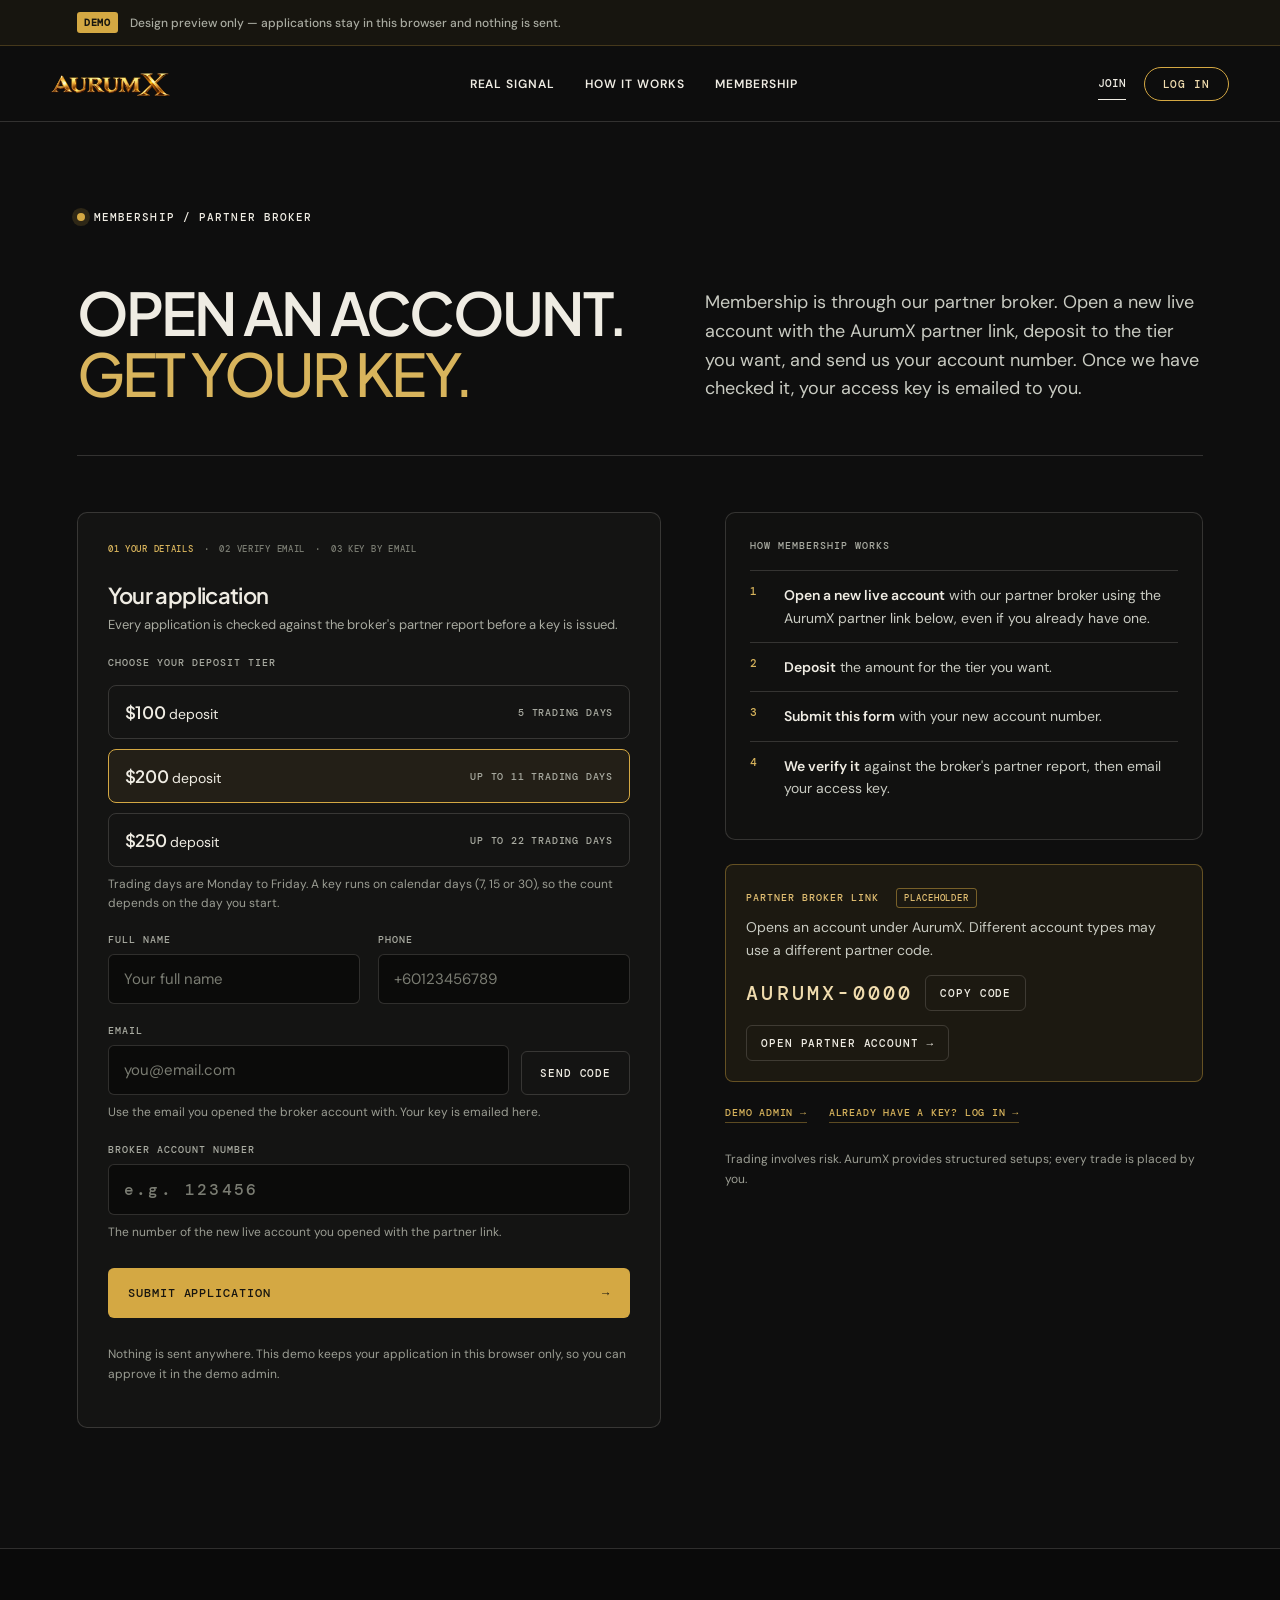
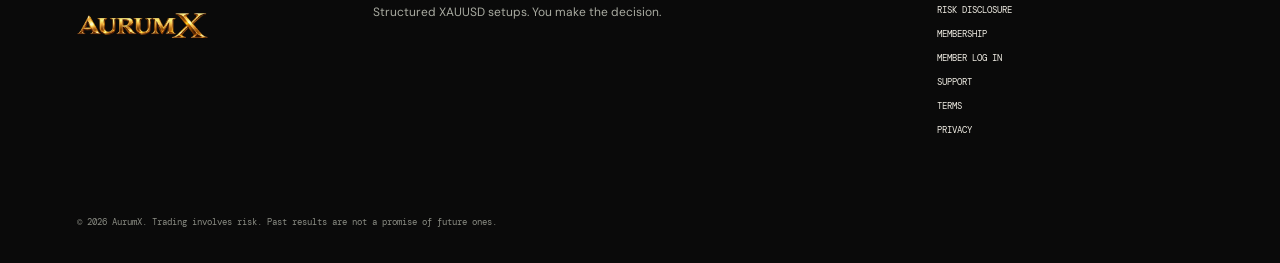
<file: membership/index.html>
<!doctype html>
<html lang="en">
<head>
  <meta charset="utf-8">
  <meta name="viewport" content="width=device-width, initial-scale=1">
  <meta name="robots" content="noindex">
  <meta name="description" content="AurumX membership through the partner broker — open an account, deposit, get your access key.">
  <meta name="theme-color" content="#0e0e0e">
  <meta property="og:type" content="website">
  <meta property="og:site_name" content="AurumX">
  <meta property="og:title" content="Membership — AurumX">
  <meta property="og:description" content="AurumX membership through the partner broker — open an account, deposit, get your access key.">
  <meta property="og:image" content="https://aurumxmockup.vercel.app/assets/og-card.png">
  <meta property="og:image:type" content="image/png">
  <meta property="og:image:width" content="1200">
  <meta property="og:image:height" content="630">
  <meta property="og:image:alt" content="AurumX share card: gold signals with a plan behind them, two phones showing the signal and risk planner screens, and a Become a member button">
  <meta name="twitter:card" content="summary_large_image">
  <meta name="twitter:title" content="Membership — AurumX">
  <meta name="twitter:description" content="AurumX membership through the partner broker — open an account, deposit, get your access key.">
  <meta name="twitter:image" content="https://aurumxmockup.vercel.app/assets/og-card.png">
  <meta name="twitter:image:alt" content="AurumX share card: gold signals with a plan behind them, two phones showing the signal and risk planner screens, and a Become a member button">
  <link rel="icon" href="../assets/favicon-32.png" sizes="32x32" type="image/png">
  <link rel="icon" href="../assets/icon-192.png" sizes="192x192" type="image/png">
  <link rel="apple-touch-icon" href="../assets/apple-touch-icon.png">
  <title>Membership — AurumX</title>
  <link rel="preconnect" href="https://fonts.googleapis.com">
  <link rel="preconnect" href="https://fonts.gstatic.com" crossorigin>
  <link rel="stylesheet" href="https://fonts.googleapis.com/css2?family=DM+Mono:wght@400;500&family=DM+Sans:wght@400;500&family=Newsreader:ital@0;1&family=Plus+Jakarta+Sans:wght@500;600;700&display=swap">
  <link rel="stylesheet" href="../assets/site.css">
<style>

.apply{display:grid;grid-template-columns:1.1fr .9fr;gap:5vw;margin-top:56px;align-items:start}
.two{display:grid;grid-template-columns:1fr 1fr;gap:18px}
.steps-mini{display:flex;gap:10px;flex-wrap:wrap;margin-bottom:26px;font:500 9px DM Mono,monospace;letter-spacing:.08em;color:#7a7c72}
.steps-mini .on{color:#d8b45c}
.otp-row{display:flex;gap:12px;align-items:flex-end;flex-wrap:wrap}
.otp-row .field{flex:1;min-width:170px;margin-top:0}
.verified{display:inline-flex;align-items:center;gap:8px;margin-top:10px;font:500 10px DM Mono,monospace;letter-spacing:.08em;color:#3ddc97}
.terms{border:1px solid var(--line);border-radius:10px;padding:26px 24px;background:#111110}
.terms h3{font:500 10px DM Mono,monospace;letter-spacing:.1em;color:#a9aba1;margin:0 0 18px;text-transform:uppercase}
.terms ol{margin:0;padding:0;list-style:none;counter-reset:s}
.terms li{counter-increment:s;border-top:1px solid var(--line);padding:13px 0 13px 34px;position:relative;font-size:14px;line-height:1.6;color:#c9cbc2}
.terms li:before{content:counter(s);position:absolute;left:0;top:13px;font:500 11px DM Mono,monospace;color:#d8b45c}
.terms li b{color:#efece3;font-weight:600}
.done{border:1px solid rgba(61,220,151,.45);background:rgba(61,220,151,.07);border-radius:10px;padding:34px 30px;margin-top:56px}
.done>span{font:500 10px DM Mono,monospace;letter-spacing:.1em;color:#3ddc97}
.done h2{font-family:'Plus Jakarta Sans',sans-serif;font-size:30px;letter-spacing:-.04em;font-weight:600;margin:14px 0 0}
.done p{color:#c9cbc2;line-height:1.7;max-width:600px}
.ref{display:inline-block;margin-top:6px;border:1px solid var(--line);border-radius:6px;padding:10px 14px;font:500 15px DM Mono,monospace;letter-spacing:.14em;color:#f0dcae}
@media(max-width:900px){.apply,.two{grid-template-columns:1fr}.apply{gap:34px}}
@media(max-width:600px){.terms,.partner{padding:22px 18px}.done{padding:26px 22px}.done h2{font-size:25px}.steps-mini{font-size:10px}}

</style>
</head>
<body>
  <div class="demo-strip"><b>DEMO</b> <span>Design preview only &mdash; applications stay in this browser and nothing is sent.</span></div>
  <header class="site-header">
    <a class="brand" href="../" aria-label="AurumX home"><img src="../assets/logo-wordmark.webp" width="420" height="134" alt="AurumX"></a>
    <nav aria-label="Main navigation">
      <a href="../#signal">Real signal</a><a href="../#process">How it works</a><a href="../membership/">Membership</a>
    </nav>
    <div class="nav-actions">
      <a class="nav-cta" href="../membership/">Join</a>
      <a class="nav-login" href="../access/">Log in</a>
    </div>
  </header>

  <main class="page">
    <div class="page-head">
      <div>
        <div class="eyebrow"><i></i> MEMBERSHIP / PARTNER BROKER</div>
        <h1>OPEN AN ACCOUNT.<br><em>GET YOUR KEY.</em></h1>
      </div>
      <p>Membership is through our partner broker. Open a new live account with the AurumX partner link, deposit to the tier you want, and send us your account number. Once we have checked it, your access key is emailed to you.</p>
    </div>

    <section id="apply" class="apply">
      <form class="card" id="form" novalidate>
        <div class="steps-mini"><span class="on">01 YOUR DETAILS</span> <span>&middot;</span> <span id="s2">02 VERIFY EMAIL</span> <span>&middot;</span> <span id="s3">03 KEY BY EMAIL</span></div>
        <h2>Your application</h2>
        <p>Every application is checked against the broker's partner report before a key is issued.</p>

        <div class="field">
          <label>Choose your deposit tier</label>
          <div class="tier-pick" id="tiers"></div>
          <small class="hint">Trading days are Monday to Friday. A key runs on calendar days (7, 15 or 30), so the count depends on the day you start.</small>
        </div>

        <div class="two">
          <div class="field"><label for="name">Full name</label><input id="name" placeholder="Your full name" autocomplete="name"></div>
          <div class="field"><label for="phone">Phone</label><input id="phone" type="tel" inputmode="tel" placeholder="+60123456789" autocomplete="tel"></div>
        </div>
        <div class="field">
          <label for="email">Email</label>
          <div class="otp-row">
            <div class="field"><input id="email" type="email" placeholder="you@email.com" autocomplete="email"></div>
            <button class="btn-ghost" type="button" id="send">Send code</button>
          </div>
          <small class="hint">Use the email you opened the broker account with. Your key is emailed here.</small>
        </div>
        <div class="field" id="otpfield" hidden>
          <label for="otp">Verification code</label>
          <div class="otp-row">
            <div class="field"><input class="mono" id="otp" placeholder="6-digit code" inputmode="numeric" maxlength="6"></div>
            <button class="btn-ghost" type="button" id="verify">Verify</button>
          </div>
          <small class="hint" id="otphint">Demo: any real e-mail is not sent. Use code <b>123456</b>.</small>
          <span class="verified" id="okmsg" hidden>&check; EMAIL VERIFIED</span>
        </div>
        <div class="field">
          <label for="acct">Broker account number</label>
          <input class="mono" id="acct" inputmode="numeric" placeholder="e.g. 123456" autocomplete="off">
          <small class="hint">The number of the new live account you opened with the partner link.</small>
        </div>

        <button class="btn-gold" type="submit">Submit application <span>&rarr;</span></button>
        <p class="note err" id="msg" role="alert" hidden></p>
        <p class="note">Nothing is sent anywhere. This demo keeps your application in this browser only, so you can approve it in the demo admin.</p>
      </form>

      <aside>
        <div class="terms">
          <h3>How membership works</h3>
          <ol>
            <li><b>Open a new live account</b> with our partner broker using the AurumX partner link below, even if you already have one.</li>
            <li><b>Deposit</b> the amount for the tier you want.</li>
            <li><b>Submit this form</b> with your new account number.</li>
            <li><b>We verify it</b> against the broker's partner report, then email your access key.</li>
          </ol>
        </div>
        <div class="partner">
          <b>PARTNER BROKER LINK <span class="sample-tag">PLACEHOLDER</span></b>
          <p>Opens an account under AurumX. Different account types may use a different partner code.</p>
          <div class="partner-row">
            <code id="pcode">AURUMX-0000</code>
            <button class="btn-ghost" type="button" id="copy">Copy code</button>
          </div>
          <div class="partner-row"><a class="btn-ghost" href="#" id="openbroker">Open partner account &rarr;</a></div>
        </div>
        <div class="inline-links" style="margin-top:24px">
          <a href="../admin/">Demo admin &rarr;</a>
          <a href="../access/">Already have a key? Log in &rarr;</a>
        </div>
        <p class="note">Trading involves risk. AurumX provides structured setups; every trade is placed by you.</p>
      </aside>
    </section>

    <section id="done" class="done" hidden aria-live="polite">
      <span>APPLICATION RECEIVED</span>
      <h2>We have your details.</h2>
      <p>We check your account against the broker's partner report first, usually within one working day. Your access key then arrives at the email you entered (check spam too).</p>
      <p>Your reference: <span class="ref" id="ref">APP-0000</span></p>
      <div class="inline-links"><a href="../admin/">Approve it in the demo admin &rarr;</a><a href="../access/">Go to log in &rarr;</a></div>
    </section>
  </main>
  <footer><a class="brand" href="../" aria-label="AurumX home"><img src="../assets/logo-wordmark.webp" width="420" height="134" alt="AurumX"></a><p>Structured XAUUSD setups. You make the decision.</p><div><a href="../#transparency">Risk disclosure</a><a href="../membership/">Membership</a><a href="../access/">Member log in</a><a href="../support/">Support</a><a href="../terms/">Terms</a><a href="../privacy/">Privacy</a></div><small>&copy; 2026 AurumX. Trading involves risk. Past results are not a promise of future ones.</small></footer>
<script>
const AX = {
  KEY: 'aurumx_demo_apps_v1', SKEY: 'aurumx_demo_settings_v1', LKEY: 'aurumx_demo_log_v1', BKEY: 'aurumx_demo_bc_v1',
  PKG: { t1: { pkg: 'Starter', days: 7 }, t2: { pkg: 'Standard', days: 15 }, t3: { pkg: 'Full month', days: 30 } },
  DEFAULTS: {
    partnerCode: 'AURUMX-0000', partnerLink: 'https://broker.example/aurumx', otp: true, announcement: '', announceOn: false,
    tiers: { t1: { deposit: 100, label: '5 trading days' }, t2: { deposit: 200, label: 'Up to 11 trading days' }, t3: { deposit: 250, label: 'Up to 22 trading days' } },
  },
  settings() {
    let s = null; try { s = JSON.parse(localStorage.getItem(this.SKEY)); } catch {}
    const d = this.DEFAULTS;
    return Object.assign({}, d, s || {}, { tiers: Object.assign({}, d.tiers, (s && s.tiers) || {}) });
  },
  saveSettings(s) { try { localStorage.setItem(this.SKEY, JSON.stringify(s)); } catch {} },
  tier(id) {
    const t = this.settings().tiers[id] || this.DEFAULTS.tiers[id], p = this.PKG[id];
    return { id, pkg: p.pkg, days: p.days, deposit: Number(t.deposit) || 0, label: t.label };
  },
  seed() {
    const now = Date.now(), d = (h) => new Date(now - h * 36e5).toISOString();
    const mk = (id, name, email, phone, acct, tier, status, hrs, key, extra) => {
      const t = this.tier(tier);
      return Object.assign({ id, name, email, phone, acct, tier, pkg: t.pkg, label: t.label, deposit: t.deposit, days: t.days, created: d(hrs), status, key: key || null, expires: key ? this.addDays(d(hrs - 2), t.days) : null, sample: true }, extra || {});
    };
    return [
      mk('APP-2041', 'Aisyah Rahman', 'aisyah@example.com', '+60123456789', '4821907', 't2', 'pending', 3),
      mk('APP-2038', 'Daniel Lim', 'daniel@example.com', '+60198765432', '4821655', 't3', 'pending', 20),
      mk('APP-2036', 'Ravi Kumar', 'ravi@example.com', '+60173344556', '4821590', 't1', 'rejected', 30),
      mk('APP-2031', 'Farid Hassan', 'farid@example.com', '+60112223344', '4820871', 't1', 'approved', 52, 'AURX-7K3M-Q9XD'),
      mk('APP-2012', 'Marcus Lee', 'marcus@example.com', '+60166778899', '4818802', 't3', 'approved', 192, 'AURX-5NHT-2WQE'),
      mk('APP-1990', 'Nurul Huda', 'nurul@example.com', '+60145566778', '4815531', 't3', 'approved', 480, 'AURX-9PLC-4RBA'),
      mk('APP-1984', 'Kevin Tan', 'kevin@example.com', '+60187766554', '4814920', 't2', 'approved', 348, 'AURX-3GZV-8MKD'),
      mk('APP-1977', 'Hakim Zain', 'hakim@example.com', '+60139988776', '4814407', 't2', 'approved', 120, 'AURX-6YQD-7HTN', { suspended: true }),
      mk('APP-1902', 'Siti Aminah', 'siti@example.com', '+60152233441', '4809115', 't3', 'approved', 960, 'AURX-2KXR-5VWB'),
    ];
  },
  load() {
    let list = null;
    try { list = JSON.parse(localStorage.getItem(this.KEY)); } catch {}
    if (!list) { list = this.seed(); this.save(list); }
    return list;
  },
  save(list) { try { localStorage.setItem(this.KEY, JSON.stringify(list)); } catch {} },
  logs() { try { return JSON.parse(localStorage.getItem(this.LKEY)) || []; } catch { return []; } },
  log(text) { const l = this.logs(); l.unshift({ t: new Date().toISOString(), text }); try { localStorage.setItem(this.LKEY, JSON.stringify(l.slice(0, 40))); } catch {} },
  broadcasts() { try { return JSON.parse(localStorage.getItem(this.BKEY)) || []; } catch { return []; } },
  saveBroadcasts(l) { try { localStorage.setItem(this.BKEY, JSON.stringify(l.slice(0, 20))); } catch {} },
  reset() { try { [this.KEY, this.SKEY, this.LKEY, this.BKEY].forEach((k) => localStorage.removeItem(k)); } catch {} },
  members(list) { return (list || this.load()).filter((a) => a.status === 'approved' && a.key); },
  daysLeft(a) { return Math.ceil((new Date(a.expires).getTime() - Date.now()) / 864e5); },
  state(a) { if (a.suspended) return 'suspended'; const d = this.daysLeft(a); return d < 0 ? 'expired' : d <= 7 ? 'expiring' : 'active'; },
  makeKey() {
    const c = 'ABCDEFGHJKLMNPQRSTUVWXYZ23456789';
    const part = () => Array.from({ length: 4 }, () => c[Math.floor(Math.random() * c.length)]).join('');
    return 'AURX-' + part() + '-' + part();
  },
  addDays(iso, d) { const t = new Date(iso); t.setDate(t.getDate() + d); return t.toISOString(); },
  fmt(iso) { return new Date(iso).toLocaleDateString('en-GB', { day: 'numeric', month: 'short', year: 'numeric' }); },
  norm(k) { return String(k || '').toUpperCase().replace(/\s+/g, ''); },
};

const $ = (id) => document.getElementById(id);
const CFG = AX.settings();
let verified = !CFG.otp;
$('tiers').innerHTML = ['t1', 't2', 't3'].map((id) => { const t = AX.tier(id); return '<label><span><strong>$' + t.deposit + '</strong> deposit</span><small>' + t.label + '</small><input type="radio" name="tier" value="' + id + '"' + (id === 't2' ? ' checked' : '') + '></label>'; }).join('');
$('pcode').textContent = CFG.partnerCode;
if (!CFG.otp) { $('send').hidden = true; $('s2').hidden = true; $('s3').textContent = '02 KEY BY EMAIL'; }
const msg = $('msg');
const showErr = (t) => { msg.textContent = t; msg.hidden = !t; };
const validEmail = (v) => /^[^\s@]+@[^\s@]+\.[^\s@]+$/.test(v.trim());

$('email').addEventListener('input', () => { verified = false; $('okmsg').hidden = true; });
$('send').addEventListener('click', () => {
  if (!validEmail($('email').value)) { showErr('Please enter a valid email address first.'); return; }
  showErr('');
  $('otpfield').hidden = false; $('otp').focus();
  $('s2').classList.add('on');
});
$('verify').addEventListener('click', () => {
  if ($('otp').value.trim() !== '123456') { showErr('That code did not work. In this demo the code is 123456.'); return; }
  showErr(''); verified = true; $('okmsg').hidden = false; $('s3').classList.add('on');
});
$('copy').addEventListener('click', async (e) => {
  try { await navigator.clipboard.writeText($('pcode').textContent); e.currentTarget.textContent = 'Copied \u2713'; }
  catch { e.currentTarget.textContent = 'Copy failed'; }
  setTimeout(() => { e.currentTarget.textContent = 'Copy code'; }, 1500);
});
$('openbroker').addEventListener('click', (e) => { e.preventDefault(); showErr('Demo: this opens ' + CFG.partnerLink + ' in the live site.'); });

$('form').addEventListener('submit', (e) => {
  e.preventDefault();
  const name = $('name').value.trim().replace(/\s+/g, ' ');
  const email = $('email').value.trim().toLowerCase();
  const phone = $('phone').value.trim();
  const acct = $('acct').value.trim();
  const tier = document.querySelector('input[name=tier]:checked').value;
  if (name.length < 3) return showErr('Please enter your full name.');
  if (!validEmail(email)) return showErr('Please enter a valid email address.');
  if (!/^\+?[0-9]{9,15}$/.test(phone)) return showErr('Please enter a valid phone number with country code, digits only (9\u201315).');
  if (CFG.otp && !verified) return showErr('Please verify your email address first.');
  if (!/^[0-9]{4,12}$/.test(acct)) return showErr('Please enter your broker account number (digits only).');
  showErr('');
  const list = AX.load();
  const t = AX.tier(tier);
  const id = 'APP-' + String(Math.floor(1000 + Math.random() * 9000));
  list.unshift({ id, name, email, phone, acct, tier, pkg: t.pkg, label: t.label, deposit: t.deposit, days: t.days, created: new Date().toISOString(), status: 'pending', key: null, expires: null, sample: false });
  AX.save(list); AX.log('New application ' + id + ' from ' + name + ' (' + t.pkg + ')');
  $('ref').textContent = id;
  $('apply').hidden = true; $('done').hidden = false; window.scrollTo({ top: 0 });
});
</script>
</body>
</html>
</file>
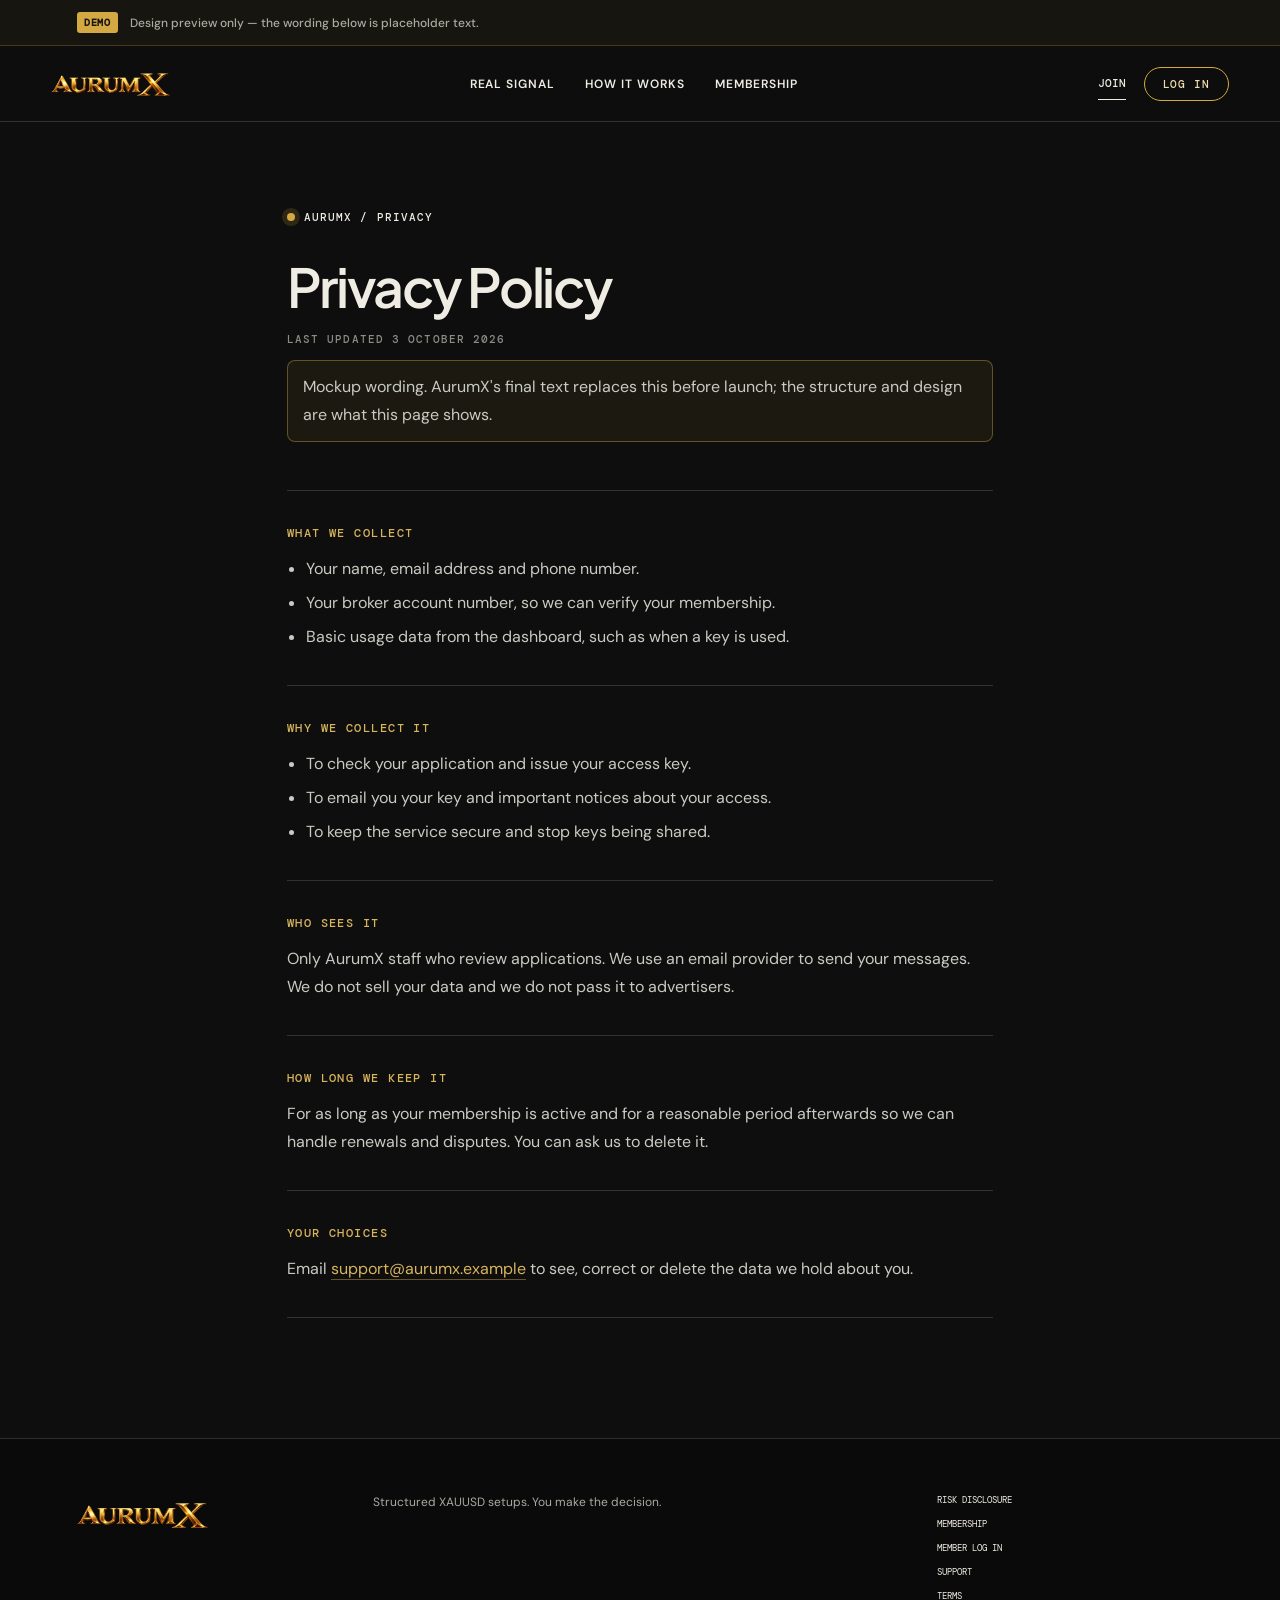
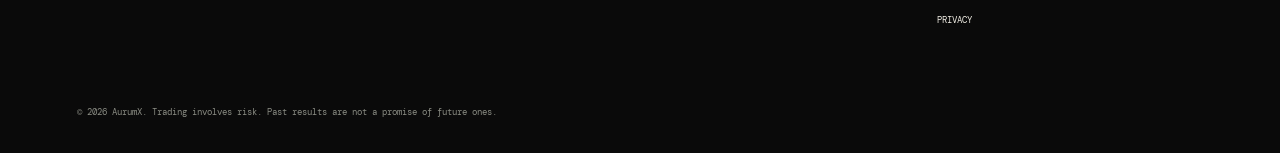
<file: privacy/index.html>
<!doctype html>
<html lang="en">
<head>
  <meta charset="utf-8">
  <meta name="viewport" content="width=device-width, initial-scale=1">
  <meta name="robots" content="noindex">
  <meta name="description" content="How AurumX collects, uses and protects your information.">
  <meta name="theme-color" content="#0e0e0e">
  <meta property="og:type" content="website">
  <meta property="og:site_name" content="AurumX">
  <meta property="og:title" content="Privacy Policy — AurumX">
  <meta property="og:description" content="How AurumX collects, uses and protects your information.">
  <meta property="og:image" content="https://aurumxmockup.vercel.app/assets/og-card.png">
  <meta property="og:image:type" content="image/png">
  <meta property="og:image:width" content="1200">
  <meta property="og:image:height" content="630">
  <meta property="og:image:alt" content="AurumX share card: gold signals with a plan behind them, two phones showing the signal and risk planner screens, and a Become a member button">
  <meta name="twitter:card" content="summary_large_image">
  <meta name="twitter:title" content="Privacy Policy — AurumX">
  <meta name="twitter:description" content="How AurumX collects, uses and protects your information.">
  <meta name="twitter:image" content="https://aurumxmockup.vercel.app/assets/og-card.png">
  <meta name="twitter:image:alt" content="AurumX share card: gold signals with a plan behind them, two phones showing the signal and risk planner screens, and a Become a member button">
  <link rel="icon" href="../assets/favicon-32.png" sizes="32x32" type="image/png">
  <link rel="icon" href="../assets/icon-192.png" sizes="192x192" type="image/png">
  <link rel="apple-touch-icon" href="../assets/apple-touch-icon.png">
  <title>Privacy Policy — AurumX</title>
  <link rel="preconnect" href="https://fonts.googleapis.com">
  <link rel="preconnect" href="https://fonts.gstatic.com" crossorigin>
  <link rel="stylesheet" href="https://fonts.googleapis.com/css2?family=DM+Mono:wght@400;500&family=DM+Sans:wght@400;500&family=Newsreader:ital@0;1&family=Plus+Jakarta+Sans:wght@500;600;700&display=swap">
  <link rel="stylesheet" href="../assets/site.css">
</head>
<body>
  <div class="demo-strip"><b>DEMO</b> <span>Design preview only &mdash; the wording below is placeholder text.</span></div>
  <header class="site-header">
    <a class="brand" href="../" aria-label="AurumX home"><img src="../assets/logo-wordmark.webp" width="420" height="134" alt="AurumX"></a>
    <nav aria-label="Main navigation">
      <a href="../#signal">Real signal</a><a href="../#process">How it works</a><a href="../membership/">Membership</a>
    </nav>
    <div class="nav-actions">
      <a class="nav-cta" href="../membership/">Join</a>
      <a class="nav-login" href="../access/">Log in</a>
    </div>
  </header>
  <main class="page legal">
    <div class="eyebrow"><i></i> AURUMX / PRIVACY</div>
    <h1>Privacy Policy</h1>
    <p class="updated">Last updated 3 October 2026</p>
    <p class="mock-note">Mockup wording. AurumX's final text replaces this before launch; the structure and design are what this page shows.</p>
    <div class="body">
      <section><h2>What we collect</h2><ul><li>Your name, email address and phone number.</li><li>Your broker account number, so we can verify your membership.</li><li>Basic usage data from the dashboard, such as when a key is used.</li></ul></section>
      <section><h2>Why we collect it</h2><ul><li>To check your application and issue your access key.</li><li>To email you your key and important notices about your access.</li><li>To keep the service secure and stop keys being shared.</li></ul></section>
      <section><h2>Who sees it</h2><p>Only AurumX staff who review applications. We use an email provider to send your messages. We do not sell your data and we do not pass it to advertisers.</p></section>
      <section><h2>How long we keep it</h2><p>For as long as your membership is active and for a reasonable period afterwards so we can handle renewals and disputes. You can ask us to delete it.</p></section>
      <section><h2>Your choices</h2><p>Email <a href="mailto:support@aurumx.example">support@aurumx.example</a> to see, correct or delete the data we hold about you.</p></section>
    </div>
  </main>
  <footer><a class="brand" href="../" aria-label="AurumX home"><img src="../assets/logo-wordmark.webp" width="420" height="134" alt="AurumX"></a><p>Structured XAUUSD setups. You make the decision.</p><div><a href="../#transparency">Risk disclosure</a><a href="../membership/">Membership</a><a href="../access/">Member log in</a><a href="../support/">Support</a><a href="../terms/">Terms</a><a href="../privacy/">Privacy</a></div><small>&copy; 2026 AurumX. Trading involves risk. Past results are not a promise of future ones.</small></footer>

</body>
</html>
</file>
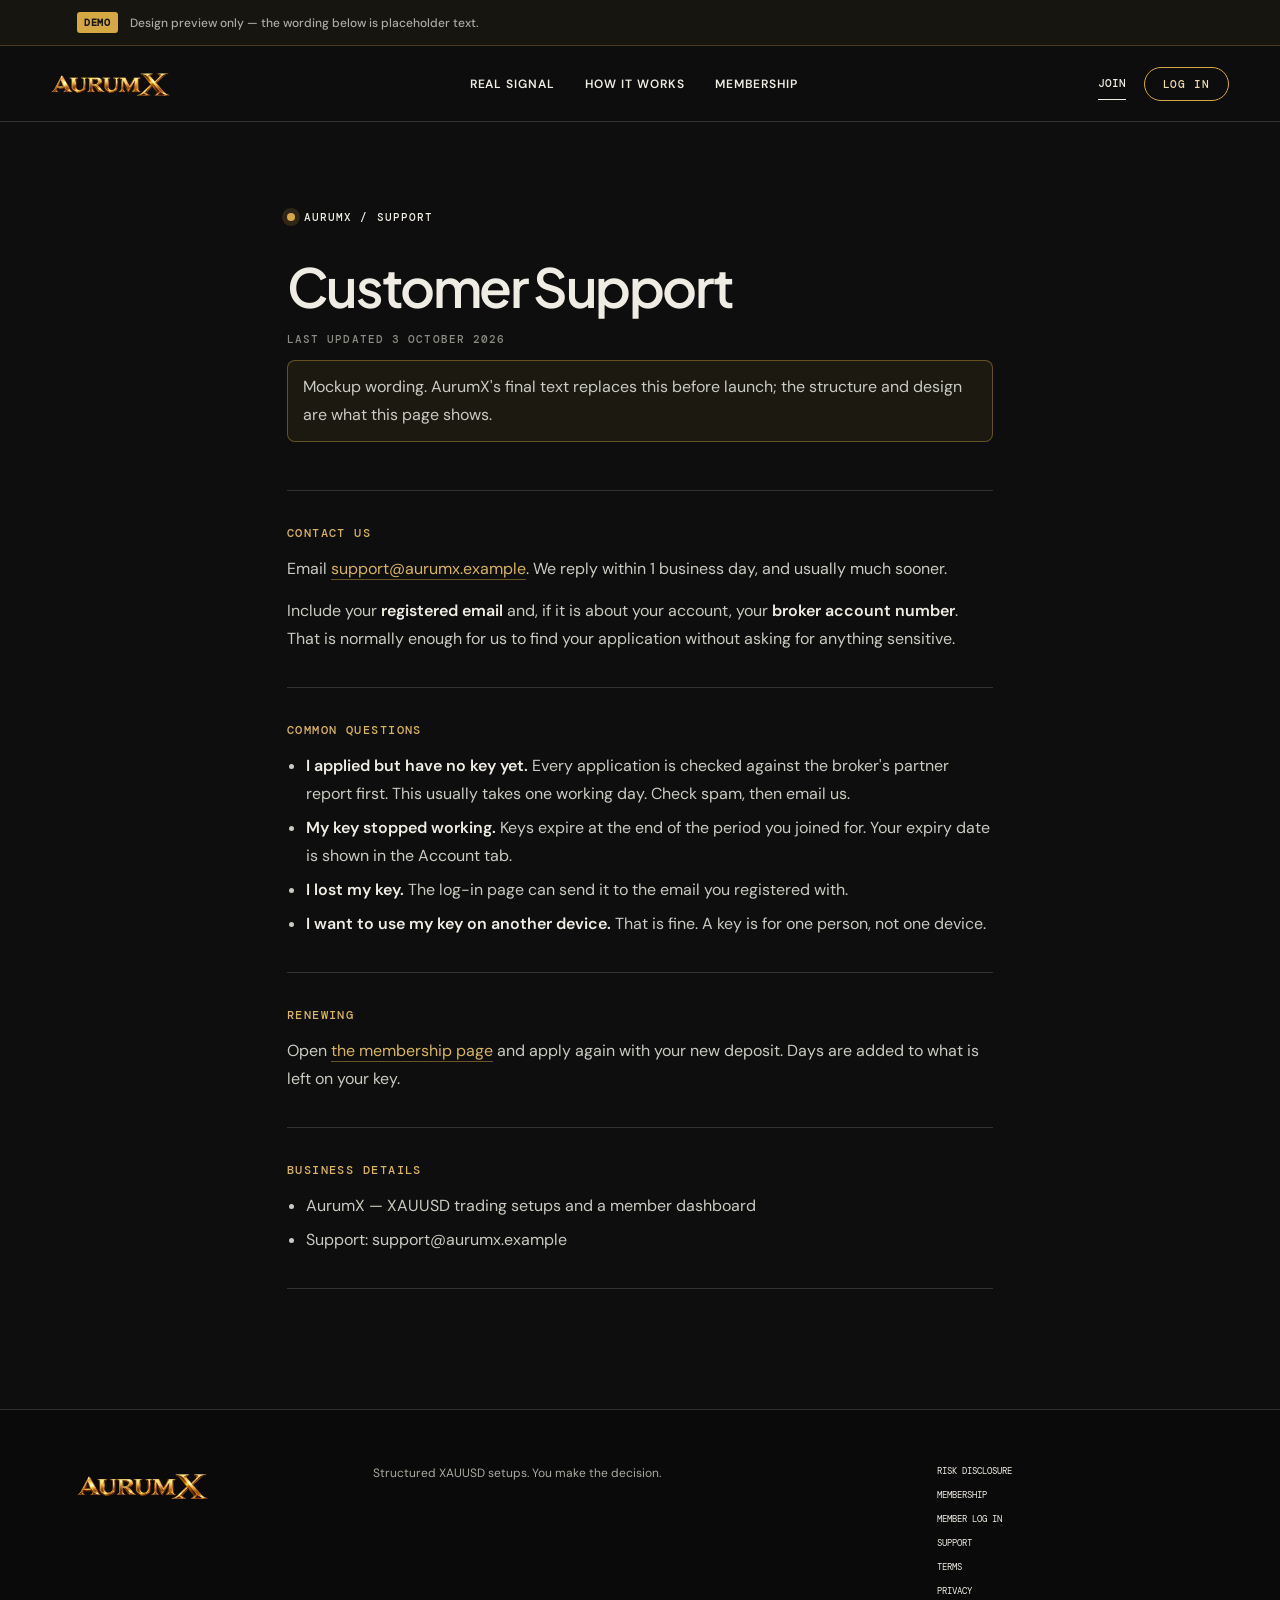
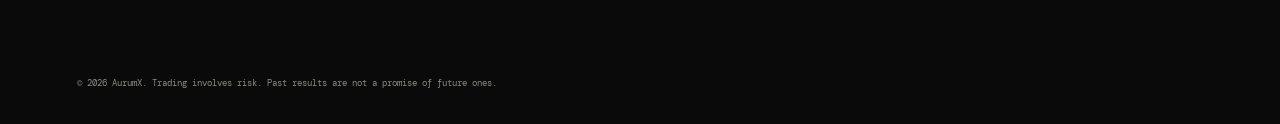
<file: support/index.html>
<!doctype html>
<html lang="en">
<head>
  <meta charset="utf-8">
  <meta name="viewport" content="width=device-width, initial-scale=1">
  <meta name="robots" content="noindex">
  <meta name="description" content="Contact AurumX support, recover a key, or ask about your membership.">
  <meta name="theme-color" content="#0e0e0e">
  <meta property="og:type" content="website">
  <meta property="og:site_name" content="AurumX">
  <meta property="og:title" content="Customer Support — AurumX">
  <meta property="og:description" content="Contact AurumX support, recover a key, or ask about your membership.">
  <meta property="og:image" content="https://aurumxmockup.vercel.app/assets/og-card.png">
  <meta property="og:image:type" content="image/png">
  <meta property="og:image:width" content="1200">
  <meta property="og:image:height" content="630">
  <meta property="og:image:alt" content="AurumX share card: gold signals with a plan behind them, two phones showing the signal and risk planner screens, and a Become a member button">
  <meta name="twitter:card" content="summary_large_image">
  <meta name="twitter:title" content="Customer Support — AurumX">
  <meta name="twitter:description" content="Contact AurumX support, recover a key, or ask about your membership.">
  <meta name="twitter:image" content="https://aurumxmockup.vercel.app/assets/og-card.png">
  <meta name="twitter:image:alt" content="AurumX share card: gold signals with a plan behind them, two phones showing the signal and risk planner screens, and a Become a member button">
  <link rel="icon" href="../assets/favicon-32.png" sizes="32x32" type="image/png">
  <link rel="icon" href="../assets/icon-192.png" sizes="192x192" type="image/png">
  <link rel="apple-touch-icon" href="../assets/apple-touch-icon.png">
  <title>Customer Support — AurumX</title>
  <link rel="preconnect" href="https://fonts.googleapis.com">
  <link rel="preconnect" href="https://fonts.gstatic.com" crossorigin>
  <link rel="stylesheet" href="https://fonts.googleapis.com/css2?family=DM+Mono:wght@400;500&family=DM+Sans:wght@400;500&family=Newsreader:ital@0;1&family=Plus+Jakarta+Sans:wght@500;600;700&display=swap">
  <link rel="stylesheet" href="../assets/site.css">
</head>
<body>
  <div class="demo-strip"><b>DEMO</b> <span>Design preview only &mdash; the wording below is placeholder text.</span></div>
  <header class="site-header">
    <a class="brand" href="../" aria-label="AurumX home"><img src="../assets/logo-wordmark.webp" width="420" height="134" alt="AurumX"></a>
    <nav aria-label="Main navigation">
      <a href="../#signal">Real signal</a><a href="../#process">How it works</a><a href="../membership/">Membership</a>
    </nav>
    <div class="nav-actions">
      <a class="nav-cta" href="../membership/">Join</a>
      <a class="nav-login" href="../access/">Log in</a>
    </div>
  </header>
  <main class="page legal">
    <div class="eyebrow"><i></i> AURUMX / SUPPORT</div>
    <h1>Customer Support</h1>
    <p class="updated">Last updated 3 October 2026</p>
    <p class="mock-note">Mockup wording. AurumX's final text replaces this before launch; the structure and design are what this page shows.</p>
    <div class="body">
      <section><h2>Contact us</h2><p>Email <a href="mailto:support@aurumx.example">support@aurumx.example</a>. We reply within 1 business day, and usually much sooner.</p><p>Include your <b>registered email</b> and, if it is about your account, your <b>broker account number</b>. That is normally enough for us to find your application without asking for anything sensitive.</p></section>
      <section><h2>Common questions</h2><ul><li><b>I applied but have no key yet.</b> Every application is checked against the broker's partner report first. This usually takes one working day. Check spam, then email us.</li><li><b>My key stopped working.</b> Keys expire at the end of the period you joined for. Your expiry date is shown in the Account tab.</li><li><b>I lost my key.</b> The log-in page can send it to the email you registered with.</li><li><b>I want to use my key on another device.</b> That is fine. A key is for one person, not one device.</li></ul></section>
      <section><h2>Renewing</h2><p>Open <a href="../membership/">the membership page</a> and apply again with your new deposit. Days are added to what is left on your key.</p></section>
      <section><h2>Business details</h2><ul><li>AurumX — XAUUSD trading setups and a member dashboard</li><li>Support: support@aurumx.example</li></ul></section>
    </div>
  </main>
  <footer><a class="brand" href="../" aria-label="AurumX home"><img src="../assets/logo-wordmark.webp" width="420" height="134" alt="AurumX"></a><p>Structured XAUUSD setups. You make the decision.</p><div><a href="../#transparency">Risk disclosure</a><a href="../membership/">Membership</a><a href="../access/">Member log in</a><a href="../support/">Support</a><a href="../terms/">Terms</a><a href="../privacy/">Privacy</a></div><small>&copy; 2026 AurumX. Trading involves risk. Past results are not a promise of future ones.</small></footer>

</body>
</html>
</file>
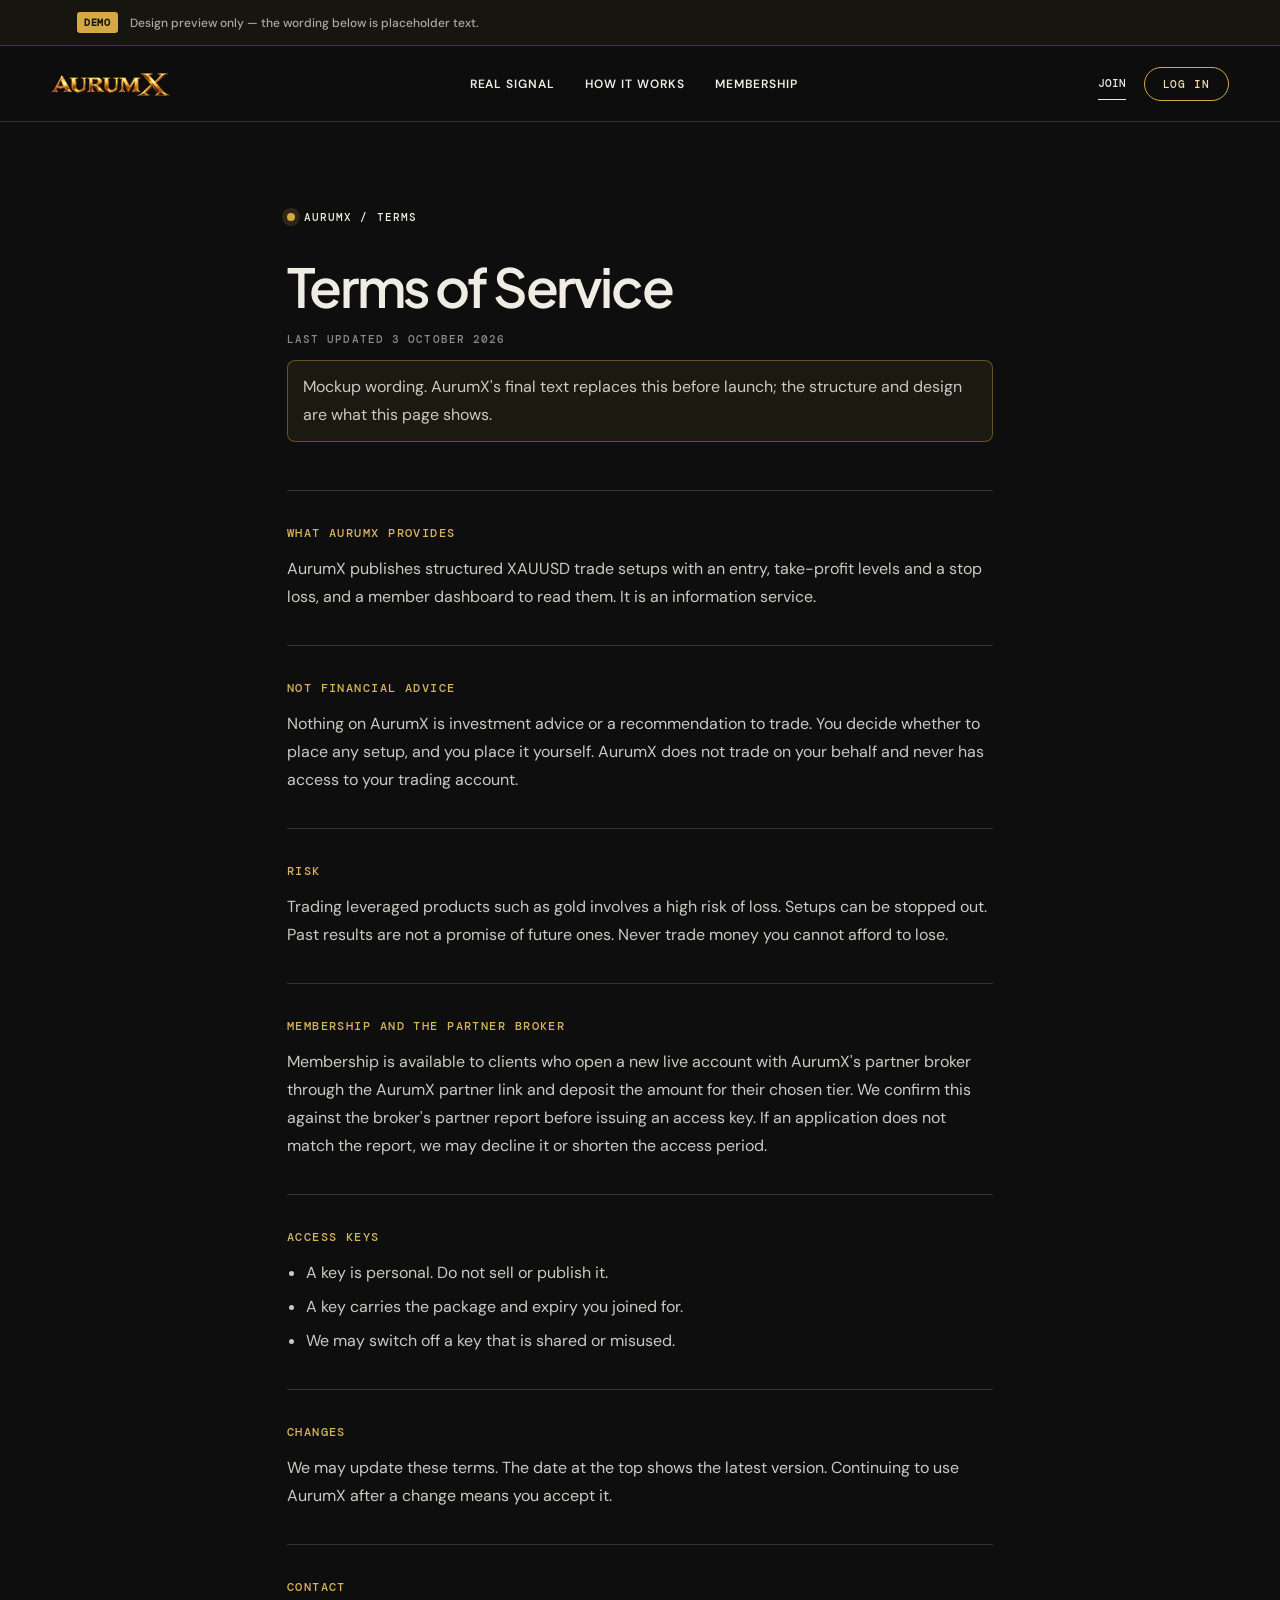
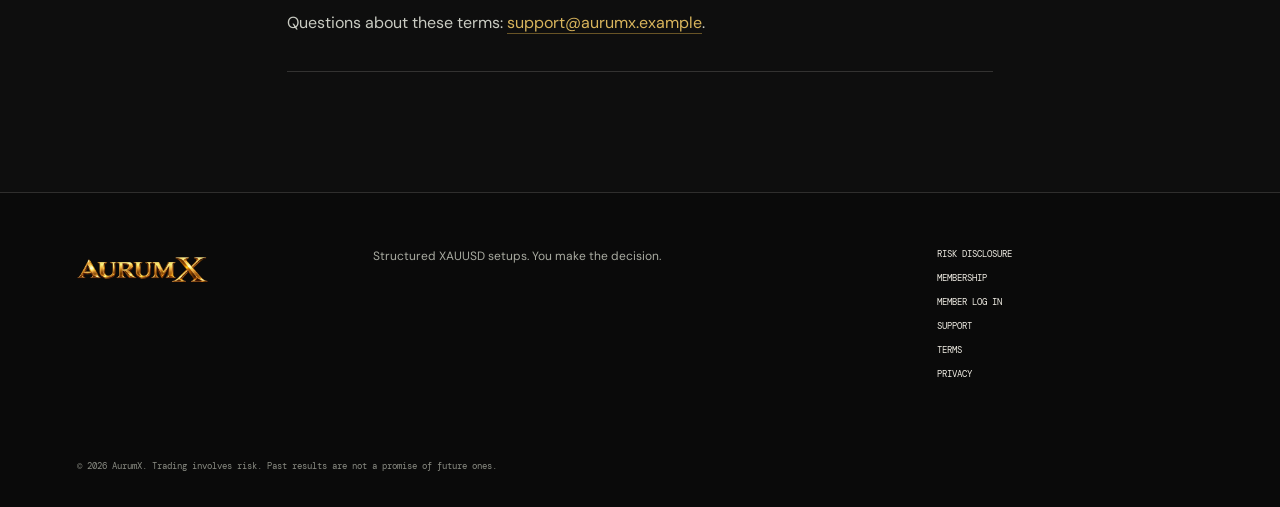
<file: terms/index.html>
<!doctype html>
<html lang="en">
<head>
  <meta charset="utf-8">
  <meta name="viewport" content="width=device-width, initial-scale=1">
  <meta name="robots" content="noindex">
  <meta name="description" content="The terms for using AurumX and its member dashboard.">
  <meta name="theme-color" content="#0e0e0e">
  <meta property="og:type" content="website">
  <meta property="og:site_name" content="AurumX">
  <meta property="og:title" content="Terms of Service — AurumX">
  <meta property="og:description" content="The terms for using AurumX and its member dashboard.">
  <meta property="og:image" content="https://aurumxmockup.vercel.app/assets/og-card.png">
  <meta property="og:image:type" content="image/png">
  <meta property="og:image:width" content="1200">
  <meta property="og:image:height" content="630">
  <meta property="og:image:alt" content="AurumX share card: gold signals with a plan behind them, two phones showing the signal and risk planner screens, and a Become a member button">
  <meta name="twitter:card" content="summary_large_image">
  <meta name="twitter:title" content="Terms of Service — AurumX">
  <meta name="twitter:description" content="The terms for using AurumX and its member dashboard.">
  <meta name="twitter:image" content="https://aurumxmockup.vercel.app/assets/og-card.png">
  <meta name="twitter:image:alt" content="AurumX share card: gold signals with a plan behind them, two phones showing the signal and risk planner screens, and a Become a member button">
  <link rel="icon" href="../assets/favicon-32.png" sizes="32x32" type="image/png">
  <link rel="icon" href="../assets/icon-192.png" sizes="192x192" type="image/png">
  <link rel="apple-touch-icon" href="../assets/apple-touch-icon.png">
  <title>Terms of Service — AurumX</title>
  <link rel="preconnect" href="https://fonts.googleapis.com">
  <link rel="preconnect" href="https://fonts.gstatic.com" crossorigin>
  <link rel="stylesheet" href="https://fonts.googleapis.com/css2?family=DM+Mono:wght@400;500&family=DM+Sans:wght@400;500&family=Newsreader:ital@0;1&family=Plus+Jakarta+Sans:wght@500;600;700&display=swap">
  <link rel="stylesheet" href="../assets/site.css">
</head>
<body>
  <div class="demo-strip"><b>DEMO</b> <span>Design preview only &mdash; the wording below is placeholder text.</span></div>
  <header class="site-header">
    <a class="brand" href="../" aria-label="AurumX home"><img src="../assets/logo-wordmark.webp" width="420" height="134" alt="AurumX"></a>
    <nav aria-label="Main navigation">
      <a href="../#signal">Real signal</a><a href="../#process">How it works</a><a href="../membership/">Membership</a>
    </nav>
    <div class="nav-actions">
      <a class="nav-cta" href="../membership/">Join</a>
      <a class="nav-login" href="../access/">Log in</a>
    </div>
  </header>
  <main class="page legal">
    <div class="eyebrow"><i></i> AURUMX / TERMS</div>
    <h1>Terms of Service</h1>
    <p class="updated">Last updated 3 October 2026</p>
    <p class="mock-note">Mockup wording. AurumX's final text replaces this before launch; the structure and design are what this page shows.</p>
    <div class="body">
      <section><h2>What AurumX provides</h2><p>AurumX publishes structured XAUUSD trade setups with an entry, take-profit levels and a stop loss, and a member dashboard to read them. It is an information service.</p></section>
      <section><h2>Not financial advice</h2><p>Nothing on AurumX is investment advice or a recommendation to trade. You decide whether to place any setup, and you place it yourself. AurumX does not trade on your behalf and never has access to your trading account.</p></section>
      <section><h2>Risk</h2><p>Trading leveraged products such as gold involves a high risk of loss. Setups can be stopped out. Past results are not a promise of future ones. Never trade money you cannot afford to lose.</p></section>
      <section><h2>Membership and the partner broker</h2><p>Membership is available to clients who open a new live account with AurumX's partner broker through the AurumX partner link and deposit the amount for their chosen tier. We confirm this against the broker's partner report before issuing an access key. If an application does not match the report, we may decline it or shorten the access period.</p></section>
      <section><h2>Access keys</h2><ul><li>A key is personal. Do not sell or publish it.</li><li>A key carries the package and expiry you joined for.</li><li>We may switch off a key that is shared or misused.</li></ul></section>
      <section><h2>Changes</h2><p>We may update these terms. The date at the top shows the latest version. Continuing to use AurumX after a change means you accept it.</p></section>
      <section><h2>Contact</h2><p>Questions about these terms: <a href="mailto:support@aurumx.example">support@aurumx.example</a>.</p></section>
    </div>
  </main>
  <footer><a class="brand" href="../" aria-label="AurumX home"><img src="../assets/logo-wordmark.webp" width="420" height="134" alt="AurumX"></a><p>Structured XAUUSD setups. You make the decision.</p><div><a href="../#transparency">Risk disclosure</a><a href="../membership/">Membership</a><a href="../access/">Member log in</a><a href="../support/">Support</a><a href="../terms/">Terms</a><a href="../privacy/">Privacy</a></div><small>&copy; 2026 AurumX. Trading involves risk. Past results are not a promise of future ones.</small></footer>

</body>
</html>
</file>
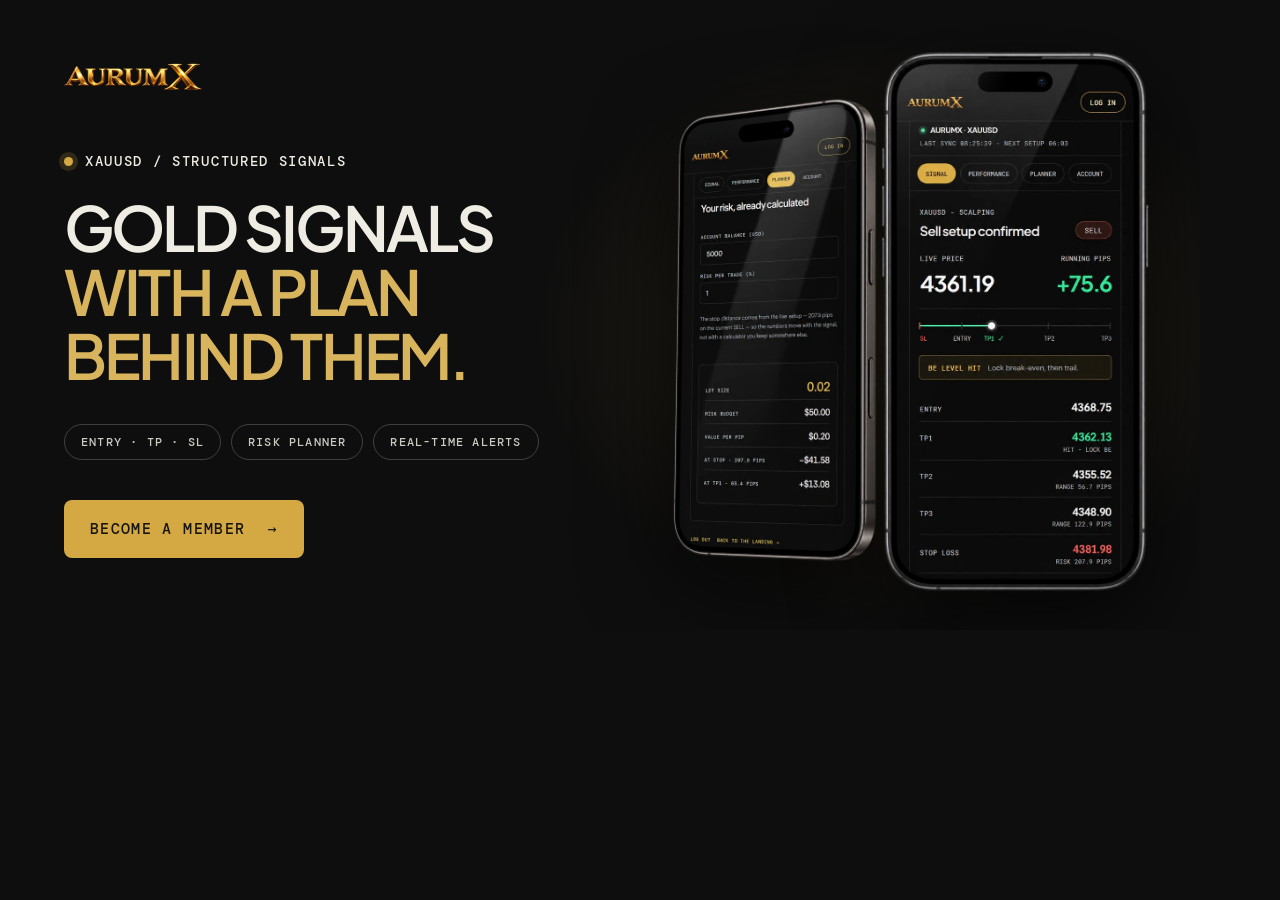
<file: tools/og/og-card.html>
<!doctype html>
<html lang="en"><head><meta charset="utf-8">
<!-- AurumX share card, 1200x630. Render: python tools/og/build.py (needs Playwright + network for the Google fonts). -->
<link rel="preconnect" href="https://fonts.googleapis.com">
<link rel="stylesheet" href="https://fonts.googleapis.com/css2?family=DM+Mono:wght@400;500&family=DM+Sans:wght@400;500&family=Plus+Jakarta+Sans:wght@500;600;700&display=swap">
<style>
*{box-sizing:border-box;margin:0}
html,body{width:1200px;height:630px;overflow:hidden;background:#0e0e0e}
.card{position:relative;width:1200px;height:630px;background:
  radial-gradient(520px 420px at 900px 330px,rgba(212,168,67,.16),rgba(212,168,67,0) 70%),#0e0e0e;color:#efece3;font-family:'DM Sans',sans-serif}
.logo{position:absolute;left:64px;top:54px;height:44px}
.kicker{position:absolute;left:64px;top:152px;display:flex;align-items:center;gap:12px;font:500 14px 'DM Mono',monospace;letter-spacing:.12em;color:#efece3}
.kicker i{width:9px;height:9px;border-radius:50%;background:#d4a843;box-shadow:0 0 0 5px rgba(212,168,67,.18)}
h1{position:absolute;left:64px;top:196px;width:600px;font:600 62px/1.03 'Plus Jakarta Sans',sans-serif;letter-spacing:-.045em}
h1 em{display:block;text-wrap:balance;font-style:normal;font-weight:600;color:#d8b45c}
.chips{position:absolute;left:64px;top:424px;display:flex;gap:10px}
.chips span{border:1px solid rgba(239,236,227,.22);border-radius:999px;padding:9px 16px;font:500 12px 'DM Mono',monospace;letter-spacing:.1em;color:#c9cbc2}
.cta{position:absolute;left:64px;top:500px;display:inline-flex;align-items:center;gap:22px;background:#d4a843;color:#17150f;border-radius:8px;padding:19px 26px;font:500 15px 'DM Mono',monospace;letter-spacing:.09em}
.phones{position:absolute;right:46px;top:34px;width:520px;height:570px}
.phones img{position:absolute;display:block;filter:drop-shadow(0 26px 44px rgba(0,0,0,.7))}
.phones .b{left:0;top:62px;height:468px}
.phones .a{right:2px;top:4px;height:560px;z-index:2}
</style></head>
<body><div class="card">
  <img class="logo" src="../../assets/logo-wordmark.webp" alt="AurumX">
  <div class="kicker"><i></i>XAUUSD / STRUCTURED SIGNALS</div>
  <h1>GOLD SIGNALS<em>WITH A PLAN BEHIND THEM.</em></h1>
  <div class="chips"><span>ENTRY &middot; TP &middot; SL</span><span>RISK PLANNER</span><span>REAL-TIME ALERTS</span></div>
  <div class="cta">BECOME A MEMBER <span>&rarr;</span></div>
  <div class="phones">
    <img class="b" src="../../assets/mock-phone-planner-angle.webp" alt="">
    <img class="a" src="../../assets/mock-phone-signal.webp" alt="">
  </div>
</div></body></html>
</file>
<file: assets/site.css>
:root{--ink:#10110f;--paper:#ebe9df;--soft:#d7d3c5;--acid:#a7c879;--muted:#7b7b70;--line:rgba(16,17,15,.18)}*{box-sizing:border-box}html{scroll-behavior:smooth}body{margin:0;background:var(--paper);color:var(--ink);font-family:Manrope,Arial,sans-serif;font-size:16px;overflow-x:hidden}a{color:inherit;text-decoration:none}.site-header{position:sticky;top:0;z-index:20;height:76px;padding:0 4vw;display:flex;align-items:center;justify-content:space-between;background:rgba(235,233,223,.92);backdrop-filter:blur(16px);border-bottom:1px solid var(--line)}.brand{font-size:19px;font-weight:700;letter-spacing:-.06em}.brand span{font-family:Newsreader,serif;font-weight:400;font-style:italic;margin-left:5px;color:#667b50}.site-header nav{display:flex;gap:30px;font-size:12px;font-weight:600;text-transform:uppercase;letter-spacing:.08em}.site-header nav a:hover{opacity:.55}.nav-cta{font:500 11px DM Mono,monospace;text-transform:uppercase;border-bottom:1px solid;padding:9px 0}.section-pad{padding:120px 6vw}.eyebrow,.section-intro>span,.section-intro>div>span,.transparency-copy>span{font:500 11px DM Mono,monospace;letter-spacing:.1em}.eyebrow{display:flex;align-items:center;gap:9px;margin-bottom:58px}.eyebrow i{display:block;width:8px;height:8px;border-radius:50%;background:#718c56;box-shadow:0 0 0 5px rgba(113,140,86,.14)}.hero{min-height:calc(100vh - 76px);display:flex;flex-direction:column;justify-content:center}.hero-grid{display:grid;grid-template-columns:1.05fr .95fr;gap:7vw;align-items:end}.hero h1,.section-intro h2,.transparency h2,.closing h2{margin:0;font-size:clamp(52px,6.3vw,104px);line-height:.87;letter-spacing:-.067em;font-weight:700}.hero h1 em,.section-intro h2 em,.closing h2 em{font-family:Newsreader,serif;font-weight:400}.hero-copy>p{max-width:600px;margin:42px 0 32px;font-size:20px;line-height:1.55}.button{display:inline-flex;align-items:center;justify-content:space-between;gap:45px;background:var(--ink);color:var(--paper);padding:17px 19px 17px 22px;font:500 12px DM Mono,monospace;text-transform:uppercase}.button:hover span{transform:translateX(5px)}.button span{transition:.2s}.micro-strip{display:flex;gap:20px;margin-top:55px;font:500 9px DM Mono,monospace;letter-spacing:.05em}.micro-strip span+span:before{content:'/';margin-right:20px;color:#999}.terminal-wrap{background:var(--ink);color:#e8e6dc;border-radius:2px;box-shadow:0 25px 70px rgba(0,0,0,.18)}.terminal-top,.terminal-data{display:flex;justify-content:space-between;align-items:center;padding:16px 18px;font:400 10px DM Mono,monospace;border-bottom:1px solid #2b2d29}.status{color:var(--acid)}.chart{height:300px;position:relative;background:linear-gradient(rgba(255,255,255,.035) 1px,transparent 1px),linear-gradient(90deg,rgba(255,255,255,.035) 1px,transparent 1px);background-size:100% 50px,70px 100%}.chart svg{position:absolute;inset:15px 0 0;width:100%;height:85%}.chart polyline{fill:none;stroke:var(--acid);stroke-width:2}.chart .area{fill:url(#fade)}.level{position:absolute;right:8px;padding:3px 5px;font:500 8px DM Mono;background:var(--ink);color:#a4a69f}.level:before{content:'';position:absolute;right:100%;top:50%;width:460px;border-top:1px dashed currentColor;opacity:.3}.l1{top:13%;color:var(--acid)}.l2{top:31%;color:var(--acid)}.l3{top:58%}.l4{top:80%;color:#d6856d}.terminal-data{border-top:1px solid #2b2d29;border-bottom:0}.terminal-data div{display:flex;flex-direction:column;gap:5px}.terminal-data small{color:#96988e}.demo-note{padding:11px 18px;background:#1a1c18;color:#96988e;font:400 8px DM Mono}.section-intro{max-width:960px}.section-intro h2{margin-top:35px}.section-intro>p{max-width:510px;font-size:18px;line-height:1.6;margin-top:28px}.receive{border-top:1px solid var(--line)}.receive-grid{display:grid;grid-template-columns:repeat(5,1fr);margin:80px 0 50px;border-top:1px solid var(--line);border-bottom:1px solid var(--line)}.receive-grid article{padding:24px 22px 50px;border-right:1px solid var(--line)}.receive-grid article:last-child{border:0}.receive-grid b{font:500 12px DM Mono}.receive-grid p{color:#55564f;font-size:13px;line-height:1.6}.text-link{display:inline-flex;gap:34px;border-bottom:1px solid;padding:10px 0;font:500 11px DM Mono;text-transform:uppercase}.proof{background:var(--ink);color:#dfddd3}.horizontal{max-width:none;display:flex;justify-content:space-between;align-items:end}.horizontal>p{max-width:440px;color:#b6b8af;margin:0}.proof-grid{display:grid;grid-template-columns:1.2fr .8fr;gap:7vw;margin-top:85px}.dashboard-card{border:1px solid #34362f;background:#141512}.dash-head,.dash-foot{display:flex;justify-content:space-between;padding:18px;font:400 9px DM Mono;color:#96988e}.dash-head{border-bottom:1px solid #34362f}.dash-chart{height:430px;position:relative;background:linear-gradient(rgba(255,255,255,.03) 1px,transparent 1px),linear-gradient(90deg,rgba(255,255,255,.03) 1px,transparent 1px);background-size:100% 54px,70px 100%;overflow:hidden}.candle{position:absolute;width:9px;background:#9cab89;bottom:20%;height:26%;box-shadow:0 -25px 0 -4px #9cab89,0 29px 0 -4px #9cab89}.c1{left:10%;height:18%}.c2{left:20%;height:35%;bottom:18%}.c3{left:31%;height:28%;bottom:32%}.c4{left:43%;height:42%;bottom:28%}.c5{left:54%;height:25%;bottom:50%}.c6{left:65%;height:48%;bottom:39%}.c7{left:76%;height:32%;bottom:59%}.c8{left:87%;height:50%;bottom:48%}.entry-line,.tp-line,.sl-line{position:absolute;left:0;right:0;border-top:1px dashed #777;font:400 8px DM Mono;text-align:right;padding-right:10px}.entry-line{top:58%}.tp-line{top:27%;color:var(--acid);border-color:var(--acid)}.sl-line{top:78%;color:#c67562;border-color:#c67562}.dash-foot{border-top:1px solid #34362f}.dash-foot b{color:#bbbdb4}.signal-sheet{position:relative}.demo-badge{display:inline-block;background:#d2ad54;color:#191815;padding:7px 9px;font:500 9px DM Mono}.signal-title{border-bottom:1px solid #34362f;padding:23px 0}.signal-title h3{font-size:42px;margin:0 0 12px}.signal-title span{display:block;color:#9b9d93;font:400 10px DM Mono;line-height:1.7}.signal-sheet dl{margin:0}.signal-sheet dl div{display:flex;justify-content:space-between;padding:13px 0;border-bottom:1px solid #292b27}.signal-sheet dt{font:400 10px DM Mono;color:#a2a49a}.signal-sheet dd{margin:0}.outcome{padding:24px 0 30px}.outcome small{font:400 9px DM Mono;color:#a2a49a}.outcome p{color:#bbbdb4}.transparency{background:#a6c179;display:grid;grid-template-columns:1fr 1fr;gap:5vw;position:relative;overflow:hidden}.risk-word{font-size:25vw;font-weight:700;line-height:.7;letter-spacing:-.1em;transform:rotate(-90deg) translate(-18%,15%);opacity:.12;white-space:nowrap}.transparency-copy{max-width:630px}.transparency h2{margin:30px 0}.transparency blockquote{font:400 26px/1.35 Newsreader,serif;margin:45px 0;padding-left:25px;border-left:1px solid}.transparency p{line-height:1.7}.button.light{background:var(--paper);color:var(--ink);margin-top:20px}.steps{display:grid;grid-template-columns:repeat(4,1fr);margin-top:75px;border-top:1px solid var(--line)}.steps article{padding:23px 28px 50px 0;border-right:1px solid var(--line);margin-right:28px}.steps article:last-child{border:0}.steps i{font:400 10px DM Mono;color:#777}.steps h3{margin-top:40px;font-size:16px}.steps p{font-size:13px;line-height:1.6;color:#55564f}.manifesto{margin-top:80px;border-top:1px solid;border-bottom:1px solid;padding:40px 0;font-size:clamp(20px,2.7vw,42px);font-weight:700;letter-spacing:-.04em}.manifesto em{font-family:Newsreader;font-weight:400}.pricing{background:#d6d2c5}.plans{display:grid;grid-template-columns:repeat(3,1fr);margin-top:80px}.plans article{position:relative;border:1px solid var(--ink);padding:38px;min-height:420px;display:flex;flex-direction:column;margin-right:-1px}.plans article>span{font:500 11px DM Mono}.plans h3{font-size:70px;margin:45px 0 0;letter-spacing:-.06em}.plans h3 small{font:400 9px DM Mono;letter-spacing:0}.plans strong{font:400 28px Newsreader}.plans p{color:#55564f}.plans a{margin-top:auto;background:var(--ink);color:var(--paper);padding:16px;font:500 10px DM Mono;text-transform:uppercase}.plans .featured{background:var(--ink);color:var(--paper)}.plans .featured p{color:#aaa}.plans .featured a{background:var(--acid);color:var(--ink)}.value-callout{position:absolute;top:-32px;left:-1px;right:-1px;height:32px;padding:9px;background:var(--acid);color:var(--ink);font:500 9px DM Mono;text-align:center}.closing{text-align:center}.closing>span{font:500 10px DM Mono}.closing h2{margin:35px auto 55px;max-width:1100px;font-size:clamp(46px,6vw,90px)}footer{padding:55px 6vw 35px;background:var(--ink);color:var(--paper);display:grid;grid-template-columns:1fr 2fr 1fr;gap:30px;align-items:start}footer p{margin:0;color:#a9aba1;font-size:12px}footer>div{display:flex;flex-direction:column;gap:12px;font:400 9px DM Mono;text-transform:uppercase}footer small{grid-column:1/-1;margin-top:50px;color:#8b8d84;font:400 9px DM Mono}
@media(max-width:900px){.site-header nav{display:none}.section-pad{padding:90px 6vw}.hero-grid,.proof-grid,.transparency{grid-template-columns:1fr}.terminal-wrap{margin-top:30px}.receive-grid{grid-template-columns:1fr 1fr}.receive-grid article{border-bottom:1px solid var(--line)}.horizontal{display:block}.horizontal>p{margin-top:30px}.risk-word{display:none}.steps{grid-template-columns:1fr 1fr}.plans{grid-template-columns:1fr;gap:35px}.plans article{min-height:340px}.value-callout{top:-32px}footer{grid-template-columns:1fr 1fr}}@media(max-width:560px){.hero h1{font-size:48px}.hero-copy>p{font-size:17px}.micro-strip{flex-wrap:wrap}.micro-strip span+span:before{display:none}.chart,.dash-chart{height:250px}.receive-grid,.steps{grid-template-columns:1fr}.receive-grid article,.steps article{border-right:0}.transparency{padding-top:75px}.plans h3{font-size:58px}footer{grid-template-columns:1fr}}

/* Softer professional typography */
body{font-family:'DM Sans',Arial,sans-serif}
.brand{font-family:'Plus Jakarta Sans',sans-serif;font-size:18px;letter-spacing:-.04em}
.brand span{font-family:'DM Sans',sans-serif;font-weight:500;font-style:normal;margin-left:6px}
.hero h1,.section-intro h2,.transparency h2,.closing h2{font-family:'Plus Jakarta Sans',sans-serif;font-size:clamp(44px,5.1vw,78px);line-height:1.02;letter-spacing:-.045em;font-weight:600}
.hero h1 em,.section-intro h2 em,.closing h2 em{font-family:'Plus Jakarta Sans',sans-serif;font-weight:500;font-style:normal;color:#687d52}
.hero-copy>p{margin-top:38px;font-size:19px;line-height:1.6}
.button{border-radius:6px}
.terminal-wrap{border-radius:10px;overflow:hidden}
.transparency blockquote{font:500 23px/1.5 'DM Sans',sans-serif}
.manifesto{font-family:'Plus Jakarta Sans',sans-serif;font-size:clamp(19px,2.3vw,34px);font-weight:600;letter-spacing:-.025em;line-height:1.35}
.manifesto em{font-family:'DM Sans',sans-serif;font-weight:400;font-style:normal}
.plans strong{font:500 27px 'DM Sans',sans-serif}
@media(max-width:560px){.hero h1{font-size:39px;line-height:1.08}}

/* ── TBWN theme ──────────────────────────────────────────────────────────────
   Snid's layout and voice, TBWN's colours. The reference ran cream + olive on
   a light ground; TBWN is black, gold and chrome, so the page is inverted:
   dark ground, one light interlude, one gold block. Structure untouched. */
:root{
  --paper:#0e0e0e;           /* the ground */
  --ink:#efece3;             /* inverted blocks + buttons */
  --soft:#1a1a19;
  --acid:#d4a843;            /* gold replaces the olive accent */
  --muted:#a9aba1;
  --line:rgba(239,236,227,.16);
}
body{background:var(--paper);color:#efece3}
.site-header{background:rgba(14,14,14,.9);border-bottom:1px solid var(--line)}
.brand{display:flex;align-items:center;gap:9px}
.brand img{height:26px;width:auto;display:block}
.brand span{color:#d4a843;font-family:'DM Sans',sans-serif;font-style:normal;font-weight:500}
.eyebrow i{background:#d4a843;box-shadow:0 0 0 5px rgba(212,168,67,.16)}
.hero h1 em,.section-intro h2 em,.closing h2 em{color:#d8b45c}
.hero-copy>p,.section-intro>p{color:#c9cbc2}
.button{background:var(--ink);color:#12120f}
.button.gold{background:#d4a843;color:#12120f}
.micro-strip{color:#a9aba1}
.terminal-wrap{background:#000;box-shadow:0 25px 70px rgba(0,0,0,.6);border:1px solid #23231f}
.chart polyline{stroke:#d4a843}
.level.l1,.level.l2{color:#d4a843}
.receive-grid article p,.steps p{color:#b6b8af}
.receive-grid,.receive-grid article,.steps,.steps article{border-color:var(--line)}
/* the one light interlude */
.proof{background:#efece3;color:#16160f}
.proof .section-intro h2 em{color:#8a6a18}
.proof .horizontal>p{color:#55564f}
.proof .shots-copy li{border-color:rgba(20,20,15,.16);color:#3f4038}
.proof .shots-copy h3,.proof .tablet-shot h3{color:#16160f}
.proof .text-link{color:#16160f}
.proof .signal-title h3{color:#16160f}
.dashboard-card{background:#0d0d0c;border-color:#26261f}
.candle{background:#d4a843;box-shadow:0 -25px 0 -4px #d4a843,0 29px 0 -4px #d4a843}
.tp-line{color:#d4a843;border-color:#d4a843}
.demo-badge{background:#d4a843;color:#17150f}
.signal-title h3{color:#efece3}
.text-link{color:inherit}
/* the accent block */
.transparency{background:#d4a843;color:#15140f}
.transparency blockquote,.transparency p{color:#221f16}
.transparency h2 em{color:#3a3116}
.button.light{background:#12120f;color:#efece3}
.manifesto{border-color:var(--line)}
.manifesto em{color:#d8b45c}
/* pricing band */
.pricing{background:#151517}
.plans article{border-color:var(--line)}
.plans p{color:#b6b8af}
.plans a{background:var(--ink);color:#12120f}
.plans .featured{background:#efece3;color:#16160f}
.plans .featured p{color:#55564f}
.plans .featured a{background:#d4a843;color:#17150f}
.value-callout{background:#d4a843;color:#17150f}
.plans strong{color:#d8b45c}
/* nav: plans + member log in */
.nav-actions{display:flex;align-items:center;gap:18px}
.nav-login{border:1px solid #d4a843;color:#f0dcae;border-radius:999px;padding:9px 18px;font:500 11px DM Mono,monospace;text-transform:uppercase;letter-spacing:.08em;transition:background .18s ease,color .18s ease}
.nav-login:hover{background:#d4a843;color:#17150f}
@media(max-width:560px){.nav-actions{gap:12px}.nav-cta{display:none}.nav-login{padding:8px 14px;font-size:10px}}
/* hero shots */
.hero-shots{display:flex;align-items:flex-end;justify-content:center}
.hero-shots img{filter:drop-shadow(0 34px 70px rgba(0,0,0,.72))}
.hero-shots img.a{height:452px;position:relative;z-index:2;margin-left:-78px}
.hero-shots img.b{height:500px}
@media(max-width:900px){.hero-shots{margin-top:46px}.hero-shots img.a{height:316px;margin-left:-58px}.hero-shots img.b{height:350px}}
/* product shots */
.shots{display:grid;grid-template-columns:1.05fr .95fr;gap:6vw;align-items:center;margin-top:80px}
.shots-phones{display:flex;align-items:flex-end;justify-content:center}
.shots-phones img{filter:drop-shadow(0 30px 60px rgba(0,0,0,.6))}
.shots-phones img.a{height:420px;position:relative;z-index:2}
.shots-phones img.b{height:484px;margin-left:-30px}
.shots-copy h3{font-family:'Plus Jakarta Sans',sans-serif;font-size:clamp(28px,3vw,44px);letter-spacing:-.04em;margin:18px 0 0}
.shots-copy ul{list-style:none;padding:0;margin:26px 0 0;display:grid;gap:10px}
.shots-copy li{border-top:1px solid var(--line);padding-top:10px;font-size:14px;color:#c9cbc2}
.tablet-shot{margin-top:70px;border-top:1px solid var(--line);padding-top:60px;text-align:center}
.tablet-shot img{width:100%;max-width:980px;filter:drop-shadow(0 30px 70px rgba(0,0,0,.6))}
/* the record */
.record-grid{display:grid;grid-template-columns:repeat(4,1fr);border-top:1px solid var(--line);border-bottom:1px solid var(--line);margin-top:70px}
.record-grid article{padding:26px 22px 44px;border-right:1px solid var(--line)}
.record-grid article:last-child{border-right:0}
.record-grid b{display:block;font:500 11px DM Mono,monospace;color:#a9aba1;letter-spacing:.1em}
.record-grid strong{display:block;margin-top:14px;font-family:'Plus Jakarta Sans',sans-serif;font-size:40px;font-weight:600;letter-spacing:-.04em;color:#efece3}
.record-grid strong.gold{color:#d8b45c}
.record-grid small{display:block;margin-top:10px;font-size:12px;color:#9b9d93;line-height:1.6}
.record-note{margin-top:26px;font-size:12px;color:#9b9d93;line-height:1.7;max-width:760px}
footer{background:#0a0a0a;color:#efece3;border-top:1px solid var(--line)}
@media(max-width:900px){.shots{grid-template-columns:1fr}.record-grid{grid-template-columns:repeat(2,1fr)}.record-grid article:nth-child(2){border-right:0}.shots-phones img.a{height:300px}.shots-phones img.b{height:346px;margin-left:-20px}}

[hidden]{display:none!important}

/* ── shared page furniture (used by /access and /membership) ────────────────
   The landing is built from full-bleed editorial sections; the member-facing
   pages are forms and panels. They borrow the same ramp: mono eyebrow, Plus
   Jakarta headline, hairline rules, gold as the only chrome accent. */
.page{padding:88px 6vw 120px;max-width:1280px;margin:0 auto}
.page-head{display:grid;grid-template-columns:1.05fr .95fr;gap:6vw;align-items:end;border-bottom:1px solid var(--line);padding-bottom:52px}
.page-head h1{font-family:'Plus Jakarta Sans',sans-serif;font-size:clamp(38px,4.6vw,68px);line-height:1.03;letter-spacing:-.045em;font-weight:600;margin:22px 0 0}
.page-head h1 em{font-style:normal;font-weight:500;color:#d8b45c}
.page-head p{margin:0;color:#c9cbc2;font-size:18px;line-height:1.6}
.card{border:1px solid var(--line);background:#141413;border-radius:10px;padding:30px}
.card>h2{font-family:'Plus Jakarta Sans',sans-serif;font-size:22px;letter-spacing:-.03em;font-weight:600;margin:0 0 6px}
.card>h2+p{margin:0;color:#a9aba1;font-size:13px;line-height:1.6}
.field{display:grid;gap:8px;margin-top:20px}
.field label{font:500 10px DM Mono,monospace;letter-spacing:.1em;text-transform:uppercase;color:#a9aba1}
.field input,.field select{width:100%;background:#0b0b0a;border:1px solid var(--line);border-radius:6px;padding:14px 15px;color:#efece3;font:400 15px 'DM Sans',sans-serif}
.field input:focus,.field select:focus{outline:none;border-color:#d4a843}
.field input::placeholder{color:#7a7c72}
.field input.mono{font:500 16px DM Mono,monospace;letter-spacing:.14em}
.field .hint{font-size:12px;color:#9b9d93;line-height:1.6}
.btn-gold{display:flex;align-items:center;justify-content:space-between;gap:20px;width:100%;margin-top:26px;background:#d4a843;color:#17150f;border:0;border-radius:6px;padding:17px 20px;font:500 12px DM Mono,monospace;text-transform:uppercase;letter-spacing:.08em;cursor:pointer}
.btn-gold:hover{background:#e0b855}
.btn-ghost{display:inline-flex;align-items:center;gap:14px;border:1px solid var(--line);border-radius:6px;padding:14px 18px;font:500 11px DM Mono,monospace;text-transform:uppercase;letter-spacing:.08em;color:#efece3;background:transparent;cursor:pointer}
.btn-ghost:hover{border-color:#d4a843;color:#f0dcae}
.inline-links{display:flex;flex-wrap:wrap;gap:22px;margin-top:20px;font:500 10px DM Mono,monospace;text-transform:uppercase;letter-spacing:.08em}
.inline-links a{color:#d8b45c;border-bottom:1px solid rgba(212,168,67,.4);padding-bottom:3px}
.inline-links a:hover{border-color:#d8b45c}
.note{margin-top:26px;font-size:12px;line-height:1.7;color:#9b9d93}
.demo-strip{display:flex;align-items:center;gap:12px;padding:12px 6vw;background:#17150f;border-bottom:1px solid rgba(212,168,67,.24);font:500 10px DM Mono,monospace;letter-spacing:.08em;color:#d8b45c}
.demo-strip b{background:#d4a843;color:#17150f;padding:4px 7px;border-radius:3px}
.demo-strip span{color:#a9aba1;text-transform:none;letter-spacing:0;font-family:'DM Sans',sans-serif;font-size:12px}
@media(max-width:900px){.page{padding:60px 6vw 90px}.page-head{grid-template-columns:1fr;gap:28px;padding-bottom:38px}.card{padding:24px}.demo-strip{flex-wrap:wrap;gap:8px}}

/* ── mobile pass ────────────────────────────────────────────────────────────
   Three things the desktop layout hid: the ledger's numbers forced their grid
   track wider than the screen, the mono labels sat at 9–10px, and the footer
   and inline links were 12–17px tall — smaller than a fingertip. */
@media(max-width:600px){
  .record-grid{grid-template-columns:1fr 1fr}
  .record-grid article{min-width:0;padding:20px 16px 30px}
  .record-grid strong{font-size:28px}
  .record-grid b{font-size:10px}
  .record-grid small{font-size:11px}
  .record-note{font-size:13px}

  .eyebrow,.section-intro>span,.section-intro>div>span,.transparency-copy>span,
  .micro-strip,.demo-badge,.steps i,.plans article>span,.plans a,.value-callout,
  .field label,.inline-links,.nav-cta,.nav-login,.text-link,.btn-gold,.btn-ghost,
  .demo-strip,footer>div{font-size:11px}
  .field .hint,.note{font-size:12.5px}

  footer>div a{display:block;padding:9px 0}
  footer small{font-size:10px}
  .inline-links{gap:18px}
  .inline-links a{padding:9px 0}
  .nav-login{padding:11px 16px}
  .text-link{padding:13px 0}
  .plans h3 small{font-size:10px}
  .site-header .brand{padding:8px 0}
  .page{padding:54px 6vw 84px}
}

/* ── AurumX additions ────────────────────────────────────────────────────────
   Wordmark in place of an image logo (the real logo replaces it later), plus the
   few pieces TBWN's demo did not have: admin table, legal text, partner-code box. */
.brand{gap:0;font-family:'Plus Jakarta Sans',sans-serif;font-size:21px;font-weight:700;letter-spacing:.06em;color:#efece3;white-space:nowrap}
.brand span{margin-left:0;color:#d4a843;font-family:'Plus Jakarta Sans',sans-serif;font-weight:700}
footer .brand{font-size:19px}
.sample-tag{display:inline-block;margin-left:10px;border:1px solid rgba(212,168,67,.5);border-radius:3px;padding:3px 7px;font:500 9px DM Mono,monospace;letter-spacing:.1em;color:#e2bf72;vertical-align:middle}
.toast{position:fixed;left:50%;bottom:26px;transform:translateX(-50%);z-index:80;max-width:min(520px,calc(100vw - 32px));background:#17150f;border:1px solid rgba(212,168,67,.55);border-radius:8px;padding:14px 18px;font-size:14px;line-height:1.55;color:#f0dcae;box-shadow:0 14px 40px rgba(0,0,0,.6)}

/* partner box on /membership */
.partner{margin-top:24px;border:1px solid rgba(212,168,67,.4);background:rgba(212,168,67,.07);border-radius:8px;padding:20px}
.partner b{font:500 10px DM Mono,monospace;letter-spacing:.1em;color:#e2bf72}
.partner p{margin:8px 0 0;color:#c9cbc2;font-size:14px;line-height:1.6}
.partner-row{display:flex;align-items:center;gap:12px;flex-wrap:wrap;margin-top:14px}
.partner-row code{font:500 20px DM Mono,monospace;letter-spacing:.16em;color:#f0dcae}
.partner-row .btn-ghost{padding:10px 14px}
.tier-pick{display:grid;gap:10px;margin-top:8px}
.tier-pick label{display:flex;align-items:center;justify-content:space-between;gap:16px;border:1px solid var(--line);border-radius:8px;padding:15px 16px;cursor:pointer;font:400 14px 'DM Sans',sans-serif;letter-spacing:0;text-transform:none;color:#efece3}
.tier-pick label:hover{border-color:rgba(212,168,67,.55)}
.tier-pick label{position:relative}
.tier-pick input{position:absolute;inset:0;width:100%;height:100%;margin:0;opacity:0;cursor:pointer}
.tier-pick input:checked+span{color:#f0dcae}
.tier-pick label:has(input:checked){border-color:#d4a843;background:rgba(212,168,67,.08)}
.tier-pick small{font:500 10px DM Mono,monospace;letter-spacing:.08em;color:#a9aba1;text-transform:uppercase}
.tier-pick strong{font:600 17px 'Plus Jakarta Sans',sans-serif;letter-spacing:-.02em}

/* admin */
.stats3{display:grid;grid-template-columns:repeat(3,1fr);border-top:1px solid var(--line);border-bottom:1px solid var(--line);margin-top:44px}
.stats3 article{padding:22px 20px;border-right:1px solid var(--line)}
.stats3 article:last-child{border-right:0}
.stats3 b{font:500 10px DM Mono,monospace;letter-spacing:.1em;color:#a9aba1}
.stats3 strong{display:block;margin-top:10px;font:600 36px 'Plus Jakarta Sans',sans-serif;letter-spacing:-.04em}
.apps-wrap{margin-top:30px;overflow-x:auto;border:1px solid var(--line);border-radius:10px;background:#111110}
.apps{width:100%;border-collapse:collapse;min-width:820px;font-size:14px}
.apps th{padding:14px 16px;text-align:left;font:500 10px DM Mono,monospace;letter-spacing:.1em;color:#a9aba1;border-bottom:1px solid var(--line);white-space:nowrap}
.apps td{padding:15px 16px;border-bottom:1px solid var(--line);color:#c9cbc2;vertical-align:top}
.apps tr:last-child td{border-bottom:0}
.apps td b{color:#efece3;font-weight:600}
.apps td small{display:block;margin-top:3px;font:400 11px DM Mono,monospace;color:#8b8d84}
.apps code{font:500 13px DM Mono,monospace;letter-spacing:.1em;color:#f0dcae}
.pill{display:inline-block;border-radius:999px;padding:5px 11px;font:500 10px DM Mono,monospace;letter-spacing:.08em;text-transform:uppercase;border:1px solid var(--line)}
.pill.pending{border-color:rgba(212,168,67,.5);color:#e2bf72}
.pill.approved{border-color:rgba(61,220,151,.5);color:#3ddc97}
.pill.rejected{border-color:rgba(224,100,79,.5);color:#e0644f}
.row-actions{display:flex;gap:8px;flex-wrap:wrap}
.row-actions button{border-radius:6px;padding:9px 13px;font:500 10px DM Mono,monospace;letter-spacing:.08em;text-transform:uppercase;cursor:pointer;background:transparent;color:#efece3;border:1px solid var(--line)}
.row-actions .ok{background:#d4a843;border-color:#d4a843;color:#17150f}
.row-actions button:hover{border-color:#d4a843}
.empty{padding:34px;text-align:center;color:#9b9d93}

/* legal + support */
.legal{max-width:860px}
.legal .eyebrow{margin-bottom:34px}
.legal h1{margin:0;font-family:'Plus Jakarta Sans',sans-serif;font-size:clamp(34px,4.2vw,56px);line-height:1.05;letter-spacing:-.045em;font-weight:600}
.legal .updated{margin:18px 0 0;font:500 11px DM Mono,monospace;letter-spacing:.1em;text-transform:uppercase;color:#8b8d84}
.legal .body{margin-top:48px;border-top:1px solid var(--line)}
.legal section{padding:34px 0;border-bottom:1px solid var(--line)}
.legal h2{margin:0;font:500 12px DM Mono,monospace;letter-spacing:.12em;text-transform:uppercase;color:#d8b45c}
.legal p,.legal ul{margin:14px 0 0;max-width:68ch;font-size:16px;line-height:1.75;color:#c9cbc2}
.legal ul{padding-left:1.2em}
.legal li{margin-top:6px}
.legal b{color:#efece3;font-weight:600}
.legal a{color:#d8b45c;border-bottom:1px solid rgba(212,168,67,.45)}
.mock-note{margin-top:18px;border:1px solid rgba(212,168,67,.4);background:rgba(212,168,67,.07);border-radius:8px;padding:12px 15px;font-size:13px;line-height:1.6;color:#c9cbc2;max-width:68ch}
@media(max-width:900px){.stats3{grid-template-columns:1fr}.stats3 article{border-right:0;border-bottom:1px solid var(--line)}}
@media(max-width:600px){.brand{font-size:19px}.partner-row code{font-size:17px}.tier-pick label{padding:14px}.legal section{padding:28px 0}.legal a{padding:4px 0}.pill,.row-actions button,.partner b{font-size:11px}}
.faq{background:var(--paper);border-top:1px solid var(--line)}
.faq-list{margin-top:60px;max-width:860px;border-top:1px solid var(--line)}
.faq-list details{border-bottom:1px solid var(--line);padding:22px 0}
.faq-list summary{cursor:pointer;list-style:none;display:flex;justify-content:space-between;gap:24px;font:600 17px 'Plus Jakarta Sans',sans-serif;letter-spacing:-.02em}
.faq-list summary::-webkit-details-marker{display:none}
.faq-list summary:after{content:'+';font:400 22px DM Mono,monospace;color:#d4a843;line-height:1}
.faq-list details[open] summary:after{content:'\2013'}
.faq-list p{margin:14px 0 0;max-width:640px;color:#b6b8af;line-height:1.7;font-size:15px}
.note-line{margin:34px 0 0;font-size:14px;color:#b6b8af}
.hero-shots img,.shots-phones img{width:auto}
:focus-visible{outline:2px solid #d4a843;outline-offset:3px}
.sample-line{margin-top:18px;font:500 11px DM Mono,monospace;letter-spacing:.08em;color:#e2bf72}

/* official AurumX wordmark (replaces the typed placeholder) */
.brand{display:flex;align-items:center;padding:0}
.brand img{height:38px;width:auto;display:block}
footer .brand img{height:42px}
@media(max-width:600px){.site-header .brand img{height:31px}.site-header .brand{padding:0}}
.tablet-shot img{height:auto}

/* round AX emblem: closing seal on the landing, mark at the top of the log-in card */
.seal{display:block;height:116px;width:auto;margin:0 auto 28px;filter:drop-shadow(0 14px 30px rgba(212,168,67,.18))}
.card .seal{height:68px;margin:0 0 20px;filter:none}
@media(max-width:600px){.seal{height:92px}.card .seal{height:60px}}
</file>
